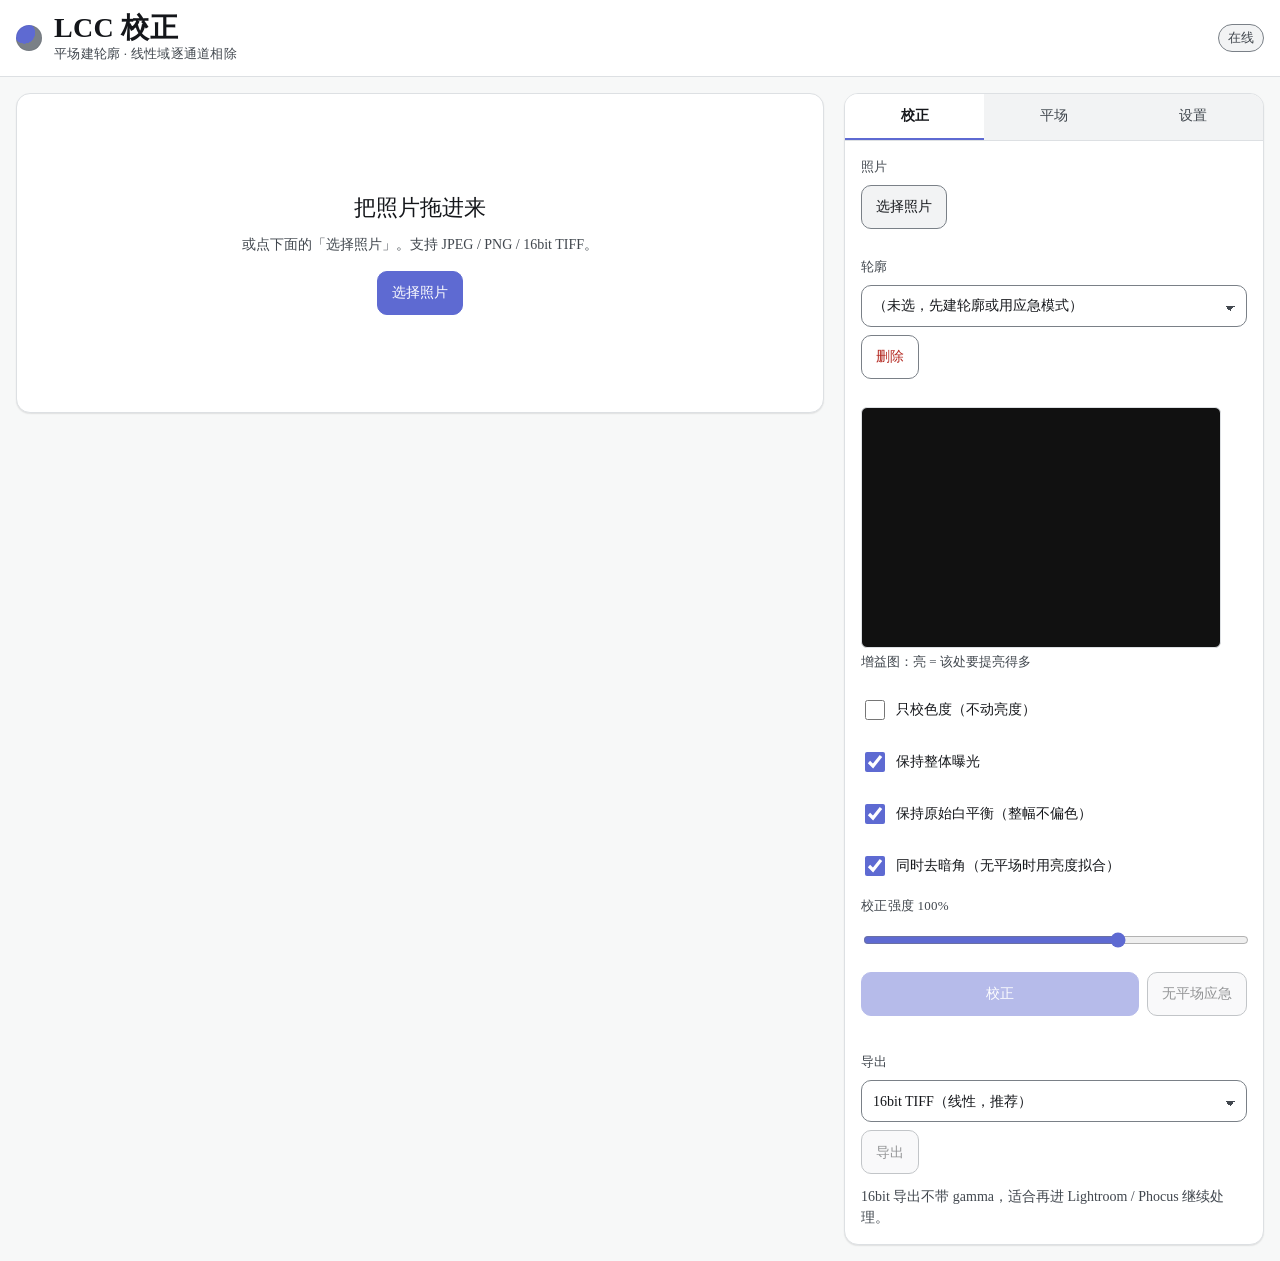
<file: index.html>
<!DOCTYPE html>
<html lang="zh-CN">
<head>
<meta charset="utf-8">
<meta name="viewport" content="width=device-width, initial-scale=1, viewport-fit=cover">
<title>LCC 校正 · 色偏与暗角</title>
<meta name="description" content="浏览器内完成镜头色偏与暗角校正：平场建轮廓，线性域逐通道相除。Mac 与手机都能用，离线可用。">
<meta name="theme-color" content="#f7f8f8">
<link rel="manifest" href="manifest.webmanifest">
<link rel="apple-touch-icon" href="icons/apple-touch-icon.png">
<meta name="apple-mobile-web-app-capable" content="yes">
<meta name="apple-mobile-web-app-status-bar-style" content="default">
<meta name="apple-mobile-web-app-title" content="LCC 校正">
<link rel="stylesheet" href="styles.css">
<link rel="stylesheet" href="tokens.css">
</head>
<body>

<header class="top">
  <div class="brand">
    <span class="mark" aria-hidden="true"></span>
    <div>
      <h1>LCC 校正</h1>
      <p class="sub">平场建轮廓 · 线性域逐通道相除</p>
    </div>
  </div>
  <div class="top-actions">
    <span id="netState" class="pill" title="离线也能用">在线</span>
    <button id="installBtn" class="btn ghost" hidden>安装到本机</button>
  </div>
</header>

<main class="layout">
  <section class="stage" aria-label="图像预览">
    <div id="emptyState" class="empty">
      <p class="empty-title">把照片拖进来</p>
      <p class="empty-hint">或点下面的「选择照片」。支持 JPEG / PNG / 16bit TIFF。</p>
      <button id="pickPhotoEmpty" class="btn primary">选择照片</button>
    </div>

    <div id="viewer" class="viewer" hidden>
      <div class="canvas-wrap">
        <canvas id="cvBefore" aria-label="校正前"></canvas>
        <canvas id="cvAfter" aria-label="校正后"></canvas>
        <div id="splitHandle" class="split-handle" title="拖动对比"></div>
        <span class="tag tag-before">校正前</span>
        <span class="tag tag-after">校正后</span>
        <span id="noResult" class="tag nores">未校正 · 左右是同一张</span>
      </div>
      <input id="split" class="split" type="range" min="0" max="100" value="50" aria-label="前后对比">
      <div class="viewer-meta">
        <span id="imgMeta" class="mono"></span>
        <span id="resultMeta" class="mono dim"></span>
      </div>
    </div>
  </section>

  <aside class="panel" aria-label="控制面板">
    <nav class="tabs" role="tablist">
      <button class="tab is-active" data-tab="correct" role="tab">校正</button>
      <button class="tab" data-tab="flat" role="tab">平场</button>
      <button class="tab" data-tab="settings" role="tab">设置</button>
    </nav>

    <!-- 校正 -->
    <section class="tab-panel is-active" data-panel="correct">
      <div class="field">
        <label class="label" for="photoInput">照片</label>
        <div class="row">
          <input id="photoInput" class="file" type="file" accept="image/*,.tif,.tiff">
          <button id="pickPhoto" class="btn">选择照片</button>
        </div>
        <p id="photoName" class="hint mono"></p>
      </div>

      <div class="field">
        <label class="label" for="profileSelect">轮廓</label>
        <div class="row">
          <select id="profileSelect" class="select"></select>
          <button id="deleteProfile" class="btn ghost danger" title="删除当前轮廓">删除</button>
        </div>
        <p id="profileMeta" class="hint mono"></p>
        <div class="gain-mini"><canvas id="cvGain2" width="360" height="240" aria-label="增益图（越亮表示增益越大）"></canvas>
          <span class="gain-cap">增益图：亮 = 该处要提亮得多</span></div>
        <div id="diag" class="diag" hidden></div>
      </div>

      <div class="field">
        <label class="switch">
          <input type="checkbox" id="chromaOnly">
          <span>只校色度（不动亮度）</span>
        </label>
        <label class="switch">
          <input type="checkbox" id="keepExposure" checked>
          <span>保持整体曝光</span>
        </label>
        <label class="switch">
          <input type="checkbox" id="keepWB" checked>
          <span>保持原始白平衡（整幅不偏色）</span>
        </label>
        <label class="switch">
          <input type="checkbox" id="fixVignette" checked>
          <span>同时去暗角（无平场时用亮度拟合）</span>
        </label>
        <label class="field">
          <span class="label">校正强度 <span id="strengthVal" class="mono">100%</span></span>
          <input id="strength" class="range" type="range" min="0" max="150" step="5" value="100">
        </label>
      </div>

      <div class="row gap">
        <button id="applyBtn" class="btn primary grow" disabled>校正</button>
        <button id="autoBtn" class="btn grow-0" title="没有平场时，用画面自身估色度渐变">无平场应急</button>
      </div>

      <p id="changeMeta" class="hint mono"></p>

      <div class="field">
        <label class="label">导出</label>
        <div class="row">
          <select id="exportFormat" class="select">
            <option value="tiff16">16bit TIFF（线性，推荐）</option>
            <option value="png">PNG（8bit）</option>
            <option value="jpeg">JPEG（8bit，质量 92）</option>
          </select>
          <button id="exportBtn" class="btn" disabled>导出</button>
        </div>
        <p class="hint">16bit 导出不带 gamma，适合再进 Lightroom / Phocus 继续处理。</p>
      </div>
    </section>

    <!-- 平场 -->
    <section class="tab-panel" data-panel="flat">
      <div class="field">
        <label class="label" for="flatInput">平场（同条件白场，建议 5 到 9 张）</label>
        <div class="row">
          <input id="flatInput" class="file" type="file" accept="image/*,.tif,.tiff" multiple>
          <button id="pickFlat" class="btn">选择平场</button>
        </div>
        <ul id="flatList" class="thumbs"></ul>
        <p id="flatMeta" class="hint mono"></p>
      </div>

      <details class="adv">
        <summary>高级参数</summary>
        <div class="grid2">
          <label class="field">
            <span class="label">模型</span>
            <select id="model" class="select">
              <option value="poly" selected>多项式（推荐）</option>
              <option value="grid">网格（更自由）</option>
            </select>
          </label>
          <label class="field">
            <span class="label">阶数</span>
            <select id="deg" class="select">
              <option value="3">3</option>
              <option value="4" selected>4</option>
              <option value="5">5</option>
              <option value="6">6</option>
            </select>
          </label>
          <label class="field">
            <span class="label">黑电平（三通道，0..1）</span>
            <input id="black" class="input mono" value="0,0,0" inputmode="decimal">
          </label>
          <label class="field">
            <span class="label">增益上限</span>
            <input id="gainMax" class="input mono" type="number" value="6" min="1" max="50" step="0.5">
          </label>
          <label class="field">
            <span class="label">平滑 sigma（0 关）</span>
            <input id="smooth" class="input mono" type="number" value="0" min="0" max="4" step="0.2">
          </label>
          <label class="field">
            <span class="label">轮廓名称</span>
            <input id="profileLabel" class="input" placeholder="35XL f/11 shift0">
          </label>
        </div>
      </details>

      <div class="row gap">
        <button id="buildBtn" class="btn primary grow" disabled>生成轮廓</button>
        <button id="saveBtn" class="btn grow-0" disabled>存入库</button>
      </div>

      <div id="gainBox" class="gain-box" hidden>
        <canvas id="cvGain" width="480" height="320"></canvas>
        <p id="gainMeta" class="mono dim"></p>
      </div>

      <div class="field">
        <label class="label">轮廓库</label>
        <ul id="library" class="library"></ul>
        <div class="row gap">
          <button id="importProfile" class="btn ghost">导入 JSON</button>
          <input id="importInput" class="file" type="file" accept="application/json,.json">
          <button id="exportProfile" class="btn ghost">导出 JSON</button>
        </div>
      </div>
    </section>

    <!-- 设置 -->
    <section class="tab-panel" data-panel="settings">
      <div class="field">
        <label class="label">处理尺寸上限</label>
        <select id="maxPixels" class="select">
          <option value="4000000">400 万像素（手机稳妥）</option>
          <option value="12000000" selected>1200 万像素</option>
          <option value="24000000">2400 万像素（桌面推荐）</option>
          <option value="48000000">4800 万像素（内存吃紧）</option>
        </select>
        <p class="hint">超过上限会等比缩小后处理。浏览器里处理 1 亿像素不现实；全尺寸请用桌面脚本版。</p>
      </div>
      <div class="field">
        <label class="label">装到 Mac / 手机</label>
        <p class="hint">Mac：Safari 或 Chrome 打开本页 → 菜单里选「安装」/「添加到程序坞」。<br>
        手机：Safari（iPhone）或 Chrome（Android）打开 → 分享 → 「添加到主屏幕」。<br>
        注意：手机要能装成可离线的 App，页面必须走 https（或本机 127.0.0.1）；局域网 http 只能加成书签。</p>
      </div>
      <div class="field">
        <label class="label">关于</label>
        <p class="hint">所有计算都在你的设备上完成，照片不会上传。轮廓是几十个系数的 JSON，可跨设备导入导出。</p>
        <p id="verLine" class="hint mono"></p>
      </div>
      <button id="clearCache" class="btn ghost danger">清空缓存并重载</button>
    </section>
  </aside>
</main>

<footer class="bottombar" aria-label="主操作">
  <button id="mobileFlat" class="btn ghost">平场</button>
  <button id="mobileBuild" class="btn" disabled>生成轮廓</button>
  <button id="mobileApply" class="btn primary" disabled>校正</button>
</footer>

<div id="toast" class="toast" role="status" aria-live="polite" hidden></div>
<div id="busy" class="busy" hidden><span class="spinner" aria-hidden="true"></span><span id="busyText">处理中</span></div>

<script src="lib/math.js"></script>
<script src="lib/codec.js"></script>
<script src="app.js"></script>
</body>
</html>
</file>
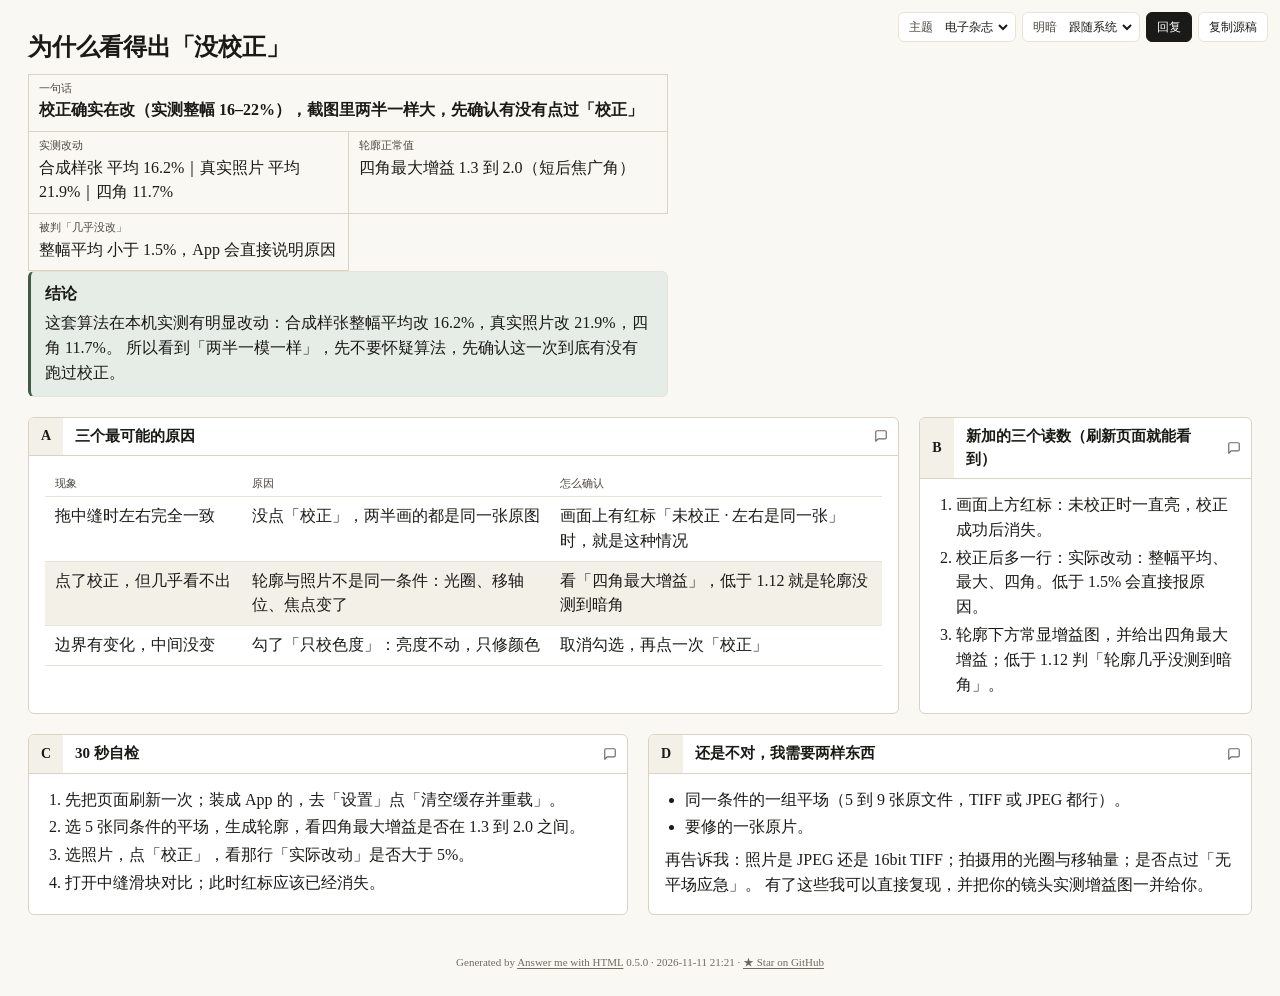
<file: diagnose.html>
<!doctype html>
<html lang="zh-CN" data-theme="editorial" data-mode="auto" data-style="80">
<head>
<meta charset="utf-8">
<meta name="viewport" content="width=device-width, initial-scale=1">
<meta name="generator" content="Answer me with HTML 0.5.0">
<title>为什么看得出「没校正」</title>
<style>
html[data-theme="blueprint"], html[data-theme="blueprint"][data-mode="light"] {
  --font-sans: -apple-system, BlinkMacSystemFont, "Segoe UI", "PingFang SC", "Hiragino Sans GB", "Microsoft YaHei", Roboto, "Helvetica Neue", Arial, sans-serif;
  --font-mono: ui-monospace, SFMono-Regular, "JetBrains Mono", Menlo, Consolas, "Liberation Mono", monospace;
  --radius: 0px;
  --shadow: none;
  --bw: 1.5px;
  --head-font: var(--font-sans);
  --bg: #f6f6f3;
  --paper: #ffffff;
  --ink: #16181d;
  --ink-2: #4b5260;
  --ink-3: #8b929e;
  --line: #1d2026;
  --line-2: #d6dae1;
  --fill: #f3f5f8;
  --accent: #1d5fbf;
  --accent-bg: #e4ecf8;
  --ok: #1d5fbf;
  --ok-bg: #e4ecf8;
  --err: #c62828;
  --err-bg: #fbeaea;
  --warn: #a8620a;
  --warn-bg: #fdf3e2;
  --head-bg: #16181d;
  --head-fg: #ffffff;
}
html[data-theme="blueprint"][data-mode="dark"] {
  --bg: #081322;
  --paper: #0d1c31;
  --ink: #e6edf7;
  --ink-2: #a9b8cc;
  --ink-3: #6b7f99;
  --line: #c9d6e8;
  --line-2: #23385a;
  --fill: #12253f;
  --accent: #6ea8ff;
  --accent-bg: #16305a;
  --ok: #6ea8ff;
  --ok-bg: #16305a;
  --err: #ff7070;
  --err-bg: #3b1620;
  --warn: #f0b14a;
  --warn-bg: #3a2a10;
  --head-bg: #e6edf7;
  --head-fg: #081322;
}
@media (prefers-color-scheme: dark) {
html[data-theme="blueprint"][data-mode="auto"] {
  --bg: #081322;
  --paper: #0d1c31;
  --ink: #e6edf7;
  --ink-2: #a9b8cc;
  --ink-3: #6b7f99;
  --line: #c9d6e8;
  --line-2: #23385a;
  --fill: #12253f;
  --accent: #6ea8ff;
  --accent-bg: #16305a;
  --ok: #6ea8ff;
  --ok-bg: #16305a;
  --err: #ff7070;
  --err-bg: #3b1620;
  --warn: #f0b14a;
  --warn-bg: #3a2a10;
  --head-bg: #e6edf7;
  --head-fg: #081322;
}
}

html[data-theme="shadcn"], html[data-theme="shadcn"][data-mode="light"] {
  --font-sans: -apple-system, BlinkMacSystemFont, "Segoe UI", "PingFang SC", "Hiragino Sans GB", "Microsoft YaHei", Roboto, "Helvetica Neue", Arial, sans-serif;
  --font-mono: ui-monospace, SFMono-Regular, "JetBrains Mono", Menlo, Consolas, "Liberation Mono", monospace;
  --radius: 8px;
  --shadow: 0 1px 2px 0 rgba(0,0,0,0.05);
  --bw: 1px;
  --head-font: var(--font-sans);
  --bg: #fafafa;
  --paper: #ffffff;
  --ink: #09090b;
  --ink-2: #71717a;
  --ink-3: #a1a1aa;
  --line: #e4e4e7;
  --line-2: #f0f0f2;
  --fill: #f4f4f5;
  --accent: #2563eb;
  --accent-bg: #eff6ff;
  --ok: #16a34a;
  --ok-bg: #f0fdf4;
  --err: #dc2626;
  --err-bg: #fef2f2;
  --warn: #d97706;
  --warn-bg: #fffbeb;
  --head-bg: #18181b;
  --head-fg: #fafafa;
}
html[data-theme="shadcn"][data-mode="dark"] {
  --bg: #09090b;
  --paper: #121215;
  --ink: #fafafa;
  --ink-2: #a1a1aa;
  --ink-3: #71717a;
  --line: #27272a;
  --line-2: #1c1c1f;
  --fill: #18181b;
  --accent: #60a5fa;
  --accent-bg: #172554;
  --ok: #4ade80;
  --ok-bg: #052e16;
  --err: #f87171;
  --err-bg: #450a0a;
  --warn: #fbbf24;
  --warn-bg: #451a03;
  --head-bg: #fafafa;
  --head-fg: #18181b;
}
@media (prefers-color-scheme: dark) {
html[data-theme="shadcn"][data-mode="auto"] {
  --bg: #09090b;
  --paper: #121215;
  --ink: #fafafa;
  --ink-2: #a1a1aa;
  --ink-3: #71717a;
  --line: #27272a;
  --line-2: #1c1c1f;
  --fill: #18181b;
  --accent: #60a5fa;
  --accent-bg: #172554;
  --ok: #4ade80;
  --ok-bg: #052e16;
  --err: #f87171;
  --err-bg: #450a0a;
  --warn: #fbbf24;
  --warn-bg: #451a03;
  --head-bg: #fafafa;
  --head-fg: #18181b;
}
}

html[data-theme="paper"], html[data-theme="paper"][data-mode="light"] {
  --font-sans: -apple-system, BlinkMacSystemFont, "Segoe UI", "PingFang SC", "Hiragino Sans GB", "Microsoft YaHei", Roboto, "Helvetica Neue", Arial, sans-serif;
  --font-mono: ui-monospace, SFMono-Regular, "JetBrains Mono", Menlo, Consolas, "Liberation Mono", monospace;
  --font-serif: "Iowan Old Style", "Palatino Linotype", Palatino, Georgia, "Songti SC", "STSong", "Noto Serif CJK SC", "Source Han Serif SC", serif;
  --radius: 2px;
  --shadow: none;
  --bw: 1px;
  --head-font: var(--font-serif);
  --bg: #f5f2ea;
  --paper: #fdfbf6;
  --ink: #1f1c17;
  --ink-2: #57514a;
  --ink-3: #8c867b;
  --line: #cbc3b4;
  --line-2: #e5dfd3;
  --fill: #f3eee4;
  --accent: #8c2f1e;
  --accent-bg: #f5e5df;
  --ok: #2e6a3b;
  --ok-bg: #e4efe5;
  --err: #a3251b;
  --err-bg: #f7e3e0;
  --warn: #7f5300;
  --warn-bg: #f6ecd6;
  --head-bg: #1f1c17;
  --head-fg: #fdfbf6;
}
html[data-theme="paper"][data-mode="dark"] {
  --bg: #15130f;
  --paper: #1c1a15;
  --ink: #ebe5d8;
  --ink-2: #b5ad9e;
  --ink-3: #7b7467;
  --line: #4a443a;
  --line-2: #2d2a24;
  --fill: #242119;
  --accent: #e59a7d;
  --accent-bg: #3a2219;
  --ok: #8cc79a;
  --ok-bg: #1c3122;
  --err: #f0928a;
  --err-bg: #3a1d1a;
  --warn: #e3b866;
  --warn-bg: #352a13;
  --head-bg: #ebe5d8;
  --head-fg: #15130f;
}
@media (prefers-color-scheme: dark) {
html[data-theme="paper"][data-mode="auto"] {
  --bg: #15130f;
  --paper: #1c1a15;
  --ink: #ebe5d8;
  --ink-2: #b5ad9e;
  --ink-3: #7b7467;
  --line: #4a443a;
  --line-2: #2d2a24;
  --fill: #242119;
  --accent: #e59a7d;
  --accent-bg: #3a2219;
  --ok: #8cc79a;
  --ok-bg: #1c3122;
  --err: #f0928a;
  --err-bg: #3a1d1a;
  --warn: #e3b866;
  --warn-bg: #352a13;
  --head-bg: #ebe5d8;
  --head-fg: #15130f;
}
}

html[data-theme="editorial"], html[data-theme="editorial"][data-mode="light"] {
  --font-sans: 'Source Han Serif SC','Source Han Serif','Noto Serif CJK SC','Songti SC','PT Serif','STIX Two Text','Arial Unicode MS',serif, -apple-system, BlinkMacSystemFont, "Segoe UI", "PingFang SC", "Hiragino Sans GB", "Microsoft YaHei", Roboto, "Helvetica Neue", Arial, sans-serif;
  --font-mono: 'SF Mono','IBM Plex Mono','Source Code Pro',ui-monospace,Menlo,'Source Han Serif SC','Noto Serif CJK SC','Songti SC','Arial Unicode MS',serif, ui-monospace, SFMono-Regular, "JetBrains Mono", Menlo, Consolas, "Liberation Mono", monospace;
  --radius: 6px;
  --shadow: none;
  --bw: 1.5px;
  --head-font: 'Source Han Serif SC','Source Han Serif','Noto Serif CJK SC','Songti SC',serif;
  --bg: #faf8f3;
  --paper: #ffffff;
  --ink: #1a1a17;
  --ink-2: #4a463f;
  --ink-3: #6f6a61;
  --line: #d9d3c6;
  --line-2: #e8e3d8;
  --fill: #f3f0e8;
  --accent: #9a3324;
  --accent-bg: #f0e2de;
  --ok: #3f5c46;
  --ok-bg: #e6ede7;
  --err: #8c2f22;
  --err-bg: #f7e6e2;
  --warn: #7d5c14;
  --warn-bg: #f5efdf;
  --head-bg: #f3f0e8;
  --head-fg: #1a1a17;
}
html[data-theme="editorial"][data-mode="dark"] {
  --bg: #14130f;
  --paper: #1c1b17;
  --ink: #eeeae0;
  --ink-2: #c9c3b6;
  --ink-3: #9a9488;
  --line: #3a3730;
  --line-2: #2a2822;
  --fill: #23211c;
  --accent: #d98b7a;
  --accent-bg: #3a2620;
  --ok: #8fb89b;
  --ok-bg: #1e2b23;
  --err: #e0907f;
  --err-bg: #3a231d;
  --warn: #d9bd76;
  --warn-bg: #332b18;
  --head-bg: #23211c;
  --head-fg: #eeeae0;
}
@media (prefers-color-scheme: dark) {
html[data-theme="editorial"][data-mode="auto"] {
  --bg: #14130f;
  --paper: #1c1b17;
  --ink: #eeeae0;
  --ink-2: #c9c3b6;
  --ink-3: #9a9488;
  --line: #3a3730;
  --line-2: #2a2822;
  --fill: #23211c;
  --accent: #d98b7a;
  --accent-bg: #3a2620;
  --ok: #8fb89b;
  --ok-bg: #1e2b23;
  --err: #e0907f;
  --err-bg: #3a231d;
  --warn: #d9bd76;
  --warn-bg: #332b18;
  --head-bg: #23211c;
  --head-fg: #eeeae0;
}
}

html:lang(zh-Hant)[data-theme][data-mode], html:lang(zh-TW)[data-theme][data-mode], html:lang(zh-HK)[data-theme][data-mode], html:lang(zh-MO)[data-theme][data-mode] {
  --font-sans: -apple-system, BlinkMacSystemFont, "Segoe UI", "PingFang TC", "Heiti TC", "Microsoft JhengHei", "Noto Sans CJK TC", "Noto Sans TC", "PingFang SC", "Microsoft YaHei", Roboto, "Helvetica Neue", Arial, sans-serif;
}

html:lang(ja)[data-theme][data-mode] {
  --font-sans: -apple-system, BlinkMacSystemFont, "Segoe UI", "Hiragino Sans", "Hiragino Kaku Gothic ProN", "Yu Gothic UI", "Yu Gothic", Meiryo, "Noto Sans CJK JP", "Noto Sans JP", "PingFang SC", "Microsoft YaHei", Roboto, "Helvetica Neue", Arial, sans-serif;
}

html:lang(he)[data-theme][data-mode] {
  --font-sans: -apple-system, BlinkMacSystemFont, "Segoe UI", "Noto Sans Hebrew", "Arial Hebrew", Arial, Roboto, "Helvetica Neue", sans-serif;
}

html:lang(zh-Hant)[data-theme="editorial"][data-mode], html:lang(zh-TW)[data-theme="editorial"][data-mode], html:lang(zh-HK)[data-theme="editorial"][data-mode], html:lang(zh-MO)[data-theme="editorial"][data-mode] {
  --font-sans: 'Source Han Serif SC','Source Han Serif','Noto Serif CJK SC','Songti SC','PT Serif','STIX Two Text','Arial Unicode MS',serif, -apple-system, BlinkMacSystemFont, "Segoe UI", "PingFang SC", "Hiragino Sans GB", "Microsoft YaHei", Roboto, "Helvetica Neue", Arial, sans-serif;
}

html:lang(ja)[data-theme="editorial"][data-mode] {
  --font-sans: 'Source Han Serif SC','Source Han Serif','Noto Serif CJK SC','Songti SC','PT Serif','STIX Two Text','Arial Unicode MS',serif, -apple-system, BlinkMacSystemFont, "Segoe UI", "PingFang SC", "Hiragino Sans GB", "Microsoft YaHei", Roboto, "Helvetica Neue", Arial, sans-serif;
}

html:lang(he)[data-theme="editorial"][data-mode] {
  --font-sans: 'Source Han Serif SC','Source Han Serif','Noto Serif CJK SC','Songti SC','PT Serif','STIX Two Text','Arial Unicode MS',serif, -apple-system, BlinkMacSystemFont, "Segoe UI", "PingFang SC", "Hiragino Sans GB", "Microsoft YaHei", Roboto, "Helvetica Neue", Arial, sans-serif;
}

/* Answer me with HTML base — uses theme variables only, never hard-coded colors (theme tokens and decorations: themes/<name>.js). Exception: the var() fallbacks of diagrams (flow / sequence) equal the blueprint light tokens, guarded by a test. */
*, *::before, *::after { box-sizing: border-box; }
html, body { margin: 0; padding: 0; }
body {
  background: var(--bg); color: var(--ink);
  font-family: var(--font-sans); font-size: 14px; line-height: 1.55;
  -webkit-font-smoothing: antialiased;
}
code, pre, kbd { font-family: var(--font-mono); }

/* ── Toolbar ─────────────────────────────── */
.am-toolbar {
  position: fixed; top: 12px; inset-inline-end: 12px; z-index: 10; display: flex; gap: 6px;
}
.am-btn {
  font: 12px/1 var(--font-sans); color: var(--ink); background: var(--paper);
  border: 1px solid var(--line-2); border-radius: var(--radius); padding: 7px 10px; cursor: pointer;
}
.am-btn:hover { border-color: var(--ink-3); }
.am-btn:focus-visible { outline: 2px solid var(--accent); outline-offset: 2px; }
/* Theme and mode lists: a label and a native select inside one button-like box */
.am-pick {
  display: flex; align-items: center; gap: 6px; font: 12px/1 var(--font-sans); color: var(--ink-2); background: var(--paper);
  border: 1px solid var(--line-2); border-radius: var(--radius); padding-block: 0; padding-inline: 10px 4px;
}
.am-pick:hover { border-color: var(--ink-3); }
.am-pick:focus-within { outline: 2px solid var(--accent); outline-offset: 2px; }
.am-pick select {
  font: inherit; color: var(--ink); background: transparent; border: 0; padding: 6px 2px; cursor: pointer; outline: none;
}
.am-pick option { color: var(--ink); background: var(--paper); }

/* ── Header ───────────────────────────────── */
.am-head { margin: 0 0 20px; padding-inline-end: 300px; }
.am-head h1 { margin: 0; font-size: 24px; line-height: 1.25; letter-spacing: -0.01em; }
.am-sub { margin: 4px 0 0; color: var(--ink-2); }
.am-head-meta { display: flex; flex-wrap: wrap; gap: 6px 18px; margin-top: 10px; font-size: 12px; color: var(--ink-2); }
.am-head-meta b { font-family: var(--font-mono); font-weight: 400; color: var(--ink-3); margin-inline-end: 6px; }
.am-intro { margin-top: 12px; max-width: 80ch; }

/* ── sheet template ────────────────────────── */
.am-sheet { max-width: 1680px; margin: 0 auto; padding: 32px 28px 40px; }
.am-frame { position: relative; }
.am-grid {
  display: grid; grid-template-columns: repeat(var(--cols, 3), minmax(0, 1fr));
  gap: 20px; align-items: start;
}
.am-ruler { display: none; }
.am-ruler span { flex: 1; display: flex; align-items: center; justify-content: center; }
.am-ruler--top, .am-ruler--bottom { left: 18px; right: 18px; height: 18px; }
.am-ruler--top { top: 0; }
.am-ruler--bottom { bottom: 0; }
.am-ruler--left, .am-ruler--right { top: 18px; bottom: 18px; width: 18px; flex-direction: column; }
.am-ruler--left { left: 0; }
.am-ruler--right { right: 0; }
.am-ruler--top span + span, .am-ruler--bottom span + span { border-inline-start: 1px solid var(--line); }
.am-ruler--left span + span, .am-ruler--right span + span { border-top: 1px solid var(--line); }

/* ── Panels ───────────────────────────────── */
.am-panel {
  background: var(--paper); border: var(--bw) solid var(--line); border-radius: var(--radius);
  box-shadow: var(--shadow); min-width: 0; overflow: hidden;
}
.am-panel-head {
  display: flex; align-items: stretch; gap: 0; border-bottom: var(--bw) solid var(--line); min-height: 34px;
}
.am-panel-id {
  display: flex; align-items: center; justify-content: center; min-width: 34px; padding: 0 8px;
  background: var(--head-bg); color: var(--head-fg); font-weight: 600; font-size: 14px;
}
.am-panel-head h2 { margin: 0; padding: 7px 12px; font-size: 15px; font-weight: 600; flex: 1; display: flex; align-items: center; }
.am-panel-meta { align-self: center; padding: 0 12px; font: 11px/1.3 var(--font-mono); color: var(--ink-2); text-align: end; }
.am-panel-body { padding: 14px 16px 16px; }
.am-panel-body > * + * { margin-top: 12px; }

/* ── Markdown body ───────────────────────── */
.am-md > :first-child { margin-top: 0; }
.am-md > :last-child { margin-bottom: 0; }
.am-md p { margin: 0 0 8px; }
.am-md ul, .am-md ol { margin: 0 0 8px; padding-inline-start: 20px; }
.am-md li + li { margin-top: 3px; }
.am-md h3, .am-md h4 { margin: 14px 0 6px; font-size: 13px; }
.am-md a { color: var(--accent); }
.am-md blockquote { margin: 0 0 8px; padding: 2px 12px; border-inline-start: 3px solid var(--line-2); color: var(--ink-2); }
.am-md :not(pre) > code { font-size: 0.9em; background: var(--fill); padding: 1px 5px; border-radius: 4px; }
.am-md hr { border: 0; border-top: 1px solid var(--line-2); margin: 12px 0; }
.am-md table { width: 100%; border-collapse: collapse; font-size: 13px; }
.am-md th {
  text-align: start; font: 11px/1.3 var(--font-mono); color: var(--ink-2); font-weight: 400;
  padding: 6px 10px; border-bottom: 1px solid var(--line-2);
}
/* th { text-align: start } outranks the align attribute from Markdown alignment, so restore right and center columns explicitly. */
.am-md th[align="right"] { text-align: right; }
.am-md th[align="center"] { text-align: center; }
.am-md td { padding: 7px 10px; border-bottom: 1px solid var(--line-2); vertical-align: top; }
.am-md tbody tr:nth-child(even) td { background: var(--fill); }
.am-table-wrap { overflow-x: auto; }
/* Images scale down to the panel and never past 70% of the window height, keeping their shape. */
.am-md img { max-width: 100%; max-height: 70vh; height: auto; }
.am-figure { margin: 0; text-align: center; }
.am-figure img { display: block; margin: 0 auto; border: 1px solid var(--line-2); border-radius: var(--radius); }
.am-figure figcaption { margin-top: 6px; font-size: 12px; line-height: 1.4; color: var(--ink-2); }
.am-code {
  margin: 0; padding: 12px 14px; background: var(--fill); border: 1px solid var(--line-2);
  border-radius: var(--radius); overflow-x: auto; font-size: 12.5px; line-height: 1.5;
}
/* Ask: a decision the reader makes; the suggested option starts selected */
.am-ask { margin: 10px 0; padding: 10px 12px 8px; border: 1px solid var(--line-2); border-radius: var(--radius); background: var(--fill); min-width: 0; }
/* The question floats inside the box, so a long question wraps like text instead of riding on the border */
.am-ask-q { float: left; width: 100%; padding: 0; margin-bottom: 4px; font-weight: 600; }
/* Two columns: the control, then the label, tag and note, which wrap under the label and never under the control */
.am-ask-opt { clear: both; display: grid; grid-template-columns: auto minmax(0, 1fr); column-gap: 8px; align-items: baseline; padding: 5px 2px; cursor: pointer; }
.am-ask-opt input { margin: 0; accent-color: var(--accent); position: relative; top: 2px; }
.am-ask-tag { display: inline-block; font-size: 11px; line-height: 1.5; color: var(--accent); border: 1px solid var(--accent); border-radius: 999px; padding: 0 6px; white-space: nowrap; }
.am-ask-note { display: block; color: var(--ink-2); }
/* Comment box under each panel, and the Reply sheet */
.am-comment-btn {
  display: flex; flex-shrink: 0; align-self: center; margin-block: 0; margin-inline: auto 6px; color: var(--ink-3); background: transparent;
  border: 1px solid transparent; border-radius: var(--radius); padding: 3px; cursor: pointer;
}
.am-panel-meta + .am-comment-btn { margin-inline-start: 0; }
.am-panel:hover .am-comment-btn, .am-comment-btn:focus-visible, .am-comment-btn[aria-expanded="true"] { border-color: var(--line-2); color: var(--ink-2); }
.am-panel .am-comment-btn.am-comment-btn--on { color: var(--accent); border-color: var(--accent); }
.am-panel--bare { position: relative; }
.am-panel--bare > .am-comment-btn { position: absolute; top: 4px; inset-inline-end: 0; }
.am-comment { padding: 0 14px 12px; }
.am-comment textarea, .am-reply textarea {
  width: 100%; font: 13px/1.5 var(--font-sans); color: var(--ink); background: var(--paper);
  border: 1px solid var(--line-2); border-radius: var(--radius); padding: 8px 10px; resize: vertical;
}
.am-comment textarea:focus-visible, .am-reply textarea:focus-visible { outline: 2px solid var(--accent); outline-offset: 1px; }
.am-btn--reply { color: var(--paper); background: var(--ink); border-color: var(--ink); }
.am-btn--reply:hover { opacity: .88; }
.am-reply {
  width: min(640px, calc(100vw - 32px)); padding: 16px; color: var(--ink); background: var(--paper);
  border: 1px solid var(--line-2); border-radius: var(--radius); box-shadow: 0 12px 40px rgba(0,0,0,.25);
}
.am-reply::backdrop { background: rgba(0,0,0,.35); }
.am-reply-head { display: flex; flex-wrap: wrap; align-items: baseline; gap: 4px 10px; margin-bottom: 10px; }
.am-reply-head span { color: var(--ink-2); font-size: 13px; }
.am-reply textarea { font-family: var(--font-mono); font-size: 12.5px; }
.am-reply-actions { display: flex; justify-content: flex-end; gap: 8px; margin-top: 10px; }
.am-reply .am-btn:disabled { opacity: .5; cursor: default; }
/* Code block: a header (title or path:lines, language, copy), then one span per line; numbered blocks show the line number in a gutter */
.am-codeblock { margin: 10px 0; min-width: 0; }
.am-codeblock .am-code { border-top-left-radius: 0; border-top-right-radius: 0; padding: 10px 0; }
.am-code-head {
  display: flex; align-items: center; gap: 8px; padding: 5px 6px 5px 12px; font: 12px/1.3 var(--font-sans); color: var(--ink-2);
  background: var(--paper); border: 1px solid var(--line-2); border-bottom: 0; border-radius: var(--radius) var(--radius) 0 0;
}
.am-code-title { font-family: var(--font-mono); overflow: hidden; text-overflow: ellipsis; white-space: nowrap; min-width: 0; }
.am-code-lang { margin-left: auto; color: var(--ink-3); text-transform: lowercase; }
.am-code-copy { font: 12px/1 var(--font-sans); color: var(--ink-2); background: transparent; border: 1px solid var(--line-2); border-radius: var(--radius); padding: 4px 8px; cursor: pointer; margin-left: auto; }
.am-code-lang + .am-code-copy { margin-left: 0; }
.am-code-copy:hover { border-color: var(--ink-3); color: var(--ink); }
.am-code-copy:focus-visible { outline: 2px solid var(--accent); outline-offset: 2px; }
.am-code code { display: block; min-width: max-content; }
.am-ln { display: block; padding: 0 14px; min-height: 1.5em; white-space: pre; }
.am-ln--hl { background: var(--accent-bg); box-shadow: inset 3px 0 0 var(--accent); }
.am-code--num .am-ln::before {
  content: attr(data-n); display: inline-block; width: 3.5ch; margin-right: 12px; text-align: right; color: var(--ink-3);
  user-select: none; -webkit-user-select: none;
}

/* ── Status badges ok / no / warn ──────────────── */
.am-status { white-space: nowrap; font-weight: 500; }
.am-status--ok { color: var(--ok); }
.am-status--no { color: var(--err); }
.am-status--warn { color: var(--warn); }
.am-status-icon { display: inline-block; width: 1.1em; font-weight: 700; }

/* ── callout ─────────────────────────────── */
.am-callout {
  border: 1px solid var(--line-2); border-inline-start: 3px solid var(--accent); background: var(--accent-bg);
  padding: 10px 14px; border-radius: var(--radius);
}
.am-callout--ok { border-inline-start-color: var(--ok); background: var(--ok-bg); }
.am-callout--warn { border-inline-start-color: var(--warn); background: var(--warn-bg); }
.am-callout--err { border-inline-start-color: var(--err); background: var(--err-bg); }
.am-callout-title { font-weight: 600; margin-bottom: 4px; }

/* ── kv title block ─────────────────────────── */
.am-kv {
  display: grid; grid-template-columns: repeat(var(--kv-cols, 2), minmax(0, 1fr)); margin: 0;
  border-top: var(--bw) solid var(--line); border-inline-start: var(--bw) solid var(--line);
}
.am-kv-cell { border-inline-end: var(--bw) solid var(--line); border-bottom: var(--bw) solid var(--line); padding: 6px 10px 8px; min-width: 0; }
.am-kv-cell--wide { grid-column: 1 / -1; }
.am-kv dt { font: 11px/1.4 var(--font-mono); color: var(--ink-2); }
.am-kv dd { margin: 2px 0 0; font-size: 14px; font-weight: 500; overflow-wrap: anywhere; }
.am-kv-cell--wide dd { font-size: 17px; font-weight: 600; }

/* ── timeline ────────────────────────────── */
.am-timeline { list-style: none; margin: 0; padding: 0; }
.am-timeline--h { display: grid; grid-template-columns: repeat(var(--n, 1), minmax(0, 1fr)); padding-top: 4px; }
.am-timeline--h li { position: relative; text-align: center; padding: 0 6px; }
.am-timeline--h li::before {
  content: ""; position: absolute; top: 31px; left: 0; right: 0; border-top: var(--bw) solid var(--line);
}
.am-timeline--h li:first-child::before { inset-inline-start: 50%; }
.am-timeline--h li:last-child::before { inset-inline-end: 50%; }
.am-tl-when { display: block; font-size: 15px; font-weight: 500; height: 24px; }
.am-tl-dot {
  position: relative; display: block; width: 11px; height: 11px; margin: 2px auto 8px;
  border: var(--bw) solid var(--line); border-radius: 50%; background: var(--paper);
}
.am-tl-item--hi .am-tl-dot { background: var(--accent); border-color: var(--accent); }
.am-tl-title { display: block; font-size: 12.5px; font-weight: 500; }
.am-tl-text { display: block; font-size: 12px; color: var(--ink-2); line-height: 1.45; }
.am-timeline--v li { position: relative; padding: 0 0 14px; padding-inline-start: 22px; }
.am-timeline--v li::before { content: ""; position: absolute; inset-inline-start: 5px; top: 6px; bottom: -6px; border-inline-start: var(--bw) solid var(--line-2); }
.am-timeline--v li:last-child::before { display: none; }
.am-timeline--v .am-tl-dot { position: absolute; inset-inline-start: 0; top: 4px; margin: 0; }
.am-timeline--v .am-tl-when { display: inline; height: auto; font: 12px var(--font-mono); color: var(--ink-2); margin-inline-end: 8px; }
.am-timeline--v .am-tl-title { display: inline; font-size: 14px; }
.am-timeline--v .am-tl-text { margin-top: 2px; }
/* .am-tl-wrap is the container (src/components/timeline.js): a horizontal timeline answers to the width it has, not to the width of the window, since a
   sheet puts panels two or three to a row. Below 560 px (about 90 px for each of the six items a timeline has by default) its dates
   wrap and the dots cover them, so it lays out like timeline v: line and dots at the start, text beside them. */
.am-tl-wrap { container-type: inline-size; }
@container (max-width: 560px) {
  .am-timeline--h { display: block; padding-top: 0; }
  .am-timeline--h li { text-align: start; padding: 0 0 14px; padding-inline-start: 22px; }
  .am-timeline--h li::before, .am-timeline--h li:first-child::before {
    top: 6px; bottom: -6px; inset-inline-start: 5px; inset-inline-end: auto; border-top: 0; border-inline-start: var(--bw) solid var(--line-2);
  }
  .am-timeline--h li:last-child::before { display: none; }
  .am-timeline--h .am-tl-dot { position: absolute; inset-inline-start: 0; top: 4px; margin: 0; }
  .am-timeline--h .am-tl-when { display: inline; height: auto; font: 12px var(--font-mono); color: var(--ink-2); margin-inline-end: 8px; }
  .am-timeline--h .am-tl-title { display: inline; font-size: 14px; }
  .am-timeline--h .am-tl-text { margin-top: 2px; }
}

/* ── annot sentence notes ──────────────────────── */
.am-annot + .am-annot { border-top: 1px solid var(--line-2); padding-top: 12px; }
.am-annot-head { display: flex; justify-content: space-between; gap: 12px; font-size: 13px; font-weight: 600; margin-bottom: 8px; }
.am-annot-meta { font: 11px var(--font-mono); font-weight: 400; color: var(--ink-2); }
.am-annot-scroll { overflow-x: auto; }
.am-annot-line {
  position: relative; display: inline-block; white-space: pre; font: 14px/1.6 var(--font-mono);
  padding-bottom: calc(var(--rows, 0) * 17px + 14px);
}
.am-annot-line--wrap { display: block; white-space: normal; padding-bottom: 10px; }
.am-annot-line--wrap .am-seg { white-space: nowrap; }
.am-seg { position: relative; }
.am-seg::after {
  content: ""; position: absolute; left: 1px; right: 1px; top: calc(100% + 1px); height: 5px;
  border: 1px solid var(--accent); border-top: 0;
}
.am-seg-n {
  position: absolute; inset-inline-start: 0; top: calc(100% + 8px + var(--row, 0) * 17px);
  font: 11px/16px var(--font-sans); color: var(--accent); white-space: nowrap;
}
.am-seg--err { color: var(--err); }
.am-seg--err::after { border-color: var(--err); }
.am-seg--err .am-seg-n { color: var(--err); }
.am-annot-caption { font-size: 12px; color: var(--ink-2); }

/* ── limits bars ───────────────────────── */
.am-lim + .am-lim { margin-top: 14px; }
.am-lim-head { display: flex; justify-content: space-between; gap: 12px; font-size: 13px; margin-bottom: 4px; }
.am-lim-val { font: 12px var(--font-mono); color: var(--accent); white-space: nowrap; }
.am-lim-track { position: relative; height: 12px; border: 1px solid var(--line-2); background: var(--fill); border-radius: calc(var(--radius) / 2); }
.am-lim-fill { position: absolute; inset-inline-start: 0; top: 0; bottom: 0; background: var(--accent-bg); border-inline-end: 1px solid var(--accent); }
.am-lim-mark { position: absolute; top: -4px; bottom: -4px; border-left: 2px solid var(--accent); }
.am-lim.is-over .am-lim-fill { background: var(--err-bg); border-inline-end-color: var(--err); }
.am-lim.is-over .am-lim-val { color: var(--err); }
.am-lim-ticks { position: relative; height: 16px; font: 10px/16px var(--font-mono); color: var(--ink-3); }
.am-lim-ticks span { position: absolute; transform: translateX(-50%); }
.am-lim-ticks span:first-child { transform: none; }
.am-lim-note { font-size: 11px; color: var(--ink-2); margin-inline-start: 6px; }

/* ── tree ─────────────────────────── */
.am-tree { font-size: 13px; }
.am-tree-root { display: flex; justify-content: center; position: relative; padding-bottom: 18px; }
.am-tree-root::after { content: ""; position: absolute; bottom: 0; left: 50%; height: 18px; border-left: var(--bw) solid var(--line); }
.am-tree-root--solo { padding-bottom: 12px; }
.am-tree-root--solo::after { display: none; }
.am-tree-box {
  border: var(--bw) solid var(--line); background: var(--paper); padding: 6px 14px; text-align: center;
  border-radius: var(--radius); font-weight: 600;
}
.am-tree-box small { display: block; font-weight: 400; color: var(--ink-2); font-size: 12px; }
.am-tree-box--root { background: var(--accent-bg); font-size: 15px; padding: 8px 28px; }
.am-tree-cols { display: grid; grid-template-columns: repeat(var(--n, 1), minmax(0, 1fr)); }
.am-tree-col { position: relative; padding: 18px 8px 0; min-width: 0; }
.am-tree-col::before { content: ""; position: absolute; top: 0; left: 0; right: 0; border-top: var(--bw) solid var(--line); }
.am-tree-col:first-child::before { inset-inline-start: 50%; }
.am-tree-col:last-child::before { inset-inline-end: 50%; }
.am-tree-col::after { content: ""; position: absolute; top: 0; left: 50%; height: 18px; border-left: var(--bw) solid var(--line); }
.am-tree-list, .am-tree-list ul { list-style: none; margin: 0; padding: 0; }
.am-tree-col > .am-tree-list { margin: 8px 0 0; margin-inline-start: 14px; }
.am-tree-list ul { margin-inline-start: 16px; }
.am-tree-list li { position: relative; padding: 3px 0; padding-inline-start: 18px; }
.am-tree-list li::before { content: ""; position: absolute; inset-inline-start: 0; top: 0.95em; width: 12px; border-top: 1px solid var(--ink-3); }
.am-tree-list li::after { content: ""; position: absolute; inset-inline-start: 0; top: 0; bottom: 0; border-inline-start: 1px solid var(--ink-3); }
.am-tree-list li:last-child::after { bottom: auto; height: 0.95em; }
.am-tree-tag { font: 11px var(--font-mono); color: var(--ink-3); margin-inline-end: 4px; }
.am-tree code { font: 12px var(--font-mono); }
.am-tree-sub { display: block; font-size: 11.5px; color: var(--ink-2); }
.am-tree-hi > .am-tree-label { color: var(--accent); font-weight: 600; }

/* ── Diagrams (flow / sequence) ───────────────── */
.am-diagram { margin: 0; overflow-x: auto; text-align: center; }
/* Embedded previews can lose html[data-theme]; the fallbacks keep diagrams readable, and defined theme variables still win. */
.am-diagram svg { max-width: 100%; height: auto; font-family: var(--font-sans, sans-serif); }
.am-diagram text { fill: var(--ink, #16181d); font-size: 13px; }
.am-node-shape { fill: var(--paper, #ffffff); stroke: var(--line, #1d2026); stroke-width: var(--bw, 1.5px); }
.am-node--hi .am-node-shape { fill: var(--accent-bg, #e4ecf8); stroke: var(--accent, #1d5fbf); }
.am-node--hi text { fill: var(--accent, #1d5fbf); font-weight: 600; }
.am-edge { fill: none; stroke: var(--ink-2, #4b5260); stroke-width: 1.3; }
.am-edge--dashed { stroke-dasharray: 5 4; }
.am-arrow { fill: var(--ink-2, #4b5260); }
.am-edge-label rect { fill: var(--paper, #ffffff); }
.am-diagram .am-edge-label text { fill: var(--accent, #1d5fbf); font-size: 11.5px; }
.am-cluster { fill: var(--fill, #f3f5f8); stroke: var(--line-2, #d6dae1); stroke-width: 1; stroke-dasharray: 4 3; }
.am-diagram .am-cluster-label { fill: var(--ink-2, #4b5260); font: 11px var(--font-mono, monospace); }
.am-lifeline { stroke: var(--ink-3, #8b929e); stroke-width: 1; stroke-dasharray: 4 4; }
.am-actor { fill: var(--paper, #ffffff); stroke: var(--line, #1d2026); stroke-width: var(--bw, 1.5px); }
.am-note { fill: var(--warn-bg, #fdf3e2); stroke: var(--warn, #a8620a); stroke-width: 1; }
.am-diagram .am-step { fill: var(--ink-3, #8b929e); font: 10px var(--font-mono, monospace); }

.am-diagram-expand {
  /* In flow and sticky: it sits at the end edge (right on a left-to-right page) and stays in view when the diagram scrolls sideways.
     It takes its own row above the drawing, so it never covers a node at the top-right corner of the drawing. */
  position: sticky; inset-inline-start: calc(100% - 36px); z-index: 2;
  display: flex; align-items: center; justify-content: center;
  width: 28px; height: 28px; padding: 0; margin: 0 0 4px; margin-inline: auto 8px;
  color: var(--ink-2); background: var(--paper);
  border: var(--bw, 1px) solid var(--line-2); border-radius: var(--radius);
  cursor: pointer; opacity: 0.72;
  transition: opacity 0.15s, color 0.15s, border-color 0.15s, background 0.15s;
}
.am-diagram:hover .am-diagram-expand,
.am-diagram-expand:focus-visible { opacity: 1; }
.am-diagram-expand:hover {
  opacity: 1; color: var(--ink); border-color: var(--accent); background: var(--fill);
}
.am-diagram-expand:focus-visible { outline: 2px solid var(--accent); outline-offset: 1px; }

/* ── Diagram Lightbox and Pan-Zoom Viewer ─────────── */
.am-lightbox {
  position: fixed; inset: 0; z-index: 1000;
  display: flex; flex-direction: column;
  touch-action: none;
}
.am-lightbox[hidden] { display: none !important; }

.am-lightbox-backdrop {
  position: absolute; inset: 0;
  background: rgba(0, 0, 0, 0.72);
  backdrop-filter: blur(6px);
  -webkit-backdrop-filter: blur(6px);
}

.am-lightbox-header {
  position: absolute; top: 12px; left: 24px; right: 24px; height: 36px;
  display: flex; align-items: center; justify-content: space-between;
  z-index: 10; pointer-events: none;
}
.am-lightbox-title {
  display: inline-flex; align-items: center; gap: 8px;
  color: rgba(255, 255, 255, 0.92);
  font: 13px/1 var(--font-sans, sans-serif); font-weight: 500;
  text-shadow: 0 1px 3px rgba(0, 0, 0, 0.6);
  pointer-events: auto;
  overflow: hidden; text-overflow: ellipsis; white-space: nowrap; max-width: 60vw;
}
.am-lightbox-title svg { stroke: rgba(255, 255, 255, 0.85); flex-shrink: 0; }
.am-lightbox-actions {
  display: flex; align-items: center; gap: 8px; pointer-events: auto;
}
.am-lightbox-close {
  width: 32px; height: 32px;
  background: var(--paper);
  border: var(--bw, 1px) solid var(--line-2);
  border-radius: 50%;
  color: var(--ink);
  font-size: 15px; line-height: 1;
  cursor: pointer;
  display: flex; align-items: center; justify-content: center;
  box-shadow: 0 4px 12px rgba(0, 0, 0, 0.25);
  transition: background 0.15s, color 0.15s, transform 0.15s, border-color 0.15s;
}
.am-lightbox-close:hover {
  color: var(--accent); border-color: var(--accent); background: var(--fill); transform: scale(1.05);
}
.am-lightbox-close:focus-visible { outline: 2px solid var(--accent); outline-offset: 1px; }

.am-lightbox-stage {
  position: absolute;
  top: 54px; bottom: 20px; left: 24px; right: 24px;
  background: var(--paper);
  border: var(--bw, 1px) solid var(--line-2);
  border-radius: max(var(--radius), 14px);
  box-shadow: 0 24px 64px rgba(0, 0, 0, 0.45);
  overflow: hidden;
  cursor: grab;
  user-select: none;
  -webkit-user-select: none;
}
.am-lightbox-stage.am-panning { cursor: grabbing; }

.am-lightbox-canvas {
  position: absolute; left: 0; top: 0;
  transform-origin: 0 0;
  will-change: transform;
  pointer-events: none;
}
.am-lightbox-canvas svg {
  max-width: none !important;
  max-height: none !important;
  display: block;
  font-family: var(--font-sans, sans-serif);
}

/* ── doc template ────────────────────────── */
.am-doc { max-width: 1120px; margin: 0 auto; padding: 40px 28px 64px; }
.am-doc-layout { display: grid; grid-template-columns: 200px minmax(0, 1fr); gap: 32px; align-items: start; }
.am-doc-layout--notoc { grid-template-columns: minmax(0, 1fr); max-width: 860px; }
.am-toc { position: sticky; top: 24px; font-size: 13px; }
.am-toc a { display: block; color: var(--ink-2); text-decoration: none; padding: 4px 0; padding-inline-start: 10px; border-inline-start: 2px solid var(--line-2); }
.am-toc a:hover { color: var(--ink); border-inline-start-color: var(--accent); }
.am-doc-body > .am-panel + .am-panel { margin-top: 20px; }

/* ── Responsive and print ─────────────────────────── */
@media (max-width: 1100px) {
  .am-grid { grid-template-columns: repeat(2, minmax(0, 1fr)); }
  .am-grid > .am-panel { grid-column: auto !important; }
  .am-grid > .am-panel.am-span-wide { grid-column: 1 / -1 !important; }
}
@media (max-width: 760px) {
  .am-sheet, .am-doc { padding: 56px 12px 24px; }
  .am-head { padding-inline-end: 0; }
  .am-grid { grid-template-columns: minmax(0, 1fr); }
  .am-grid > .am-panel.am-span-wide { grid-column: auto !important; }
  .am-doc-layout { grid-template-columns: minmax(0, 1fr); }
  .am-toc { position: static; }
  .am-tree-cols { grid-template-columns: minmax(0, 1fr); }
  /* Tables and diagrams keep their size: the wrapper scrolls horizontally when they overflow. A cell is never narrower than about
     two short words, so a phone does not stack them one per line. On wider screens the sheet layout (src/runtime/layout-dom.js)
     gives a table panel the width its columns read well at. */
  .am-md th, .am-md td { min-width: 8em; }
  .am-diagram svg { max-width: none; }
  .am-lightbox-header { top: 8px; left: 12px; right: 12px; }
  .am-lightbox-stage { top: 46px; bottom: 12px; left: 12px; right: 12px; border-radius: max(var(--radius), 10px); }
}
.am-colophon { text-align: center; padding: 0 0 28px; font: 11px var(--font-mono); color: var(--ink-3); }
.am-colophon a { color: inherit; text-decoration: underline; text-underline-offset: 2px; }

@media print {
  .am-toolbar, .am-diagram-expand, .am-lightbox, .am-code-copy, .am-comment-btn, .am-comment, .am-reply { display: none !important; }
  body { background: var(--paper); }
  .am-panel { break-inside: avoid; box-shadow: none; }
}
/* Printed on paper narrower than three columns, the two-column grid left a hole beside every panel next to a full-width one
   (a wide table, a wide diagram): one panel per row instead. */
@media print and (max-width: 1100px) {
  .am-grid { grid-template-columns: minmax(0, 1fr); }
  .am-grid > .am-panel { grid-column: auto !important; }
}
.am-panel--bare { border: 0; background: transparent; box-shadow: none; }
.am-panel--bare > .am-panel-body { padding: 0; }
.am-panel--bare .am-kv { background: var(--paper); }


html[data-theme="blueprint"] .am-frame { border: 1px solid var(--line); padding: 30px; }
html[data-theme="blueprint"] .am-frame::before {
  content: ""; position: absolute; inset: 18px; border: 1px solid var(--line); pointer-events: none;
}
html[data-theme="blueprint"] .am-ruler {
  display: flex; position: absolute; font: 10px/1 var(--font-mono); color: var(--ink-3);
}
@media (max-width: 760px) {
  html[data-theme="blueprint"] .am-frame { padding: 0; border: 0; }
  html[data-theme="blueprint"] .am-frame::before, html[data-theme="blueprint"] .am-ruler { display: none; }
}

html[data-theme="shadcn"] .am-panel-id { border-radius: 6px; min-width: 24px; height: 24px; margin: 9px 0 9px 14px; font-size: 12px; }
html[data-theme="shadcn"] .am-panel-head { border-bottom-width: 1px; }
html[data-theme="shadcn"] .am-kv { border-color: var(--line); border-radius: var(--radius); overflow: hidden; }

html[data-theme="paper"]:lang(zh-Hant)[data-mode], html[data-theme="paper"]:lang(zh-TW)[data-mode], html[data-theme="paper"]:lang(zh-HK)[data-mode], html[data-theme="paper"]:lang(zh-MO)[data-mode] { --font-serif: "Iowan Old Style", Palatino, Georgia, "Songti TC", "PMingLiU", "MingLiU", "Noto Serif CJK TC", "Noto Serif TC", "Source Han Serif TC", "Songti SC", serif; }
html[data-theme="paper"]:lang(ja)[data-mode] { --font-serif: "Iowan Old Style", Palatino, Georgia, "Hiragino Mincho ProN", "Yu Mincho", "Noto Serif CJK JP", "Noto Serif JP", "Songti SC", serif; }
html[data-theme="paper"]:lang(he)[data-mode] { --font-serif: "Iowan Old Style", Palatino, Georgia, "Noto Serif Hebrew", "Frank Ruehl CLM", David, "Times New Roman", serif; }
html[data-theme="paper"] .am-head h1, html[data-theme="paper"] .am-panel-head h2, html[data-theme="paper"] .am-md, html[data-theme="paper"] .am-intro, html[data-theme="paper"] .am-callout { font-family: var(--font-serif); }
html[data-theme="paper"] .am-head h1 { font-weight: 600; letter-spacing: 0; }
html[data-theme="paper"] .am-md p, html[data-theme="paper"] .am-md li, html[data-theme="paper"] .am-md blockquote, html[data-theme="paper"] .am-intro { font-size: 15.5px; line-height: 1.75; }
html[data-theme="paper"] .am-md p { margin-bottom: 12px; }
html[data-theme="paper"] .am-md table { font-family: var(--font-sans); }

html[data-theme="editorial"] body { font-size: 16px; }
html[data-theme="editorial"] .am-md p, html[data-theme="editorial"] .am-md li, html[data-theme="editorial"] .am-md blockquote { font-size: 16px; }
html[data-theme="editorial"] .am-md table { font-size: 16px; }
html[data-theme="editorial"] .am-kv dd { font-size: 16px; }
html[data-theme="editorial"] .am-md :not(pre) code { overflow-wrap: anywhere; word-break: break-word; }

</style>
</head>
<body>
<div class="am-toolbar" data-am-root-lang="zh-CN" data-am-root-theme="editorial" data-am-root-mode="auto" data-am-root-style="80">
<label class="am-pick">主题<select data-am="theme"><option value="blueprint">图纸</option><option value="shadcn">卡片</option><option value="paper">纸张</option><option value="editorial" selected>电子杂志</option></select></label>
<label class="am-pick">明暗<select data-am="mode"><option value="auto" selected>跟随系统</option><option value="light">亮</option><option value="dark">暗</option></select></label>
<button class="am-btn am-btn--reply" type="button" data-am="reply" data-ui="{&quot;button&quot;:&quot;回复&quot;,&quot;comment&quot;:&quot;评论&quot;,&quot;commentHint&quot;:&quot;对这个面板的意见&quot;,&quot;title&quot;:&quot;你的回复&quot;,&quot;hint&quot;:&quot;复制后粘贴到对话里。&quot;,&quot;copy&quot;:&quot;复制回复&quot;,&quot;close&quot;:&quot;关闭&quot;,&quot;suggested&quot;:&quot;建议&quot;,&quot;empty&quot;:&quot;先选择选项，或在面板上写评论。&quot;,&quot;decisions&quot;:&quot;决定&quot;,&quot;comments&quot;:&quot;评论&quot;,&quot;confirmed&quot;:&quot;确认了建议&quot;,&quot;untouched&quot;:&quot;未作答，保留建议&quot;,&quot;was&quot;:&quot;原为&quot;,&quot;typed&quot;:&quot;以 \&quot;&gt;\&quot; 开头的行是读者输入的文字。&quot;,&quot;done&quot;:&quot;已复制 ✓&quot;}">回复</button>
<button class="am-btn" type="button" data-am="copy" data-done="已复制 ✓">复制源稿</button>
</div>
<main class="am-sheet">
<header class="am-head"><h1>为什么看得出「没校正」</h1><div class="am-intro am-md"><dl class="am-kv" style="--kv-cols: 2"><div class="am-kv-cell am-kv-cell--wide"><dt>一句话</dt><dd>校正确实在改（实测整幅 16–22%），截图里两半一样大，先确认有没有点过「校正」</dd></div><div class="am-kv-cell"><dt>实测改动</dt><dd>合成样张 平均 16.2%｜真实照片 平均 21.9%｜四角 11.7%</dd></div><div class="am-kv-cell"><dt>轮廓正常值</dt><dd>四角最大增益 1.3 到 2.0（短后焦广角）</dd></div><div class="am-kv-cell"><dt>被判「几乎没改」</dt><dd>整幅平均 小于 1.5%，App 会直接说明原因</dd></div></dl>
<div class="am-callout am-callout--ok" role="note"><div class="am-callout-title">结论</div><div class="am-callout-body am-md"><p>这套算法在本机实测有明显改动：合成样张整幅平均改 16.2%，真实照片改 21.9%，四角 11.7%。
所以看到「两半一模一样」，先不要怀疑算法，先确认这一次到底有没有跑过校正。</p>
</div></div></div></header>
<div class="am-frame">
<div class="am-ruler am-ruler--top" aria-hidden="true"><span>1</span><span>2</span><span>3</span><span>4</span><span>5</span><span>6</span><span>7</span><span>8</span></div><div class="am-ruler am-ruler--bottom" aria-hidden="true"><span>1</span><span>2</span><span>3</span><span>4</span><span>5</span><span>6</span><span>7</span><span>8</span></div><div class="am-ruler am-ruler--left" aria-hidden="true"><span>A</span><span>B</span><span>C</span><span>D</span></div><div class="am-ruler am-ruler--right" aria-hidden="true"><span>A</span><span>B</span><span>C</span><span>D</span></div>
<div class="am-grid" style="--cols: 3">
<section class="am-panel" id="panel-A">
<header class="am-panel-head"><span class="am-panel-id">A</span><h2>三个最可能的原因</h2></header>
<div class="am-panel-body"><div class="am-md"><div class="am-table-wrap"><table>
<thead>
<tr>
<th>现象</th>
<th>原因</th>
<th>怎么确认</th>
</tr>
</thead>
<tbody><tr>
<td>拖中缝时左右完全一致</td>
<td>没点「校正」，两半画的都是同一张原图</td>
<td>画面上有红标「未校正 · 左右是同一张」时，就是这种情况</td>
</tr>
<tr>
<td>点了校正，但几乎看不出</td>
<td>轮廓与照片不是同一条件：光圈、移轴位、焦点变了</td>
<td>看「四角最大增益」，低于 1.12 就是轮廓没测到暗角</td>
</tr>
<tr>
<td>边界有变化，中间没变</td>
<td>勾了「只校色度」：亮度不动，只修颜色</td>
<td>取消勾选，再点一次「校正」</td>
</tr>
</tbody></table></div>
</div></div>
</section>
<section class="am-panel" id="panel-B">
<header class="am-panel-head"><span class="am-panel-id">B</span><h2>新加的三个读数（刷新页面就能看到）</h2></header>
<div class="am-panel-body"><div class="am-md"><ol>
<li>画面上方红标：未校正时一直亮，校正成功后消失。</li>
<li>校正后多一行：实际改动：整幅平均、最大、四角。低于 1.5% 会直接报原因。</li>
<li>轮廓下方常显增益图，并给出四角最大增益；低于 1.12 判「轮廓几乎没测到暗角」。</li>
</ol>
</div></div>
</section>
<section class="am-panel" id="panel-C">
<header class="am-panel-head"><span class="am-panel-id">C</span><h2>30 秒自检</h2></header>
<div class="am-panel-body"><div class="am-md"><ol>
<li>先把页面刷新一次；装成 App 的，去「设置」点「清空缓存并重载」。</li>
<li>选 5 张同条件的平场，生成轮廓，看四角最大增益是否在 1.3 到 2.0 之间。</li>
<li>选照片，点「校正」，看那行「实际改动」是否大于 5%。</li>
<li>打开中缝滑块对比；此时红标应该已经消失。</li>
</ol>
</div></div>
</section>
<section class="am-panel am-span-wide" id="panel-D" style="grid-column: span 3">
<header class="am-panel-head"><span class="am-panel-id">D</span><h2>还是不对，我需要两样东西</h2></header>
<div class="am-panel-body"><div class="am-md"><ul>
<li>同一条件的一组平场（5 到 9 张原文件，TIFF 或 JPEG 都行）。</li>
<li>要修的一张原片。</li>
</ul>
<p>再告诉我：照片是 JPEG 还是 16bit TIFF；拍摄用的光圈与移轴量；是否点过「无平场应急」。
有了这些我可以直接复现，并把你的镜头实测增益图一并给你。</p>
</div></div>
</section>
</div>
</div>
</main>
<footer class="am-colophon">Generated by <a href="https://github.com/QingYunA/answer-me-with-html" target="_blank" rel="noopener">Answer me with HTML</a> 0.5.0 · 2026-11-11 21:21 · <a href="https://github.com/QingYunA/answer-me-with-html" target="_blank" rel="noopener">★ Star on GitHub</a></footer>
<textarea id="am-source" hidden readonly aria-hidden="true"># 为什么看得出「没校正」

```kv cols=2
* 一句话: 校正确实在改（实测整幅 16–22%），截图里两半一样大，先确认有没有点过「校正」
实测改动: 合成样张 平均 16.2%｜真实照片 平均 21.9%｜四角 11.7%
轮廓正常值: 四角最大增益 1.3 到 2.0（短后焦广角）
被判「几乎没改」: 整幅平均 小于 1.5%，App 会直接说明原因
```

```callout ok 结论
这套算法在本机实测有明显改动：合成样张整幅平均改 16.2%，真实照片改 21.9%，四角 11.7%。
所以看到「两半一模一样」，先不要怀疑算法，先确认这一次到底有没有跑过校正。
```

## 三个最可能的原因

| 现象 | 原因 | 怎么确认 |
|---|---|---|
| 拖中缝时左右完全一致 | 没点「校正」，两半画的都是同一张原图 | 画面上有红标「未校正 · 左右是同一张」时，就是这种情况 |
| 点了校正，但几乎看不出 | 轮廓与照片不是同一条件：光圈、移轴位、焦点变了 | 看「四角最大增益」，低于 1.12 就是轮廓没测到暗角 |
| 边界有变化，中间没变 | 勾了「只校色度」：亮度不动，只修颜色 | 取消勾选，再点一次「校正」 |

## 新加的三个读数（刷新页面就能看到）

1. 画面上方红标：未校正时一直亮，校正成功后消失。
2. 校正后多一行：实际改动：整幅平均、最大、四角。低于 1.5% 会直接报原因。
3. 轮廓下方常显增益图，并给出四角最大增益；低于 1.12 判「轮廓几乎没测到暗角」。

## 30 秒自检

1. 先把页面刷新一次；装成 App 的，去「设置」点「清空缓存并重载」。
2. 选 5 张同条件的平场，生成轮廓，看四角最大增益是否在 1.3 到 2.0 之间。
3. 选照片，点「校正」，看那行「实际改动」是否大于 5%。
4. 打开中缝滑块对比；此时红标应该已经消失。

## 还是不对，我需要两样东西

- 同一条件的一组平场（5 到 9 张原文件，TIFF 或 JPEG 都行）。
- 要修的一张原片。

再告诉我：照片是 JPEG 还是 16bit TIFF；拍摄用的光圈与移轴量；是否点过「无平场应急」。
有了这些我可以直接复现，并把你的镜头实测增益图一并给你。
</textarea>
<script>
(() => {
  const root = document.documentElement;
  // A host that serves this page inside its own document leaves the real root without the page's settings. The toolbar keeps a copy;
  // set back what the root lacks, before anything below reads the root. A root's own value, even an empty one, is never replaced.
  const carrier = document.querySelector('.am-toolbar');
  for (const [attr, key] of [['lang', 'data-am-root-lang'], ['dir', 'data-am-root-dir'], ['data-theme', 'data-am-root-theme'], ['data-mode', 'data-am-root-mode'], ['data-style', 'data-am-root-style']]) {
    if (root.getAttribute(attr) === null && carrier?.getAttribute(key) != null) root.setAttribute(attr, carrier.getAttribute(key));
  }
  // Each toolbar list sets one root attribute; its options name the values, so the runtime names no theme or mode.
  for (const [name, attr] of [['theme', 'data-theme'], ['mode', 'data-mode']]) {
    const select = document.querySelector(`select[data-am="${name}"]`);
    if (!select) continue;
    select.value = root.getAttribute(attr);
    select.addEventListener('change', () => root.setAttribute(attr, select.value));
  }

  const copyText = async (text) => {
    try {
      await navigator.clipboard.writeText(text);
    } catch {
      const ta = Object.assign(document.createElement('textarea'), { value: text });
      document.body.append(ta);
      ta.select();
      document.execCommand('copy');
      ta.remove();
    }
  };
  // The button reads its label from data-done for a moment after a copy.
  const flash = (btn) => {
    const original = btn.textContent;
    btn.textContent = btn.dataset.done;
    setTimeout(() => { btn.textContent = original; }, 1400);
  };

  const copyBtn = document.querySelector('[data-am="copy"]');
  copyBtn?.addEventListener('click', async () => {
    const nodes = document.querySelectorAll('#am-source');
    await copyText(nodes[nodes.length - 1]?.value ?? '');
    flash(copyBtn);
  });

  // Each code block copies its own lines, without the line numbers.
  for (const btn of document.querySelectorAll('[data-am="copy-code"]')) {
    btn.addEventListener('click', async () => {
      const lines = btn.closest('.am-codeblock')?.querySelectorAll('.am-ln') ?? [];
      await copyText([...lines].map((l) => l.textContent).join('\n'));
      flash(btn);
    });
  }

  // ── Diagram Lightbox & Pan-Zoom Viewer ─────────────
  const diagrams = document.querySelectorAll('.am-diagram:not(.am-lightbox-canvas)');
  const lb = document.querySelector('.am-lightbox');
  if (diagrams.length && lb) {
    const backdrop = lb.querySelector('.am-lightbox-backdrop');
    const titleText = lb.querySelector('.am-lightbox-title-text');
    const stage = lb.querySelector('.am-lightbox-stage');
    const canvas = lb.querySelector('.am-lightbox-canvas');
    const closeBtn = lb.querySelector('.am-lightbox-close');
    const expandLabel = lb.getAttribute('data-expand') || 'Expand diagram';

    let scale = 1, x = 0, y = 0, fitScale = 1, curVw = 800, curVh = 600;
    let isDragging = false, activePointerId = null, startX = 0, startY = 0, origX = 0, origY = 0;
    let lastTrigger = null;

    const apply = () => {
      canvas.style.transform = `translate3d(${x.toFixed(2)}px, ${y.toFixed(2)}px, 0) scale(${scale.toFixed(4)})`;
    };

    const zoomTo = (newScale, pivotX, pivotY) => {
      newScale = Math.max(0.2, Math.min(6.0, newScale));
      if (Math.abs(newScale - scale) < 0.0001) return;
      const r = newScale / scale;
      x = pivotX - (pivotX - x) * r;
      y = pivotY - (pivotY - y) * r;
      scale = newScale;
      apply();
    };

    const open = (diag, trigger) => {
      const svg = [...diag.children].find((el) => el.tagName.toLowerCase() === 'svg');
      if (!svg) return;
      lastTrigger = trigger;

      const panel = diag.closest('.am-panel');
      const panelTitle = panel?.querySelector('.am-panel-head h2')?.textContent?.trim() || panel?.querySelector('h2')?.textContent?.trim() || lb.getAttribute('aria-label') || 'Diagram viewer';
      if (titleText) titleText.textContent = panelTitle;

      const clone = svg.cloneNode(true);
      const defElements = clone.querySelectorAll('[id]');
      if (defElements.length) {
        const idMap = new Map();
        defElements.forEach((el, i) => {
          const oldId = el.id;
          const newId = `${oldId}-lb-${i}`;
          idMap.set(oldId, newId);
          el.id = newId;
        });
        const urlAttrs = ['marker-start', 'marker-mid', 'marker-end', 'fill', 'stroke', 'filter', 'clip-path', 'mask'];
        clone.querySelectorAll('*').forEach((el) => {
          for (const attr of urlAttrs) {
            const val = el.getAttribute(attr);
            if (val && val.startsWith('url(#')) {
              const id = val.slice(5, -1);
              if (idMap.has(id)) el.setAttribute(attr, `url(#${idMap.get(id)})`);
            }
          }
          const href = el.getAttribute('href') || el.getAttribute('xlink:href');
          if (href && href.startsWith('#')) {
            const id = href.slice(1);
            if (idMap.has(id)) {
              if (el.hasAttribute('href')) el.setAttribute('href', `#${idMap.get(id)}`);
              if (el.hasAttribute('xlink:href')) el.setAttribute('xlink:href', `#${idMap.get(id)}`);
            }
          }
        });
      }

      const vb = svg.viewBox?.baseVal;
      curVw = (vb && vb.width > 0) ? vb.width : (parseFloat(svg.getAttribute('width')) || svg.clientWidth || 800);
      curVh = (vb && vb.height > 0) ? vb.height : (parseFloat(svg.getAttribute('height')) || svg.clientHeight || 600);
      clone.style.width = `${curVw}px`;
      clone.style.height = `${curVh}px`;
      canvas.innerHTML = '';
      canvas.append(clone);
      lb.removeAttribute('hidden');
      document.body.style.overflow = 'hidden';

      const rect = stage.getBoundingClientRect();
      const pad = 48;
      const availW = Math.max(100, rect.width - pad * 2);
      const availH = Math.max(100, rect.height - pad * 2);
      fitScale = Math.min(availW / curVw, availH / curVh, 1.0);
      scale = fitScale;
      x = (rect.width - curVw * scale) / 2;
      y = (rect.height - curVh * scale) / 2;
      apply();
      closeBtn.focus();
    };

    const close = () => {
      if (lb.hasAttribute('hidden')) return;
      lb.setAttribute('hidden', '');
      canvas.innerHTML = '';
      document.body.style.overflow = '';
      lastTrigger?.focus();
    };

    stage.addEventListener('wheel', (e) => {
      e.preventDefault();
      const rect = stage.getBoundingClientRect();
      const dy = e.deltaMode === 1 ? e.deltaY * 16 : (e.deltaMode === 2 ? e.deltaY * 400 : e.deltaY);
      const factor = Math.exp(-Math.max(-200, Math.min(200, dy)) * 0.0015);
      zoomTo(scale * factor, e.clientX - rect.left, e.clientY - rect.top);
    }, { passive: false });

    stage.addEventListener('pointerdown', (e) => {
      if (e.button !== 0 || isDragging) return;
      isDragging = true;
      activePointerId = e.pointerId;
      startX = e.clientX;
      startY = e.clientY;
      origX = x;
      origY = y;
      stage.setPointerCapture(e.pointerId);
      stage.classList.add('am-panning');
    });

    stage.addEventListener('pointermove', (e) => {
      if (!isDragging || e.pointerId !== activePointerId) return;
      x = origX + (e.clientX - startX);
      y = origY + (e.clientY - startY);
      apply();
    });

    const endDrag = (e) => {
      if (!isDragging || e.pointerId !== activePointerId) return;
      isDragging = false;
      activePointerId = null;
      stage.classList.remove('am-panning');
      try { stage.releasePointerCapture(e.pointerId); } catch {}
    };
    stage.addEventListener('pointerup', endDrag);
    stage.addEventListener('pointercancel', endDrag);

    stage.addEventListener('dblclick', () => {
      const rect = stage.getBoundingClientRect();
      scale = fitScale;
      x = (rect.width - curVw * scale) / 2;
      y = (rect.height - curVh * scale) / 2;
      apply();
    });

    closeBtn.addEventListener('click', close);
    backdrop.addEventListener('click', close);
    window.addEventListener('keydown', (e) => {
      if (e.key === 'Escape' && !lb.hasAttribute('hidden')) close();
    });

    lb.addEventListener('keydown', (e) => {
      if (e.key !== 'Tab') return;
      const focusables = lb.querySelectorAll('button:not([disabled]), [tabindex]:not([tabindex="-1"])');
      if (!focusables.length) return;
      const first = focusables[0];
      const last = focusables[focusables.length - 1];
      if (e.shiftKey && document.activeElement === first) {
        e.preventDefault();
        last.focus();
      } else if (!e.shiftKey && document.activeElement === last) {
        e.preventDefault();
        first.focus();
      }
    });

    const expandSvg = '<svg width="14" height="14" viewBox="0 0 24 24" fill="none" stroke="currentColor" stroke-width="2" stroke-linecap="round" stroke-linejoin="round" aria-hidden="true"><polyline points="15 3 21 3 21 9"></polyline><polyline points="9 21 3 21 3 15"></polyline><line x1="21" y1="3" x2="14" y2="10"></line><line x1="3" y1="21" x2="10" y2="14"></line></svg>';
    diagrams.forEach((diag) => {
      const btn = document.createElement('button');
      btn.type = 'button';
      btn.className = 'am-diagram-expand';
      btn.title = expandLabel;
      btn.setAttribute('aria-label', expandLabel);
      btn.innerHTML = expandSvg;
      btn.addEventListener('click', () => open(diag, btn));
      diag.prepend(btn);
    });
  }
})();
(() => {
// The reply a reader copies from the page: one Markdown text with the decisions and the panel comments.
// A plain ES module for tests; the page gets it with its `export` keyword dropped (src/runtime/compose.js).
// decisions: [{ panel, question, picked: [label], suggested: [label], touched }]; comments: [{ panel, title, text }].
// Comment text is quoted line by line, so text the reader typed cannot pass as part of the structure.
// rtl: the page reads right to left, so the arrow before each answer points left, the way the text runs.
function replyText({ title, decisions, comments, ui, rtl = false }) {
  const arrow = rtl ? '←' : '→';
  const out = [`# Re: ${title}`];
  if (decisions.length) {
    out.push('', `## ${ui.decisions}`);
    decisions.forEach((d, i) => {
      const answer = d.picked.length ? d.picked.map((l) => `**${l}**`).join(', ') : '**—**';
      const same = d.picked.length === d.suggested.length && d.picked.every((l) => d.suggested.includes(l));
      const why = same ? (d.touched ? ui.confirmed : ui.untouched) : `${ui.was}: ${d.suggested.join(', ') || '—'}`;
      out.push(`${i + 1}. [${d.panel}] ${d.question}`, `   ${arrow} ${answer} _(${why})_`);
    });
  }
  const written = comments.filter((c) => c.text.trim());
  if (written.length) {
    out.push('', `## ${ui.comments}`);
    for (const c of written) {
      out.push(`- **${c.panel} · ${c.title}**`, ...c.text.trim().split('\n').map((l) => `  > ${l}`));
    }
    out.push('', `_${ui.typed}_`);
  }
  return `${out.join('\n')}\n`;
}

// Answer on the page: every panel gets a Comment box, and the Reply button collects the ask answers and the comments
// into one Markdown reply (replyText) to copy back to the agent. Answers and comments stay in localStorage across reloads.
const replyBtn = document.querySelector('[data-am="reply"]');
const COMMENT_ICON = '<svg width="14" height="14" viewBox="0 0 24 24" fill="none" stroke="currentColor" stroke-width="2" stroke-linecap="round" stroke-linejoin="round" aria-hidden="true"><path d="M21 15a2 2 0 0 1-2 2H7l-4 4V5a2 2 0 0 1 2-2h14a2 2 0 0 1 2 2z"></path></svg>';
if (replyBtn) {
  const ui = JSON.parse(replyBtn.dataset.ui);
  const storeKey = `am-reply:${location.pathname}`;
  const panels = [...document.querySelectorAll('.am-panel')];
  const asks = [...document.querySelectorAll('.am-ask')];
  // Answers are saved by question text, so they still match after am patch has renumbered the asks.
  // Page text without the word joiners a right-to-left page puts after a Hebrew prefix hyphen (src/bidi.js): the reply and the saved
  // answers hold the text as the draft wrote it.
  const WJ = new RegExp(String.fromCharCode(0x2060), 'g');
  const textOf = (el) => el?.textContent.replace(WJ, '').trim();
  const keyOf = (ask) => textOf(ask.querySelector('legend')) ?? ask.dataset.ask;
  const touched = new Set();
  const boxes = new Map();

  const load = () => {
    try {
      return JSON.parse(localStorage.getItem(storeKey)) || {};
    } catch {
      return {};
    }
  };
  const save = () => {
    const state = {
      asks: Object.fromEntries(asks.map((a) => [keyOf(a), { picked: picked(a), touched: touched.has(a) }])),
      comments: Object.fromEntries([...boxes].map(([id, box]) => [id, box.value]).filter(([, text]) => text.trim())),
    };
    try {
      localStorage.setItem(storeKey, JSON.stringify(state));
    } catch {
      // Storage may be off (private window, file:// policy); answers then last until the page closes.
    }
  };
  const picked = (ask) => [...ask.querySelectorAll('input')].filter((i) => i.checked).map((i) => i.value);
  const panelOf = (el) => {
    const panel = el.closest('.am-panel');
    return { id: panel?.id.replace(/^panel-/, '') ?? '', title: textOf(panel?.querySelector('.am-panel-head h2')) ?? '' };
  };

  const saved = load();
  for (const ask of asks) {
    const inputs = [...ask.querySelectorAll('input')];
    const state = saved.asks?.[keyOf(ask)];
    // A saved answer applies only while every picked option still exists on the page.
    if (state && state.picked.every((v) => inputs.some((i) => i.value === v))) {
      for (const input of inputs) input.checked = state.picked.includes(input.value);
      if (state.touched) touched.add(ask);
    }
    // A click counts even on the option that is already picked: the reader confirms the suggestion.
    const answer = () => {
      touched.add(ask);
      save();
    };
    ask.addEventListener('change', answer);
    ask.addEventListener('click', (e) => { if (e.target.matches('input')) answer(); });
  }

  for (const panel of panels) {
    const id = panel.id.replace(/^panel-/, '');
    // An icon only: narrow panels have no room for a word next to the title.
    const btn = Object.assign(document.createElement('button'), { type: 'button', className: 'am-comment-btn', title: ui.comment, innerHTML: COMMENT_ICON });
    btn.setAttribute('aria-label', `${ui.comment} ${id}`);
    btn.setAttribute('aria-expanded', 'false');
    const wrap = Object.assign(document.createElement('div'), { className: 'am-comment', hidden: true });
    const box = Object.assign(document.createElement('textarea'), { rows: 3, placeholder: ui.commentHint, value: saved.comments?.[id] ?? '' });
    box.setAttribute('aria-label', `${ui.comment} ${id}`);
    wrap.append(box);
    const show = (open) => {
      wrap.hidden = !open;
      btn.setAttribute('aria-expanded', String(open));
    };
    btn.addEventListener('click', () => {
      show(wrap.hidden);
      if (!wrap.hidden) box.focus();
    });
    box.addEventListener('input', () => {
      btn.classList.toggle('am-comment-btn--on', Boolean(box.value.trim()));
      save();
    });
    btn.classList.toggle('am-comment-btn--on', Boolean(box.value.trim()));
    if (box.value.trim()) show(true);
    (panel.querySelector('.am-panel-head') ?? panel).append(btn);
    panel.append(wrap);
    boxes.set(id, box);
  }

  const sheet = document.createElement('dialog');
  sheet.className = 'am-reply';
  sheet.setAttribute('aria-label', ui.title);
  sheet.innerHTML = '<div class="am-reply-head"><strong></strong><span></span></div><textarea readonly rows="14"></textarea><div class="am-reply-actions"><button type="button" class="am-btn" data-act="copy"></button><button type="button" class="am-btn" data-act="close"></button></div>';
  sheet.querySelector('strong').textContent = ui.title;
  sheet.querySelector('span').textContent = ui.hint;
  const text = sheet.querySelector('textarea');
  const copy = sheet.querySelector('[data-act="copy"]');
  const close = sheet.querySelector('[data-act="close"]');
  copy.textContent = ui.copy;
  close.textContent = ui.close;
  document.body.append(sheet);

  const compose = () => {
    const decisions = asks.map((ask) => ({
      panel: panelOf(ask).id,
      question: textOf(ask.querySelector('legend')) ?? '',
      picked: picked(ask),
      suggested: [...ask.querySelectorAll('input[data-suggested]')].map((i) => i.value),
      touched: touched.has(ask),
    }));
    const comments = [...boxes].map(([id, box]) => ({ panel: id, title: panelOf(box).title, text: box.value }));
    const empty = !decisions.length && !comments.some((c) => c.text.trim());
    const title = textOf(document.querySelector('.am-head h1')) ?? document.title;
    return empty ? '' : replyText({ title, decisions, comments, ui, rtl: document.documentElement.dir === 'rtl' });
  };

  replyBtn.addEventListener('click', () => {
    const reply = compose();
    text.value = reply || ui.empty;
    copy.disabled = !reply;
    if (sheet.showModal) sheet.showModal();
    else sheet.setAttribute('open', '');
    (reply ? copy : close).focus();
  });
  close.addEventListener('click', () => (sheet.close ? sheet.close() : sheet.removeAttribute('open')));
  copy.addEventListener('click', async () => {
    try {
      await navigator.clipboard.writeText(text.value);
    } catch {
      text.select();
      document.execCommand('copy');
    }
    copy.textContent = ui.done;
    setTimeout(() => { copy.textContent = ui.copy; }, 1400);
  });
}
})();
(() => {
// Pure planner for justified ("photo wall") rows on sheet pages. No DOM access.
//
// This file must stay inlinable into the page script: top-level declarations only, no imports, and the exports are
// `planLayout` and the constants the DOM adapter shares (STEP, MAX_SCALE, MIN_SCALE). The page build strips the `export ` keyword,
// and test/layout-plan.test.js checks that this still works.
//
// planLayout({ width, gap, cols, panels }) -> { rows: [{ columns: [{ panels: [index, ...], width }], height }] }
//
// Input (all lengths in px):
//   width   container width
//   gap     space between columns, and between two panels stacked in one column
//   cols    most columns in one row (the planner never uses more than MAX_COLUMNS, but spans stay shares of `cols`)
//   panels  one entry per panel, in reading order:
//     samples   [{ w, h }] panel height at sampled widths, ascending by w (heights between samples are interpolated)
//     minWidth  narrowest feasible width (clamped to `width`)
//     maxWidth  widest useful width; beyond it the panel only gains empty space (default: no limit)
//     natural   natural diagram width for a diagram-only panel (default: none)
//     pad       panel width not used by the diagram (padding and border; default 0)
//     span      the author's width hint in grid columns (default 1); span >= cols keeps the panel alone in its row
//
// Output: { rows, maxScale }. Rows are in reading order; a row is a list of columns (at most `cols`); a column holds one panel or two
// consecutive panels, stacked. For integer inputs the column widths plus the gaps between them equal `width`.
// Rows are chosen by dynamic programming over break points; widths by a search in STEP px steps. Cost per row:
//   H = tallest column; waste = sum((H - columnHeight) * columnWidth) + sum over diagrams wider than maxWidth of (w - maxWidth) * h
//   dev = sum(((w - preferred) / oneColumn)^2) + SCALE_WEIGHT * sum over diagrams of (ln(scale) / ln(MAX_SCALE))^2
//   cost = waste / 1000 + PREF_WEIGHT * dev * H
// Scale band: diagrams on one page stay at similar sizes. With the result's `maxScale` as the diagram size limit, a diagram is
// shown at scale min(maxScale, (width - pad) / natural). The planner tries a few bands [lo, lo * BAND_RATIO] (lo in BAND_LOS) and
// keeps the cheapest plan in which no diagram is narrower than scale lo and none is shown above the band's top, so the largest and
// smallest diagram scale on the page differ by at most BAND_RATIO. A panel wider than its diagram's top size keeps the diagram at
// that size, and the page script must set the diagram's max-width to natural * maxScale. The band starts no higher than the
// largest scale the page allows the least roomy diagram, so one wide diagram lowers the band for the others.
// If no band is feasible the plan is made without a band (maxScale = MAX_SCALE); if no plan fits (or the input is unusable) the
// result is a single column: one panel per row at the full width.

const STEP = 10;
const MAX_SCALE = 1.25;
const MIN_SCALE = 0.75; // the narrowest a diagram is shown, as a share of its natural width
const MAX_COLUMNS = 6; // rows with more columns are unreadable, and the search grows steeply with the column count
const BAND_RATIO = 1.25; // the largest and smallest diagram scale on a page differ by at most this
const BAND_LOS = [MIN_SCALE, 0.85, 0.95, 1]; // lower ends tried for the band; lo * BAND_RATIO is the upper end (1.25 means no upper limit)
const SCALE_WEIGHT = 3;
const PREF_WEIGHT = 0.15;

function heightAt(samples, w) {
  const i = samples.findIndex((s) => s.w >= w);
  if (i === -1) return samples[samples.length - 1].h;
  if (i === 0) return samples[0].h;
  const a = samples[i - 1];
  const b = samples[i];
  return a.h + ((b.h - a.h) * (w - a.w)) / (b.w - a.w);
}

// Every way to split `len` consecutive panels into columns of 1 or 2 panels, as lists of column sizes.
function splits(len) {
  if (len === 0) return [[]];
  return [1, 2].filter((k) => k <= len).flatMap((k) => splits(len - k).map((rest) => [k, ...rest]));
}

function singleColumn(width, panels) {
  return { rows: panels.map((_, i) => ({ columns: [{ panels: [i], width }], height: 0 })) };
}

function planLayout({ width, gap = 0, cols = 3, panels }) {
  const usable = Number.isFinite(width) && width > 0 && panels.every((p) => Array.isArray(p.samples) && p.samples.length > 0);
  if (!usable) return singleColumn(width, panels);

  // `cols` stays the unit of the author's spans; no row gets more than MAX_COLUMNS columns however large `cols` is.
  const maxColumns = Math.min(cols, MAX_COLUMNS);
  const oneColumn = Math.max(1, (width - gap * (cols - 1)) / cols);
  // Per-panel limits. With a band [lo, lo * BAND_RATIO], a diagram is no narrower than scale lo and shown at most at the top of the
  // band: a wider panel keeps it at that size and gains empty space, which the cost counts as waste.
  const prepare = (lo) => panels.map((p) => {
    const pad = p.pad ?? 0;
    const diagram = lo > 0 && p.natural > 0;
    const scaleCap = diagram ? Math.min(MAX_SCALE, lo * BAND_RATIO) : MAX_SCALE;
    return {
      ...p,
      minWidth: Math.min(width, Math.max(Math.ceil(p.minWidth || 0), diagram ? Math.ceil(p.natural * lo + pad) : 0)),
      maxWidth: Math.min(p.maxWidth ?? Infinity, diagram ? p.natural * scaleCap + pad : Infinity),
      scaleCap,
      pad,
      preferred: Math.min(width, (p.span ?? 1) * oneColumn + ((p.span ?? 1) - 1) * gap),
      alone: (p.span ?? 1) >= cols,
    };
  });
  let info = prepare(0);
  // Beyond its maxWidth a panel only gains empty space, so its height stops changing there (matters when a band lowers maxWidth).
  const heightOf = (p, w) => heightAt(p.samples, Math.min(w, p.maxWidth));
  const columnHeight = (col, w) => col.reduce((h, k) => h + heightOf(info[k], w), 0) + gap * (col.length - 1);

  function bestColumns(columns) {
    const avail = width - gap * (columns.length - 1);
    const mins = columns.map((c) => Math.max(...c.map((k) => info[k].minWidth)));
    const minsFrom = mins.map((_, n) => mins.slice(n).reduce((s, w) => s + w, 0));
    if (minsFrom[0] > avail) return null;
    let best = null;
    const evaluate = (ws) => {
      const hs = ws.map((w, n) => columnHeight(columns[n], w));
      const H = Math.max(...hs);
      let waste = 0;
      let dev = 0;
      ws.forEach((w, n) => {
        waste += (H - hs[n]) * w;
        for (const k of columns[n]) {
          const p = info[k];
          if (w > p.maxWidth) waste += (w - p.maxWidth) * heightOf(p, w);
          dev += ((w - p.preferred) / oneColumn) ** 2;
          if (p.natural > 0) {
            const scale = Math.min(p.scaleCap, Math.max(w - p.pad, 1) / p.natural);
            dev += SCALE_WEIGHT * (Math.log(scale) / Math.log(MAX_SCALE)) ** 2;
          }
        }
      });
      const cost = waste / 1000 + PREF_WEIGHT * dev * H;
      if (!best || cost < best.cost) best = { cost, ws, height: H, columns };
    };
    const choose = (n, used, ws) => {
      if (n === columns.length - 1) {
        const w = avail - used;
        if (w >= mins[n]) evaluate([...ws, w]);
        return;
      }
      for (let w = mins[n]; used + w + minsFrom[n + 1] <= avail; w += STEP) choose(n + 1, used + w, [...ws, w]);
    };
    choose(0, 0, []);
    return best;
  }

  // Best columns for one row of panels i..j.
  function bestRow(i, j) {
    if (j > i && info.slice(i, j + 1).some((p) => p.alone)) return null;
    let best = null;
    for (const split of splits(j - i + 1)) {
      if (split.length > maxColumns) continue;
      let next = i;
      const columns = split.map((size) => Array.from({ length: size }, () => next++));
      const r = bestColumns(columns);
      if (r && (!best || r.cost < best.cost)) best = r;
    }
    return best;
  }

  // Row breaks in reading order, for the band set up in `info`. A row holds at most 2 * maxColumns panels. Null if nothing fits.
  function solve() {
    const n = panels.length;
    const total = Array(n + 1).fill(Infinity);
    const from = Array(n + 1).fill(-1);
    const chosen = Array(n + 1).fill(null);
    total[0] = 0;
    for (let j = 1; j <= n; j++) {
      for (let i = Math.max(0, j - 2 * maxColumns); i < j; i++) {
        if (total[i] === Infinity) continue;
        const r = bestRow(i, j - 1);
        if (r && total[i] + r.cost < total[j]) {
          total[j] = total[i] + r.cost;
          from[j] = i;
          chosen[j] = r;
        }
      }
    }
    if (total[n] === Infinity) return null;
    const rows = [];
    for (let j = n; j > 0; j = from[j]) {
      const r = chosen[j];
      rows.unshift({ columns: r.columns.map((panelsInColumn, c) => ({ panels: panelsInColumn, width: r.ws[c] })), height: r.height });
    }
    return { rows, cost: total[n] };
  }

  let best = null;
  const diagrams = panels.filter((p) => p.natural > 0);
  if (diagrams.length > 1) {
    // No diagram can be shown larger than the page allows, so the band cannot start above the smallest of those limits.
    const reach = Math.min(...diagrams.map((p) => Math.min(MAX_SCALE, Math.max(width - (p.pad ?? 0), 1) / p.natural)));
    for (const lo of new Set([...BAND_LOS.filter((x) => x < reach), reach])) {
      info = prepare(lo);
      const r = solve();
      if (r && (!best || r.cost < best.cost)) best = { ...r, maxScale: Math.min(MAX_SCALE, lo * BAND_RATIO) };
    }
    info = prepare(0);
  }
  best ??= solve();
  return best ? { rows: best.rows, maxScale: best.maxScale ?? MAX_SCALE } : singleColumn(width, panels);
}

// DOM adapter for the sheet's justified ("photo wall") layout. Not a module: compose.js puts it after src/runtime/layout-plan.js
// (which defines planLayout and the shared STEP, MAX_SCALE, MIN_SCALE) inside one function scope of the page script.
//
// It measures every panel at sampled widths, asks planLayout for rows and column widths, and applies them with flexbox.
// The rendered HTML keeps the plain CSS grid: with JavaScript off, at the single-column breakpoint, or while printing, the grid is what
// shows (the planned widths belong to the screen width, so print never gets a mix of the two); after printing the layout comes back.

const grid = document.querySelector('.am-grid');
const panels = grid ? [...grid.children].filter((el) => el.classList.contains('am-panel')) : [];

if (panels.length > 1) {
  const SINGLE_COLUMN = '(max-width: 760px)'; // the single-column breakpoint in src/themes/base.css
  const TWO_COLUMNS = '(max-width: 1100px)'; // below this the CSS grid has two columns
  const SAMPLE_STEP = 20; // width sampling step, px; the planner interpolates between samples
  const TEXT_MIN = 260; // text keeps at least about 16 CJK characters per line
  const TABLE_COL_MIN = 96; // per table column, px
  const TABLE_COL_COMFORT = 220; // a table column this wide reads three or four words per line
  const KV_COL_MIN = 120; // per key-value column, px: a value of two short words stays on one line
  const DIAGRAM_MIN = 160;
  const RESIZE_DELAY = 150;
  const OVERFLOWING = '.am-table-wrap, .am-diagram, .am-annot-scroll, pre';

  // The first-row cells of each table carry the column widths fitTables() sets, so restore() resets them too.
  const tables = [...grid.querySelectorAll('.am-table-wrap > table')];
  const headCells = (table) => [...(table.rows[0]?.cells ?? [])];
  const original = new Map([grid, ...panels, ...grid.querySelectorAll('.am-diagram > svg'), ...tables.flatMap(headCells)].map((el) => [el, el.getAttribute('style')]));
  const restoreStyle = (el) => (original.get(el) === null ? el.removeAttribute('style') : el.setAttribute('style', original.get(el)));

  // Back to the plain grid markup and styles.
  const restore = () => {
    for (const box of grid.querySelectorAll(':scope > .am-col')) box.replaceWith(...box.children);
    for (const el of original.keys()) restoreStyle(el);
  };

  // The author's width hint, rendered as data-span only when the author wrote one. The inline grid-column is the no-JavaScript fallback
  // and may hold spans the server added, so it is never read here.
  const spanHint = (el) => Number(el.dataset.span) || 1;
  const diagramOnly = (el) => {
    const body = el.querySelector(':scope > .am-panel-body');
    return body && body.children.length === 1 ? body.querySelector(':scope > .am-diagram > svg') : null;
  };
  const naturalWidth = (svg) => Number(svg.getAttribute('width')) || 0;

  // The width each column of a table reads well at: its natural width, but no wider than TABLE_COL_COMFORT unless its longest word
  // needs more. Below it the cells wrap one word per line, so a panel with a table is not planned narrower than the sum, and
  // fitTables() keeps each column at its share (the browser would otherwise give the room to the longest column).
  const columnWidths = new Map();
  function comfortableWidth(table) {
    const saved = table.getAttribute('style');
    const columns = (width) => {
      table.style.width = width;
      return headCells(table).map((cell) => cell.getBoundingClientRect().width);
    };
    const most = columns('max-content');
    const least = columns('min-content');
    if (saved === null) table.removeAttribute('style');
    else table.setAttribute('style', saved);
    // A max-content column comes out a fraction under its text in Chrome, enough to wrap the last word, so it gets one pixel more.
    const want = most.map((w, i) => Math.min(Math.ceil(w) + 1, Math.max(least[i], TABLE_COL_COMFORT)));
    columnWidths.set(table, { least, want });
    return want.reduce((sum, w) => sum + w, 0);
  }

  // After the layout: each column gets at least its comfortable width, scaled down toward its longest word when the panel came out
  // narrower than planned (a page narrower than the table), so a table scrolls sideways only when even its longest words do not fit.
  function fitTables() {
    for (const [table, { least, want }] of columnWidths) {
      // Each width is rounded up to a whole pixel (a column a fraction too narrow wraps its last word), so keep a pixel per column spare.
      const room = table.parentElement.clientWidth - want.length;
      const low = least.reduce((s, w) => s + w, 0);
      const high = want.reduce((s, w) => s + w, 0);
      const k = high > room ? Math.max(0, (room - low) / (high - low || 1)) : 1;
      headCells(table).forEach((cell, i) => { cell.style.minWidth = `${Math.ceil(least[i] + (want[i] - least[i]) * k)}px`; });
    }
  }

  // Height (and, for panels with tables or code, the narrowest width without sideways scrolling) at sampled widths.
  // Only one panel is displayed while it is measured, so each width change lays out that panel alone.
  function measure(width) {
    grid.style.display = 'block';
    for (const el of panels) {
      el.style.display = 'none';
      el.style.boxSizing = 'border-box';
      for (const svg of el.querySelectorAll('.am-diagram > svg')) {
        svg.style.width = '100%';
        svg.style.maxWidth = `${naturalWidth(svg) * MAX_SCALE}px`;
      }
    }
    const info = panels.map((el) => {
      const svg = diagramOnly(el);
      const svgs = [...el.querySelectorAll('.am-diagram > svg')];
      const scrollers = el.querySelectorAll(OVERFLOWING);
      const tableCols = Math.max(0, ...[...el.querySelectorAll('table tr:first-child')].map((tr) => tr.children.length));
      el.style.display = '';
      el.style.width = `${width}px`;
      const pad = svg ? el.offsetWidth - svg.parentElement.clientWidth : 0;
      const natural = svg ? naturalWidth(svg) : 0;
      const shrunk = Math.max(0, ...svgs.map((s) => naturalWidth(s) * MIN_SCALE)) + (svg ? pad : 34);
      const tableFloors = [...el.querySelectorAll('.am-table-wrap > table')].map((t) => comfortableWidth(t) + el.offsetWidth - t.parentElement.clientWidth);
      // A key-value grid gets the same care: the room a table gains must not squeeze a neighbouring grid to one word per line.
      const kvs = [...el.querySelectorAll('.am-kv')].map((kv) => (Number(kv.style.getPropertyValue('--kv-cols')) || 1) * KV_COL_MIN + el.offsetWidth - kv.clientWidth);
      const floor = svg ? Math.max(DIAGRAM_MIN, natural * MIN_SCALE + pad) : Math.max(TEXT_MIN, shrunk, tableCols * TABLE_COL_MIN + 34, ...tableFloors, ...kvs);
      const from = Math.min(width, Math.floor(floor / STEP) * STEP);
      const samples = [];
      let fits = null;
      for (let w = from; ; w += SAMPLE_STEP) {
        w = Math.min(w, width);
        el.style.width = `${w}px`;
        if (fits === null && !svg && scrollers.length && ![...scrollers].some((s) => s.scrollWidth > s.clientWidth + 1)) fits = w;
        samples.push({ w, h: el.offsetHeight });
        if (w === width) break;
      }
      el.style.display = 'none';
      return {
        samples,
        minWidth: svg ? floor : Math.max(floor, fits ?? (scrollers.length ? width : 0)),
        maxWidth: svg ? natural * MAX_SCALE + pad : Infinity,
        natural,
        pad,
        span: spanHint(el),
      };
    });
    for (const el of panels) {
      el.style.display = '';
      el.style.width = '';
    }
    return info;
  }

  // Each column gets a fixed width. A row adds up to the full width, so flex-wrap breaks rows by itself.
  // Stacked panels go into a column wrapper whose last panel absorbs the extra height.
  function apply(plan, gap) {
    grid.style.display = 'flex';
    grid.style.flexWrap = 'wrap';
    grid.style.alignItems = 'stretch';
    grid.style.gap = `${gap}px`;
    for (const el of panels) {
      el.style.gridColumn = '';
      el.style.gridRow = '';
      el.style.flex = '0 0 auto';
    }
    for (const row of plan.rows) {
      for (const col of row.columns) {
        const width = `${col.width}px`;
        if (col.panels.length === 1) {
          panels[col.panels[0]].style.width = width;
          continue;
        }
        const box = document.createElement('div');
        box.className = 'am-col';
        box.style.cssText = `width:${width};flex:0 0 auto;display:flex;flex-direction:column;gap:${gap}px`;
        panels[col.panels[0]].before(box);
        for (const k of col.panels) {
          panels[k].style.width = '';
          box.append(panels[k]);
        }
        panels[col.panels[col.panels.length - 1]].style.flex = '1 1 auto';
      }
    }
  }

  // Diagram-only panels show their diagram at most at the top of the page's scale band; a wider panel gains empty space instead.
  function capDiagrams(maxScale) {
    for (const el of panels) {
      const svg = diagramOnly(el);
      if (svg) svg.style.maxWidth = `${naturalWidth(svg) * maxScale}px`;
    }
  }

  const containerWidth = () => Math.floor(grid.getBoundingClientRect().width);

  function justify() {
    if (printing || printQuery.matches) return;
    try {
      // A vertical scrollbar can appear or vanish once the rows change height; plan again if the width moved.
      let planned = -1;
      for (let pass = 0; pass < 3 && planned !== containerWidth(); pass++) {
        restore();
        if (matchMedia(SINGLE_COLUMN).matches) return;
        planned = containerWidth();
        const gap = parseFloat(getComputedStyle(grid).columnGap) || 0;
        const cols = Math.max(1, Number(getComputedStyle(grid).getPropertyValue('--cols')) || 3);
        const plan = planLayout({ width: planned, gap, cols: matchMedia(TWO_COLUMNS).matches ? Math.min(cols, 2) : cols, panels: measure(planned) });
        apply(plan, gap);
        capDiagrams(plan.maxScale);
        fitTables();
      }
      // The width never settled: columns planned for another width would overflow or leave gaps, so show the plain grid.
      if (planned !== containerWidth()) restore();
    } catch {
      restore();
    }
  }

  // Printing: back to the plain grid (spans and all), and the layout again afterwards. Browsers disagree on which of the
  // `beforeprint` event and the print media query change fires first, or at all, so listen to both; both are idempotent.
  // While `printing` is set (beforeprint to afterprint) justify() does nothing, so a late resize cannot bring flex widths into the print layout.
  let printing = false;
  const printQuery = matchMedia('print');
  let timer = 0;
  const later = () => {
    clearTimeout(timer);
    timer = setTimeout(justify, RESIZE_DELAY);
  };
  const toPrint = () => {
    clearTimeout(timer);
    restore();
  };
  justify();
  addEventListener('resize', later);
  addEventListener('beforeprint', () => {
    printing = true;
    toPrint();
  });
  addEventListener('afterprint', () => {
    printing = false;
    later();
  });
  printQuery.addEventListener('change', (e) => (e.matches ? toPrint() : later()));
  // Late changes to panel heights: web fonts arriving, and images inside the grid finishing their load (load does not bubble, so capture it).
  document.fonts?.ready.then(later);
  grid.addEventListener('load', later, true);
  // Switching theme changes paddings and fonts, hence panel heights.
  document.querySelector('[data-am="theme"]')?.addEventListener('click', later);
}
})();
</script>
</body>
</html>
</file>
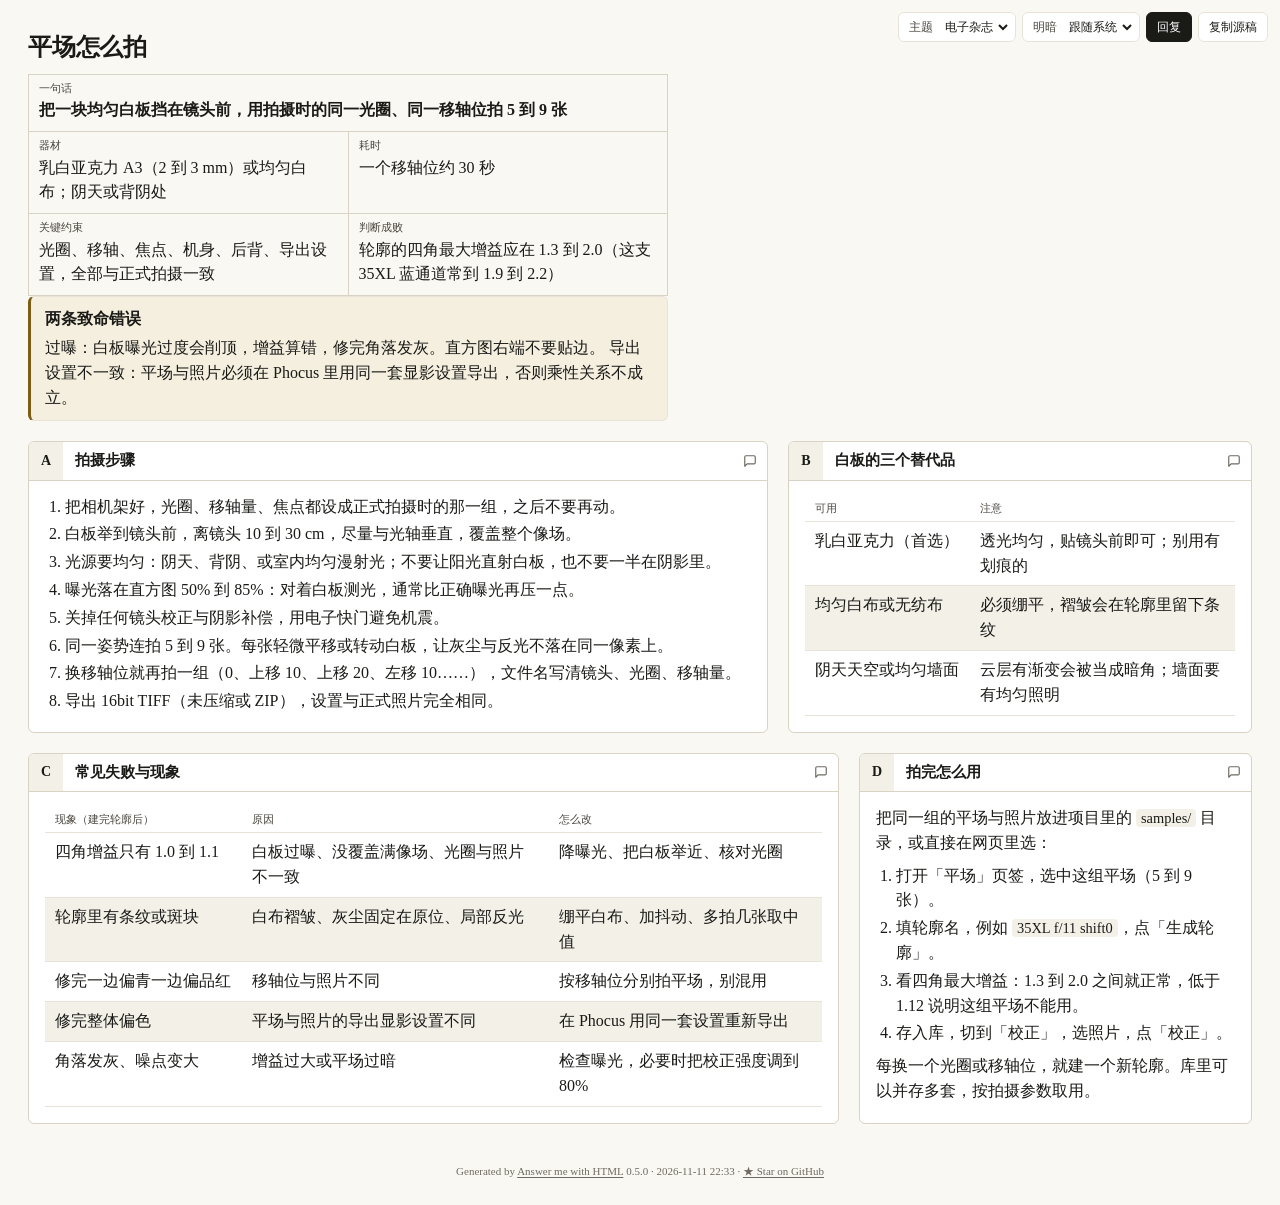
<file: flat-guide.html>
<!doctype html>
<html lang="zh-CN" data-theme="editorial" data-mode="auto" data-style="80">
<head>
<meta charset="utf-8">
<meta name="viewport" content="width=device-width, initial-scale=1">
<meta name="generator" content="Answer me with HTML 0.5.0">
<title>平场怎么拍</title>
<style>
html[data-theme="blueprint"], html[data-theme="blueprint"][data-mode="light"] {
  --font-sans: -apple-system, BlinkMacSystemFont, "Segoe UI", "PingFang SC", "Hiragino Sans GB", "Microsoft YaHei", Roboto, "Helvetica Neue", Arial, sans-serif;
  --font-mono: ui-monospace, SFMono-Regular, "JetBrains Mono", Menlo, Consolas, "Liberation Mono", monospace;
  --radius: 0px;
  --shadow: none;
  --bw: 1.5px;
  --head-font: var(--font-sans);
  --bg: #f6f6f3;
  --paper: #ffffff;
  --ink: #16181d;
  --ink-2: #4b5260;
  --ink-3: #8b929e;
  --line: #1d2026;
  --line-2: #d6dae1;
  --fill: #f3f5f8;
  --accent: #1d5fbf;
  --accent-bg: #e4ecf8;
  --ok: #1d5fbf;
  --ok-bg: #e4ecf8;
  --err: #c62828;
  --err-bg: #fbeaea;
  --warn: #a8620a;
  --warn-bg: #fdf3e2;
  --head-bg: #16181d;
  --head-fg: #ffffff;
}
html[data-theme="blueprint"][data-mode="dark"] {
  --bg: #081322;
  --paper: #0d1c31;
  --ink: #e6edf7;
  --ink-2: #a9b8cc;
  --ink-3: #6b7f99;
  --line: #c9d6e8;
  --line-2: #23385a;
  --fill: #12253f;
  --accent: #6ea8ff;
  --accent-bg: #16305a;
  --ok: #6ea8ff;
  --ok-bg: #16305a;
  --err: #ff7070;
  --err-bg: #3b1620;
  --warn: #f0b14a;
  --warn-bg: #3a2a10;
  --head-bg: #e6edf7;
  --head-fg: #081322;
}
@media (prefers-color-scheme: dark) {
html[data-theme="blueprint"][data-mode="auto"] {
  --bg: #081322;
  --paper: #0d1c31;
  --ink: #e6edf7;
  --ink-2: #a9b8cc;
  --ink-3: #6b7f99;
  --line: #c9d6e8;
  --line-2: #23385a;
  --fill: #12253f;
  --accent: #6ea8ff;
  --accent-bg: #16305a;
  --ok: #6ea8ff;
  --ok-bg: #16305a;
  --err: #ff7070;
  --err-bg: #3b1620;
  --warn: #f0b14a;
  --warn-bg: #3a2a10;
  --head-bg: #e6edf7;
  --head-fg: #081322;
}
}

html[data-theme="shadcn"], html[data-theme="shadcn"][data-mode="light"] {
  --font-sans: -apple-system, BlinkMacSystemFont, "Segoe UI", "PingFang SC", "Hiragino Sans GB", "Microsoft YaHei", Roboto, "Helvetica Neue", Arial, sans-serif;
  --font-mono: ui-monospace, SFMono-Regular, "JetBrains Mono", Menlo, Consolas, "Liberation Mono", monospace;
  --radius: 8px;
  --shadow: 0 1px 2px 0 rgba(0,0,0,0.05);
  --bw: 1px;
  --head-font: var(--font-sans);
  --bg: #fafafa;
  --paper: #ffffff;
  --ink: #09090b;
  --ink-2: #71717a;
  --ink-3: #a1a1aa;
  --line: #e4e4e7;
  --line-2: #f0f0f2;
  --fill: #f4f4f5;
  --accent: #2563eb;
  --accent-bg: #eff6ff;
  --ok: #16a34a;
  --ok-bg: #f0fdf4;
  --err: #dc2626;
  --err-bg: #fef2f2;
  --warn: #d97706;
  --warn-bg: #fffbeb;
  --head-bg: #18181b;
  --head-fg: #fafafa;
}
html[data-theme="shadcn"][data-mode="dark"] {
  --bg: #09090b;
  --paper: #121215;
  --ink: #fafafa;
  --ink-2: #a1a1aa;
  --ink-3: #71717a;
  --line: #27272a;
  --line-2: #1c1c1f;
  --fill: #18181b;
  --accent: #60a5fa;
  --accent-bg: #172554;
  --ok: #4ade80;
  --ok-bg: #052e16;
  --err: #f87171;
  --err-bg: #450a0a;
  --warn: #fbbf24;
  --warn-bg: #451a03;
  --head-bg: #fafafa;
  --head-fg: #18181b;
}
@media (prefers-color-scheme: dark) {
html[data-theme="shadcn"][data-mode="auto"] {
  --bg: #09090b;
  --paper: #121215;
  --ink: #fafafa;
  --ink-2: #a1a1aa;
  --ink-3: #71717a;
  --line: #27272a;
  --line-2: #1c1c1f;
  --fill: #18181b;
  --accent: #60a5fa;
  --accent-bg: #172554;
  --ok: #4ade80;
  --ok-bg: #052e16;
  --err: #f87171;
  --err-bg: #450a0a;
  --warn: #fbbf24;
  --warn-bg: #451a03;
  --head-bg: #fafafa;
  --head-fg: #18181b;
}
}

html[data-theme="paper"], html[data-theme="paper"][data-mode="light"] {
  --font-sans: -apple-system, BlinkMacSystemFont, "Segoe UI", "PingFang SC", "Hiragino Sans GB", "Microsoft YaHei", Roboto, "Helvetica Neue", Arial, sans-serif;
  --font-mono: ui-monospace, SFMono-Regular, "JetBrains Mono", Menlo, Consolas, "Liberation Mono", monospace;
  --font-serif: "Iowan Old Style", "Palatino Linotype", Palatino, Georgia, "Songti SC", "STSong", "Noto Serif CJK SC", "Source Han Serif SC", serif;
  --radius: 2px;
  --shadow: none;
  --bw: 1px;
  --head-font: var(--font-serif);
  --bg: #f5f2ea;
  --paper: #fdfbf6;
  --ink: #1f1c17;
  --ink-2: #57514a;
  --ink-3: #8c867b;
  --line: #cbc3b4;
  --line-2: #e5dfd3;
  --fill: #f3eee4;
  --accent: #8c2f1e;
  --accent-bg: #f5e5df;
  --ok: #2e6a3b;
  --ok-bg: #e4efe5;
  --err: #a3251b;
  --err-bg: #f7e3e0;
  --warn: #7f5300;
  --warn-bg: #f6ecd6;
  --head-bg: #1f1c17;
  --head-fg: #fdfbf6;
}
html[data-theme="paper"][data-mode="dark"] {
  --bg: #15130f;
  --paper: #1c1a15;
  --ink: #ebe5d8;
  --ink-2: #b5ad9e;
  --ink-3: #7b7467;
  --line: #4a443a;
  --line-2: #2d2a24;
  --fill: #242119;
  --accent: #e59a7d;
  --accent-bg: #3a2219;
  --ok: #8cc79a;
  --ok-bg: #1c3122;
  --err: #f0928a;
  --err-bg: #3a1d1a;
  --warn: #e3b866;
  --warn-bg: #352a13;
  --head-bg: #ebe5d8;
  --head-fg: #15130f;
}
@media (prefers-color-scheme: dark) {
html[data-theme="paper"][data-mode="auto"] {
  --bg: #15130f;
  --paper: #1c1a15;
  --ink: #ebe5d8;
  --ink-2: #b5ad9e;
  --ink-3: #7b7467;
  --line: #4a443a;
  --line-2: #2d2a24;
  --fill: #242119;
  --accent: #e59a7d;
  --accent-bg: #3a2219;
  --ok: #8cc79a;
  --ok-bg: #1c3122;
  --err: #f0928a;
  --err-bg: #3a1d1a;
  --warn: #e3b866;
  --warn-bg: #352a13;
  --head-bg: #ebe5d8;
  --head-fg: #15130f;
}
}

html[data-theme="editorial"], html[data-theme="editorial"][data-mode="light"] {
  --font-sans: 'Source Han Serif SC','Source Han Serif','Noto Serif CJK SC','Songti SC','PT Serif','STIX Two Text','Arial Unicode MS',serif, -apple-system, BlinkMacSystemFont, "Segoe UI", "PingFang SC", "Hiragino Sans GB", "Microsoft YaHei", Roboto, "Helvetica Neue", Arial, sans-serif;
  --font-mono: 'SF Mono','IBM Plex Mono','Source Code Pro',ui-monospace,Menlo,'Source Han Serif SC','Noto Serif CJK SC','Songti SC','Arial Unicode MS',serif, ui-monospace, SFMono-Regular, "JetBrains Mono", Menlo, Consolas, "Liberation Mono", monospace;
  --radius: 6px;
  --shadow: none;
  --bw: 1.5px;
  --head-font: 'Source Han Serif SC','Source Han Serif','Noto Serif CJK SC','Songti SC',serif;
  --bg: #faf8f3;
  --paper: #ffffff;
  --ink: #1a1a17;
  --ink-2: #4a463f;
  --ink-3: #6f6a61;
  --line: #d9d3c6;
  --line-2: #e8e3d8;
  --fill: #f3f0e8;
  --accent: #9a3324;
  --accent-bg: #f0e2de;
  --ok: #3f5c46;
  --ok-bg: #e6ede7;
  --err: #8c2f22;
  --err-bg: #f7e6e2;
  --warn: #7d5c14;
  --warn-bg: #f5efdf;
  --head-bg: #f3f0e8;
  --head-fg: #1a1a17;
}
html[data-theme="editorial"][data-mode="dark"] {
  --bg: #14130f;
  --paper: #1c1b17;
  --ink: #eeeae0;
  --ink-2: #c9c3b6;
  --ink-3: #9a9488;
  --line: #3a3730;
  --line-2: #2a2822;
  --fill: #23211c;
  --accent: #d98b7a;
  --accent-bg: #3a2620;
  --ok: #8fb89b;
  --ok-bg: #1e2b23;
  --err: #e0907f;
  --err-bg: #3a231d;
  --warn: #d9bd76;
  --warn-bg: #332b18;
  --head-bg: #23211c;
  --head-fg: #eeeae0;
}
@media (prefers-color-scheme: dark) {
html[data-theme="editorial"][data-mode="auto"] {
  --bg: #14130f;
  --paper: #1c1b17;
  --ink: #eeeae0;
  --ink-2: #c9c3b6;
  --ink-3: #9a9488;
  --line: #3a3730;
  --line-2: #2a2822;
  --fill: #23211c;
  --accent: #d98b7a;
  --accent-bg: #3a2620;
  --ok: #8fb89b;
  --ok-bg: #1e2b23;
  --err: #e0907f;
  --err-bg: #3a231d;
  --warn: #d9bd76;
  --warn-bg: #332b18;
  --head-bg: #23211c;
  --head-fg: #eeeae0;
}
}

html:lang(zh-Hant)[data-theme][data-mode], html:lang(zh-TW)[data-theme][data-mode], html:lang(zh-HK)[data-theme][data-mode], html:lang(zh-MO)[data-theme][data-mode] {
  --font-sans: -apple-system, BlinkMacSystemFont, "Segoe UI", "PingFang TC", "Heiti TC", "Microsoft JhengHei", "Noto Sans CJK TC", "Noto Sans TC", "PingFang SC", "Microsoft YaHei", Roboto, "Helvetica Neue", Arial, sans-serif;
}

html:lang(ja)[data-theme][data-mode] {
  --font-sans: -apple-system, BlinkMacSystemFont, "Segoe UI", "Hiragino Sans", "Hiragino Kaku Gothic ProN", "Yu Gothic UI", "Yu Gothic", Meiryo, "Noto Sans CJK JP", "Noto Sans JP", "PingFang SC", "Microsoft YaHei", Roboto, "Helvetica Neue", Arial, sans-serif;
}

html:lang(he)[data-theme][data-mode] {
  --font-sans: -apple-system, BlinkMacSystemFont, "Segoe UI", "Noto Sans Hebrew", "Arial Hebrew", Arial, Roboto, "Helvetica Neue", sans-serif;
}

html:lang(zh-Hant)[data-theme="editorial"][data-mode], html:lang(zh-TW)[data-theme="editorial"][data-mode], html:lang(zh-HK)[data-theme="editorial"][data-mode], html:lang(zh-MO)[data-theme="editorial"][data-mode] {
  --font-sans: 'Source Han Serif SC','Source Han Serif','Noto Serif CJK SC','Songti SC','PT Serif','STIX Two Text','Arial Unicode MS',serif, -apple-system, BlinkMacSystemFont, "Segoe UI", "PingFang SC", "Hiragino Sans GB", "Microsoft YaHei", Roboto, "Helvetica Neue", Arial, sans-serif;
}

html:lang(ja)[data-theme="editorial"][data-mode] {
  --font-sans: 'Source Han Serif SC','Source Han Serif','Noto Serif CJK SC','Songti SC','PT Serif','STIX Two Text','Arial Unicode MS',serif, -apple-system, BlinkMacSystemFont, "Segoe UI", "PingFang SC", "Hiragino Sans GB", "Microsoft YaHei", Roboto, "Helvetica Neue", Arial, sans-serif;
}

html:lang(he)[data-theme="editorial"][data-mode] {
  --font-sans: 'Source Han Serif SC','Source Han Serif','Noto Serif CJK SC','Songti SC','PT Serif','STIX Two Text','Arial Unicode MS',serif, -apple-system, BlinkMacSystemFont, "Segoe UI", "PingFang SC", "Hiragino Sans GB", "Microsoft YaHei", Roboto, "Helvetica Neue", Arial, sans-serif;
}

/* Answer me with HTML base — uses theme variables only, never hard-coded colors (theme tokens and decorations: themes/<name>.js). Exception: the var() fallbacks of diagrams (flow / sequence) equal the blueprint light tokens, guarded by a test. */
*, *::before, *::after { box-sizing: border-box; }
html, body { margin: 0; padding: 0; }
body {
  background: var(--bg); color: var(--ink);
  font-family: var(--font-sans); font-size: 14px; line-height: 1.55;
  -webkit-font-smoothing: antialiased;
}
code, pre, kbd { font-family: var(--font-mono); }

/* ── Toolbar ─────────────────────────────── */
.am-toolbar {
  position: fixed; top: 12px; inset-inline-end: 12px; z-index: 10; display: flex; gap: 6px;
}
.am-btn {
  font: 12px/1 var(--font-sans); color: var(--ink); background: var(--paper);
  border: 1px solid var(--line-2); border-radius: var(--radius); padding: 7px 10px; cursor: pointer;
}
.am-btn:hover { border-color: var(--ink-3); }
.am-btn:focus-visible { outline: 2px solid var(--accent); outline-offset: 2px; }
/* Theme and mode lists: a label and a native select inside one button-like box */
.am-pick {
  display: flex; align-items: center; gap: 6px; font: 12px/1 var(--font-sans); color: var(--ink-2); background: var(--paper);
  border: 1px solid var(--line-2); border-radius: var(--radius); padding-block: 0; padding-inline: 10px 4px;
}
.am-pick:hover { border-color: var(--ink-3); }
.am-pick:focus-within { outline: 2px solid var(--accent); outline-offset: 2px; }
.am-pick select {
  font: inherit; color: var(--ink); background: transparent; border: 0; padding: 6px 2px; cursor: pointer; outline: none;
}
.am-pick option { color: var(--ink); background: var(--paper); }

/* ── Header ───────────────────────────────── */
.am-head { margin: 0 0 20px; padding-inline-end: 300px; }
.am-head h1 { margin: 0; font-size: 24px; line-height: 1.25; letter-spacing: -0.01em; }
.am-sub { margin: 4px 0 0; color: var(--ink-2); }
.am-head-meta { display: flex; flex-wrap: wrap; gap: 6px 18px; margin-top: 10px; font-size: 12px; color: var(--ink-2); }
.am-head-meta b { font-family: var(--font-mono); font-weight: 400; color: var(--ink-3); margin-inline-end: 6px; }
.am-intro { margin-top: 12px; max-width: 80ch; }

/* ── sheet template ────────────────────────── */
.am-sheet { max-width: 1680px; margin: 0 auto; padding: 32px 28px 40px; }
.am-frame { position: relative; }
.am-grid {
  display: grid; grid-template-columns: repeat(var(--cols, 3), minmax(0, 1fr));
  gap: 20px; align-items: start;
}
.am-ruler { display: none; }
.am-ruler span { flex: 1; display: flex; align-items: center; justify-content: center; }
.am-ruler--top, .am-ruler--bottom { left: 18px; right: 18px; height: 18px; }
.am-ruler--top { top: 0; }
.am-ruler--bottom { bottom: 0; }
.am-ruler--left, .am-ruler--right { top: 18px; bottom: 18px; width: 18px; flex-direction: column; }
.am-ruler--left { left: 0; }
.am-ruler--right { right: 0; }
.am-ruler--top span + span, .am-ruler--bottom span + span { border-inline-start: 1px solid var(--line); }
.am-ruler--left span + span, .am-ruler--right span + span { border-top: 1px solid var(--line); }

/* ── Panels ───────────────────────────────── */
.am-panel {
  background: var(--paper); border: var(--bw) solid var(--line); border-radius: var(--radius);
  box-shadow: var(--shadow); min-width: 0; overflow: hidden;
}
.am-panel-head {
  display: flex; align-items: stretch; gap: 0; border-bottom: var(--bw) solid var(--line); min-height: 34px;
}
.am-panel-id {
  display: flex; align-items: center; justify-content: center; min-width: 34px; padding: 0 8px;
  background: var(--head-bg); color: var(--head-fg); font-weight: 600; font-size: 14px;
}
.am-panel-head h2 { margin: 0; padding: 7px 12px; font-size: 15px; font-weight: 600; flex: 1; display: flex; align-items: center; }
.am-panel-meta { align-self: center; padding: 0 12px; font: 11px/1.3 var(--font-mono); color: var(--ink-2); text-align: end; }
.am-panel-body { padding: 14px 16px 16px; }
.am-panel-body > * + * { margin-top: 12px; }

/* ── Markdown body ───────────────────────── */
.am-md > :first-child { margin-top: 0; }
.am-md > :last-child { margin-bottom: 0; }
.am-md p { margin: 0 0 8px; }
.am-md ul, .am-md ol { margin: 0 0 8px; padding-inline-start: 20px; }
.am-md li + li { margin-top: 3px; }
.am-md h3, .am-md h4 { margin: 14px 0 6px; font-size: 13px; }
.am-md a { color: var(--accent); }
.am-md blockquote { margin: 0 0 8px; padding: 2px 12px; border-inline-start: 3px solid var(--line-2); color: var(--ink-2); }
.am-md :not(pre) > code { font-size: 0.9em; background: var(--fill); padding: 1px 5px; border-radius: 4px; }
.am-md hr { border: 0; border-top: 1px solid var(--line-2); margin: 12px 0; }
.am-md table { width: 100%; border-collapse: collapse; font-size: 13px; }
.am-md th {
  text-align: start; font: 11px/1.3 var(--font-mono); color: var(--ink-2); font-weight: 400;
  padding: 6px 10px; border-bottom: 1px solid var(--line-2);
}
/* th { text-align: start } outranks the align attribute from Markdown alignment, so restore right and center columns explicitly. */
.am-md th[align="right"] { text-align: right; }
.am-md th[align="center"] { text-align: center; }
.am-md td { padding: 7px 10px; border-bottom: 1px solid var(--line-2); vertical-align: top; }
.am-md tbody tr:nth-child(even) td { background: var(--fill); }
.am-table-wrap { overflow-x: auto; }
/* Images scale down to the panel and never past 70% of the window height, keeping their shape. */
.am-md img { max-width: 100%; max-height: 70vh; height: auto; }
.am-figure { margin: 0; text-align: center; }
.am-figure img { display: block; margin: 0 auto; border: 1px solid var(--line-2); border-radius: var(--radius); }
.am-figure figcaption { margin-top: 6px; font-size: 12px; line-height: 1.4; color: var(--ink-2); }
.am-code {
  margin: 0; padding: 12px 14px; background: var(--fill); border: 1px solid var(--line-2);
  border-radius: var(--radius); overflow-x: auto; font-size: 12.5px; line-height: 1.5;
}
/* Ask: a decision the reader makes; the suggested option starts selected */
.am-ask { margin: 10px 0; padding: 10px 12px 8px; border: 1px solid var(--line-2); border-radius: var(--radius); background: var(--fill); min-width: 0; }
/* The question floats inside the box, so a long question wraps like text instead of riding on the border */
.am-ask-q { float: left; width: 100%; padding: 0; margin-bottom: 4px; font-weight: 600; }
/* Two columns: the control, then the label, tag and note, which wrap under the label and never under the control */
.am-ask-opt { clear: both; display: grid; grid-template-columns: auto minmax(0, 1fr); column-gap: 8px; align-items: baseline; padding: 5px 2px; cursor: pointer; }
.am-ask-opt input { margin: 0; accent-color: var(--accent); position: relative; top: 2px; }
.am-ask-tag { display: inline-block; font-size: 11px; line-height: 1.5; color: var(--accent); border: 1px solid var(--accent); border-radius: 999px; padding: 0 6px; white-space: nowrap; }
.am-ask-note { display: block; color: var(--ink-2); }
/* Comment box under each panel, and the Reply sheet */
.am-comment-btn {
  display: flex; flex-shrink: 0; align-self: center; margin-block: 0; margin-inline: auto 6px; color: var(--ink-3); background: transparent;
  border: 1px solid transparent; border-radius: var(--radius); padding: 3px; cursor: pointer;
}
.am-panel-meta + .am-comment-btn { margin-inline-start: 0; }
.am-panel:hover .am-comment-btn, .am-comment-btn:focus-visible, .am-comment-btn[aria-expanded="true"] { border-color: var(--line-2); color: var(--ink-2); }
.am-panel .am-comment-btn.am-comment-btn--on { color: var(--accent); border-color: var(--accent); }
.am-panel--bare { position: relative; }
.am-panel--bare > .am-comment-btn { position: absolute; top: 4px; inset-inline-end: 0; }
.am-comment { padding: 0 14px 12px; }
.am-comment textarea, .am-reply textarea {
  width: 100%; font: 13px/1.5 var(--font-sans); color: var(--ink); background: var(--paper);
  border: 1px solid var(--line-2); border-radius: var(--radius); padding: 8px 10px; resize: vertical;
}
.am-comment textarea:focus-visible, .am-reply textarea:focus-visible { outline: 2px solid var(--accent); outline-offset: 1px; }
.am-btn--reply { color: var(--paper); background: var(--ink); border-color: var(--ink); }
.am-btn--reply:hover { opacity: .88; }
.am-reply {
  width: min(640px, calc(100vw - 32px)); padding: 16px; color: var(--ink); background: var(--paper);
  border: 1px solid var(--line-2); border-radius: var(--radius); box-shadow: 0 12px 40px rgba(0,0,0,.25);
}
.am-reply::backdrop { background: rgba(0,0,0,.35); }
.am-reply-head { display: flex; flex-wrap: wrap; align-items: baseline; gap: 4px 10px; margin-bottom: 10px; }
.am-reply-head span { color: var(--ink-2); font-size: 13px; }
.am-reply textarea { font-family: var(--font-mono); font-size: 12.5px; }
.am-reply-actions { display: flex; justify-content: flex-end; gap: 8px; margin-top: 10px; }
.am-reply .am-btn:disabled { opacity: .5; cursor: default; }
/* Code block: a header (title or path:lines, language, copy), then one span per line; numbered blocks show the line number in a gutter */
.am-codeblock { margin: 10px 0; min-width: 0; }
.am-codeblock .am-code { border-top-left-radius: 0; border-top-right-radius: 0; padding: 10px 0; }
.am-code-head {
  display: flex; align-items: center; gap: 8px; padding: 5px 6px 5px 12px; font: 12px/1.3 var(--font-sans); color: var(--ink-2);
  background: var(--paper); border: 1px solid var(--line-2); border-bottom: 0; border-radius: var(--radius) var(--radius) 0 0;
}
.am-code-title { font-family: var(--font-mono); overflow: hidden; text-overflow: ellipsis; white-space: nowrap; min-width: 0; }
.am-code-lang { margin-left: auto; color: var(--ink-3); text-transform: lowercase; }
.am-code-copy { font: 12px/1 var(--font-sans); color: var(--ink-2); background: transparent; border: 1px solid var(--line-2); border-radius: var(--radius); padding: 4px 8px; cursor: pointer; margin-left: auto; }
.am-code-lang + .am-code-copy { margin-left: 0; }
.am-code-copy:hover { border-color: var(--ink-3); color: var(--ink); }
.am-code-copy:focus-visible { outline: 2px solid var(--accent); outline-offset: 2px; }
.am-code code { display: block; min-width: max-content; }
.am-ln { display: block; padding: 0 14px; min-height: 1.5em; white-space: pre; }
.am-ln--hl { background: var(--accent-bg); box-shadow: inset 3px 0 0 var(--accent); }
.am-code--num .am-ln::before {
  content: attr(data-n); display: inline-block; width: 3.5ch; margin-right: 12px; text-align: right; color: var(--ink-3);
  user-select: none; -webkit-user-select: none;
}

/* ── Status badges ok / no / warn ──────────────── */
.am-status { white-space: nowrap; font-weight: 500; }
.am-status--ok { color: var(--ok); }
.am-status--no { color: var(--err); }
.am-status--warn { color: var(--warn); }
.am-status-icon { display: inline-block; width: 1.1em; font-weight: 700; }

/* ── callout ─────────────────────────────── */
.am-callout {
  border: 1px solid var(--line-2); border-inline-start: 3px solid var(--accent); background: var(--accent-bg);
  padding: 10px 14px; border-radius: var(--radius);
}
.am-callout--ok { border-inline-start-color: var(--ok); background: var(--ok-bg); }
.am-callout--warn { border-inline-start-color: var(--warn); background: var(--warn-bg); }
.am-callout--err { border-inline-start-color: var(--err); background: var(--err-bg); }
.am-callout-title { font-weight: 600; margin-bottom: 4px; }

/* ── kv title block ─────────────────────────── */
.am-kv {
  display: grid; grid-template-columns: repeat(var(--kv-cols, 2), minmax(0, 1fr)); margin: 0;
  border-top: var(--bw) solid var(--line); border-inline-start: var(--bw) solid var(--line);
}
.am-kv-cell { border-inline-end: var(--bw) solid var(--line); border-bottom: var(--bw) solid var(--line); padding: 6px 10px 8px; min-width: 0; }
.am-kv-cell--wide { grid-column: 1 / -1; }
.am-kv dt { font: 11px/1.4 var(--font-mono); color: var(--ink-2); }
.am-kv dd { margin: 2px 0 0; font-size: 14px; font-weight: 500; overflow-wrap: anywhere; }
.am-kv-cell--wide dd { font-size: 17px; font-weight: 600; }

/* ── timeline ────────────────────────────── */
.am-timeline { list-style: none; margin: 0; padding: 0; }
.am-timeline--h { display: grid; grid-template-columns: repeat(var(--n, 1), minmax(0, 1fr)); padding-top: 4px; }
.am-timeline--h li { position: relative; text-align: center; padding: 0 6px; }
.am-timeline--h li::before {
  content: ""; position: absolute; top: 31px; left: 0; right: 0; border-top: var(--bw) solid var(--line);
}
.am-timeline--h li:first-child::before { inset-inline-start: 50%; }
.am-timeline--h li:last-child::before { inset-inline-end: 50%; }
.am-tl-when { display: block; font-size: 15px; font-weight: 500; height: 24px; }
.am-tl-dot {
  position: relative; display: block; width: 11px; height: 11px; margin: 2px auto 8px;
  border: var(--bw) solid var(--line); border-radius: 50%; background: var(--paper);
}
.am-tl-item--hi .am-tl-dot { background: var(--accent); border-color: var(--accent); }
.am-tl-title { display: block; font-size: 12.5px; font-weight: 500; }
.am-tl-text { display: block; font-size: 12px; color: var(--ink-2); line-height: 1.45; }
.am-timeline--v li { position: relative; padding: 0 0 14px; padding-inline-start: 22px; }
.am-timeline--v li::before { content: ""; position: absolute; inset-inline-start: 5px; top: 6px; bottom: -6px; border-inline-start: var(--bw) solid var(--line-2); }
.am-timeline--v li:last-child::before { display: none; }
.am-timeline--v .am-tl-dot { position: absolute; inset-inline-start: 0; top: 4px; margin: 0; }
.am-timeline--v .am-tl-when { display: inline; height: auto; font: 12px var(--font-mono); color: var(--ink-2); margin-inline-end: 8px; }
.am-timeline--v .am-tl-title { display: inline; font-size: 14px; }
.am-timeline--v .am-tl-text { margin-top: 2px; }
/* .am-tl-wrap is the container (src/components/timeline.js): a horizontal timeline answers to the width it has, not to the width of the window, since a
   sheet puts panels two or three to a row. Below 560 px (about 90 px for each of the six items a timeline has by default) its dates
   wrap and the dots cover them, so it lays out like timeline v: line and dots at the start, text beside them. */
.am-tl-wrap { container-type: inline-size; }
@container (max-width: 560px) {
  .am-timeline--h { display: block; padding-top: 0; }
  .am-timeline--h li { text-align: start; padding: 0 0 14px; padding-inline-start: 22px; }
  .am-timeline--h li::before, .am-timeline--h li:first-child::before {
    top: 6px; bottom: -6px; inset-inline-start: 5px; inset-inline-end: auto; border-top: 0; border-inline-start: var(--bw) solid var(--line-2);
  }
  .am-timeline--h li:last-child::before { display: none; }
  .am-timeline--h .am-tl-dot { position: absolute; inset-inline-start: 0; top: 4px; margin: 0; }
  .am-timeline--h .am-tl-when { display: inline; height: auto; font: 12px var(--font-mono); color: var(--ink-2); margin-inline-end: 8px; }
  .am-timeline--h .am-tl-title { display: inline; font-size: 14px; }
  .am-timeline--h .am-tl-text { margin-top: 2px; }
}

/* ── annot sentence notes ──────────────────────── */
.am-annot + .am-annot { border-top: 1px solid var(--line-2); padding-top: 12px; }
.am-annot-head { display: flex; justify-content: space-between; gap: 12px; font-size: 13px; font-weight: 600; margin-bottom: 8px; }
.am-annot-meta { font: 11px var(--font-mono); font-weight: 400; color: var(--ink-2); }
.am-annot-scroll { overflow-x: auto; }
.am-annot-line {
  position: relative; display: inline-block; white-space: pre; font: 14px/1.6 var(--font-mono);
  padding-bottom: calc(var(--rows, 0) * 17px + 14px);
}
.am-annot-line--wrap { display: block; white-space: normal; padding-bottom: 10px; }
.am-annot-line--wrap .am-seg { white-space: nowrap; }
.am-seg { position: relative; }
.am-seg::after {
  content: ""; position: absolute; left: 1px; right: 1px; top: calc(100% + 1px); height: 5px;
  border: 1px solid var(--accent); border-top: 0;
}
.am-seg-n {
  position: absolute; inset-inline-start: 0; top: calc(100% + 8px + var(--row, 0) * 17px);
  font: 11px/16px var(--font-sans); color: var(--accent); white-space: nowrap;
}
.am-seg--err { color: var(--err); }
.am-seg--err::after { border-color: var(--err); }
.am-seg--err .am-seg-n { color: var(--err); }
.am-annot-caption { font-size: 12px; color: var(--ink-2); }

/* ── limits bars ───────────────────────── */
.am-lim + .am-lim { margin-top: 14px; }
.am-lim-head { display: flex; justify-content: space-between; gap: 12px; font-size: 13px; margin-bottom: 4px; }
.am-lim-val { font: 12px var(--font-mono); color: var(--accent); white-space: nowrap; }
.am-lim-track { position: relative; height: 12px; border: 1px solid var(--line-2); background: var(--fill); border-radius: calc(var(--radius) / 2); }
.am-lim-fill { position: absolute; inset-inline-start: 0; top: 0; bottom: 0; background: var(--accent-bg); border-inline-end: 1px solid var(--accent); }
.am-lim-mark { position: absolute; top: -4px; bottom: -4px; border-left: 2px solid var(--accent); }
.am-lim.is-over .am-lim-fill { background: var(--err-bg); border-inline-end-color: var(--err); }
.am-lim.is-over .am-lim-val { color: var(--err); }
.am-lim-ticks { position: relative; height: 16px; font: 10px/16px var(--font-mono); color: var(--ink-3); }
.am-lim-ticks span { position: absolute; transform: translateX(-50%); }
.am-lim-ticks span:first-child { transform: none; }
.am-lim-note { font-size: 11px; color: var(--ink-2); margin-inline-start: 6px; }

/* ── tree ─────────────────────────── */
.am-tree { font-size: 13px; }
.am-tree-root { display: flex; justify-content: center; position: relative; padding-bottom: 18px; }
.am-tree-root::after { content: ""; position: absolute; bottom: 0; left: 50%; height: 18px; border-left: var(--bw) solid var(--line); }
.am-tree-root--solo { padding-bottom: 12px; }
.am-tree-root--solo::after { display: none; }
.am-tree-box {
  border: var(--bw) solid var(--line); background: var(--paper); padding: 6px 14px; text-align: center;
  border-radius: var(--radius); font-weight: 600;
}
.am-tree-box small { display: block; font-weight: 400; color: var(--ink-2); font-size: 12px; }
.am-tree-box--root { background: var(--accent-bg); font-size: 15px; padding: 8px 28px; }
.am-tree-cols { display: grid; grid-template-columns: repeat(var(--n, 1), minmax(0, 1fr)); }
.am-tree-col { position: relative; padding: 18px 8px 0; min-width: 0; }
.am-tree-col::before { content: ""; position: absolute; top: 0; left: 0; right: 0; border-top: var(--bw) solid var(--line); }
.am-tree-col:first-child::before { inset-inline-start: 50%; }
.am-tree-col:last-child::before { inset-inline-end: 50%; }
.am-tree-col::after { content: ""; position: absolute; top: 0; left: 50%; height: 18px; border-left: var(--bw) solid var(--line); }
.am-tree-list, .am-tree-list ul { list-style: none; margin: 0; padding: 0; }
.am-tree-col > .am-tree-list { margin: 8px 0 0; margin-inline-start: 14px; }
.am-tree-list ul { margin-inline-start: 16px; }
.am-tree-list li { position: relative; padding: 3px 0; padding-inline-start: 18px; }
.am-tree-list li::before { content: ""; position: absolute; inset-inline-start: 0; top: 0.95em; width: 12px; border-top: 1px solid var(--ink-3); }
.am-tree-list li::after { content: ""; position: absolute; inset-inline-start: 0; top: 0; bottom: 0; border-inline-start: 1px solid var(--ink-3); }
.am-tree-list li:last-child::after { bottom: auto; height: 0.95em; }
.am-tree-tag { font: 11px var(--font-mono); color: var(--ink-3); margin-inline-end: 4px; }
.am-tree code { font: 12px var(--font-mono); }
.am-tree-sub { display: block; font-size: 11.5px; color: var(--ink-2); }
.am-tree-hi > .am-tree-label { color: var(--accent); font-weight: 600; }

/* ── Diagrams (flow / sequence) ───────────────── */
.am-diagram { margin: 0; overflow-x: auto; text-align: center; }
/* Embedded previews can lose html[data-theme]; the fallbacks keep diagrams readable, and defined theme variables still win. */
.am-diagram svg { max-width: 100%; height: auto; font-family: var(--font-sans, sans-serif); }
.am-diagram text { fill: var(--ink, #16181d); font-size: 13px; }
.am-node-shape { fill: var(--paper, #ffffff); stroke: var(--line, #1d2026); stroke-width: var(--bw, 1.5px); }
.am-node--hi .am-node-shape { fill: var(--accent-bg, #e4ecf8); stroke: var(--accent, #1d5fbf); }
.am-node--hi text { fill: var(--accent, #1d5fbf); font-weight: 600; }
.am-edge { fill: none; stroke: var(--ink-2, #4b5260); stroke-width: 1.3; }
.am-edge--dashed { stroke-dasharray: 5 4; }
.am-arrow { fill: var(--ink-2, #4b5260); }
.am-edge-label rect { fill: var(--paper, #ffffff); }
.am-diagram .am-edge-label text { fill: var(--accent, #1d5fbf); font-size: 11.5px; }
.am-cluster { fill: var(--fill, #f3f5f8); stroke: var(--line-2, #d6dae1); stroke-width: 1; stroke-dasharray: 4 3; }
.am-diagram .am-cluster-label { fill: var(--ink-2, #4b5260); font: 11px var(--font-mono, monospace); }
.am-lifeline { stroke: var(--ink-3, #8b929e); stroke-width: 1; stroke-dasharray: 4 4; }
.am-actor { fill: var(--paper, #ffffff); stroke: var(--line, #1d2026); stroke-width: var(--bw, 1.5px); }
.am-note { fill: var(--warn-bg, #fdf3e2); stroke: var(--warn, #a8620a); stroke-width: 1; }
.am-diagram .am-step { fill: var(--ink-3, #8b929e); font: 10px var(--font-mono, monospace); }

.am-diagram-expand {
  /* In flow and sticky: it sits at the end edge (right on a left-to-right page) and stays in view when the diagram scrolls sideways.
     It takes its own row above the drawing, so it never covers a node at the top-right corner of the drawing. */
  position: sticky; inset-inline-start: calc(100% - 36px); z-index: 2;
  display: flex; align-items: center; justify-content: center;
  width: 28px; height: 28px; padding: 0; margin: 0 0 4px; margin-inline: auto 8px;
  color: var(--ink-2); background: var(--paper);
  border: var(--bw, 1px) solid var(--line-2); border-radius: var(--radius);
  cursor: pointer; opacity: 0.72;
  transition: opacity 0.15s, color 0.15s, border-color 0.15s, background 0.15s;
}
.am-diagram:hover .am-diagram-expand,
.am-diagram-expand:focus-visible { opacity: 1; }
.am-diagram-expand:hover {
  opacity: 1; color: var(--ink); border-color: var(--accent); background: var(--fill);
}
.am-diagram-expand:focus-visible { outline: 2px solid var(--accent); outline-offset: 1px; }

/* ── Diagram Lightbox and Pan-Zoom Viewer ─────────── */
.am-lightbox {
  position: fixed; inset: 0; z-index: 1000;
  display: flex; flex-direction: column;
  touch-action: none;
}
.am-lightbox[hidden] { display: none !important; }

.am-lightbox-backdrop {
  position: absolute; inset: 0;
  background: rgba(0, 0, 0, 0.72);
  backdrop-filter: blur(6px);
  -webkit-backdrop-filter: blur(6px);
}

.am-lightbox-header {
  position: absolute; top: 12px; left: 24px; right: 24px; height: 36px;
  display: flex; align-items: center; justify-content: space-between;
  z-index: 10; pointer-events: none;
}
.am-lightbox-title {
  display: inline-flex; align-items: center; gap: 8px;
  color: rgba(255, 255, 255, 0.92);
  font: 13px/1 var(--font-sans, sans-serif); font-weight: 500;
  text-shadow: 0 1px 3px rgba(0, 0, 0, 0.6);
  pointer-events: auto;
  overflow: hidden; text-overflow: ellipsis; white-space: nowrap; max-width: 60vw;
}
.am-lightbox-title svg { stroke: rgba(255, 255, 255, 0.85); flex-shrink: 0; }
.am-lightbox-actions {
  display: flex; align-items: center; gap: 8px; pointer-events: auto;
}
.am-lightbox-close {
  width: 32px; height: 32px;
  background: var(--paper);
  border: var(--bw, 1px) solid var(--line-2);
  border-radius: 50%;
  color: var(--ink);
  font-size: 15px; line-height: 1;
  cursor: pointer;
  display: flex; align-items: center; justify-content: center;
  box-shadow: 0 4px 12px rgba(0, 0, 0, 0.25);
  transition: background 0.15s, color 0.15s, transform 0.15s, border-color 0.15s;
}
.am-lightbox-close:hover {
  color: var(--accent); border-color: var(--accent); background: var(--fill); transform: scale(1.05);
}
.am-lightbox-close:focus-visible { outline: 2px solid var(--accent); outline-offset: 1px; }

.am-lightbox-stage {
  position: absolute;
  top: 54px; bottom: 20px; left: 24px; right: 24px;
  background: var(--paper);
  border: var(--bw, 1px) solid var(--line-2);
  border-radius: max(var(--radius), 14px);
  box-shadow: 0 24px 64px rgba(0, 0, 0, 0.45);
  overflow: hidden;
  cursor: grab;
  user-select: none;
  -webkit-user-select: none;
}
.am-lightbox-stage.am-panning { cursor: grabbing; }

.am-lightbox-canvas {
  position: absolute; left: 0; top: 0;
  transform-origin: 0 0;
  will-change: transform;
  pointer-events: none;
}
.am-lightbox-canvas svg {
  max-width: none !important;
  max-height: none !important;
  display: block;
  font-family: var(--font-sans, sans-serif);
}

/* ── doc template ────────────────────────── */
.am-doc { max-width: 1120px; margin: 0 auto; padding: 40px 28px 64px; }
.am-doc-layout { display: grid; grid-template-columns: 200px minmax(0, 1fr); gap: 32px; align-items: start; }
.am-doc-layout--notoc { grid-template-columns: minmax(0, 1fr); max-width: 860px; }
.am-toc { position: sticky; top: 24px; font-size: 13px; }
.am-toc a { display: block; color: var(--ink-2); text-decoration: none; padding: 4px 0; padding-inline-start: 10px; border-inline-start: 2px solid var(--line-2); }
.am-toc a:hover { color: var(--ink); border-inline-start-color: var(--accent); }
.am-doc-body > .am-panel + .am-panel { margin-top: 20px; }

/* ── Responsive and print ─────────────────────────── */
@media (max-width: 1100px) {
  .am-grid { grid-template-columns: repeat(2, minmax(0, 1fr)); }
  .am-grid > .am-panel { grid-column: auto !important; }
  .am-grid > .am-panel.am-span-wide { grid-column: 1 / -1 !important; }
}
@media (max-width: 760px) {
  .am-sheet, .am-doc { padding: 56px 12px 24px; }
  .am-head { padding-inline-end: 0; }
  .am-grid { grid-template-columns: minmax(0, 1fr); }
  .am-grid > .am-panel.am-span-wide { grid-column: auto !important; }
  .am-doc-layout { grid-template-columns: minmax(0, 1fr); }
  .am-toc { position: static; }
  .am-tree-cols { grid-template-columns: minmax(0, 1fr); }
  /* Tables and diagrams keep their size: the wrapper scrolls horizontally when they overflow. A cell is never narrower than about
     two short words, so a phone does not stack them one per line. On wider screens the sheet layout (src/runtime/layout-dom.js)
     gives a table panel the width its columns read well at. */
  .am-md th, .am-md td { min-width: 8em; }
  .am-diagram svg { max-width: none; }
  .am-lightbox-header { top: 8px; left: 12px; right: 12px; }
  .am-lightbox-stage { top: 46px; bottom: 12px; left: 12px; right: 12px; border-radius: max(var(--radius), 10px); }
}
.am-colophon { text-align: center; padding: 0 0 28px; font: 11px var(--font-mono); color: var(--ink-3); }
.am-colophon a { color: inherit; text-decoration: underline; text-underline-offset: 2px; }

@media print {
  .am-toolbar, .am-diagram-expand, .am-lightbox, .am-code-copy, .am-comment-btn, .am-comment, .am-reply { display: none !important; }
  body { background: var(--paper); }
  .am-panel { break-inside: avoid; box-shadow: none; }
}
/* Printed on paper narrower than three columns, the two-column grid left a hole beside every panel next to a full-width one
   (a wide table, a wide diagram): one panel per row instead. */
@media print and (max-width: 1100px) {
  .am-grid { grid-template-columns: minmax(0, 1fr); }
  .am-grid > .am-panel { grid-column: auto !important; }
}
.am-panel--bare { border: 0; background: transparent; box-shadow: none; }
.am-panel--bare > .am-panel-body { padding: 0; }
.am-panel--bare .am-kv { background: var(--paper); }


html[data-theme="blueprint"] .am-frame { border: 1px solid var(--line); padding: 30px; }
html[data-theme="blueprint"] .am-frame::before {
  content: ""; position: absolute; inset: 18px; border: 1px solid var(--line); pointer-events: none;
}
html[data-theme="blueprint"] .am-ruler {
  display: flex; position: absolute; font: 10px/1 var(--font-mono); color: var(--ink-3);
}
@media (max-width: 760px) {
  html[data-theme="blueprint"] .am-frame { padding: 0; border: 0; }
  html[data-theme="blueprint"] .am-frame::before, html[data-theme="blueprint"] .am-ruler { display: none; }
}

html[data-theme="shadcn"] .am-panel-id { border-radius: 6px; min-width: 24px; height: 24px; margin: 9px 0 9px 14px; font-size: 12px; }
html[data-theme="shadcn"] .am-panel-head { border-bottom-width: 1px; }
html[data-theme="shadcn"] .am-kv { border-color: var(--line); border-radius: var(--radius); overflow: hidden; }

html[data-theme="paper"]:lang(zh-Hant)[data-mode], html[data-theme="paper"]:lang(zh-TW)[data-mode], html[data-theme="paper"]:lang(zh-HK)[data-mode], html[data-theme="paper"]:lang(zh-MO)[data-mode] { --font-serif: "Iowan Old Style", Palatino, Georgia, "Songti TC", "PMingLiU", "MingLiU", "Noto Serif CJK TC", "Noto Serif TC", "Source Han Serif TC", "Songti SC", serif; }
html[data-theme="paper"]:lang(ja)[data-mode] { --font-serif: "Iowan Old Style", Palatino, Georgia, "Hiragino Mincho ProN", "Yu Mincho", "Noto Serif CJK JP", "Noto Serif JP", "Songti SC", serif; }
html[data-theme="paper"]:lang(he)[data-mode] { --font-serif: "Iowan Old Style", Palatino, Georgia, "Noto Serif Hebrew", "Frank Ruehl CLM", David, "Times New Roman", serif; }
html[data-theme="paper"] .am-head h1, html[data-theme="paper"] .am-panel-head h2, html[data-theme="paper"] .am-md, html[data-theme="paper"] .am-intro, html[data-theme="paper"] .am-callout { font-family: var(--font-serif); }
html[data-theme="paper"] .am-head h1 { font-weight: 600; letter-spacing: 0; }
html[data-theme="paper"] .am-md p, html[data-theme="paper"] .am-md li, html[data-theme="paper"] .am-md blockquote, html[data-theme="paper"] .am-intro { font-size: 15.5px; line-height: 1.75; }
html[data-theme="paper"] .am-md p { margin-bottom: 12px; }
html[data-theme="paper"] .am-md table { font-family: var(--font-sans); }

html[data-theme="editorial"] body { font-size: 16px; }
html[data-theme="editorial"] .am-md p, html[data-theme="editorial"] .am-md li, html[data-theme="editorial"] .am-md blockquote { font-size: 16px; }
html[data-theme="editorial"] .am-md table { font-size: 16px; }
html[data-theme="editorial"] .am-kv dd { font-size: 16px; }
html[data-theme="editorial"] .am-md :not(pre) code { overflow-wrap: anywhere; word-break: break-word; }

</style>
</head>
<body>
<div class="am-toolbar" data-am-root-lang="zh-CN" data-am-root-theme="editorial" data-am-root-mode="auto" data-am-root-style="80">
<label class="am-pick">主题<select data-am="theme"><option value="blueprint">图纸</option><option value="shadcn">卡片</option><option value="paper">纸张</option><option value="editorial" selected>电子杂志</option></select></label>
<label class="am-pick">明暗<select data-am="mode"><option value="auto" selected>跟随系统</option><option value="light">亮</option><option value="dark">暗</option></select></label>
<button class="am-btn am-btn--reply" type="button" data-am="reply" data-ui="{&quot;button&quot;:&quot;回复&quot;,&quot;comment&quot;:&quot;评论&quot;,&quot;commentHint&quot;:&quot;对这个面板的意见&quot;,&quot;title&quot;:&quot;你的回复&quot;,&quot;hint&quot;:&quot;复制后粘贴到对话里。&quot;,&quot;copy&quot;:&quot;复制回复&quot;,&quot;close&quot;:&quot;关闭&quot;,&quot;suggested&quot;:&quot;建议&quot;,&quot;empty&quot;:&quot;先选择选项，或在面板上写评论。&quot;,&quot;decisions&quot;:&quot;决定&quot;,&quot;comments&quot;:&quot;评论&quot;,&quot;confirmed&quot;:&quot;确认了建议&quot;,&quot;untouched&quot;:&quot;未作答，保留建议&quot;,&quot;was&quot;:&quot;原为&quot;,&quot;typed&quot;:&quot;以 \&quot;&gt;\&quot; 开头的行是读者输入的文字。&quot;,&quot;done&quot;:&quot;已复制 ✓&quot;}">回复</button>
<button class="am-btn" type="button" data-am="copy" data-done="已复制 ✓">复制源稿</button>
</div>
<main class="am-sheet">
<header class="am-head"><h1>平场怎么拍</h1><div class="am-intro am-md"><dl class="am-kv" style="--kv-cols: 2"><div class="am-kv-cell am-kv-cell--wide"><dt>一句话</dt><dd>把一块均匀白板挡在镜头前，用拍摄时的<strong>同一光圈、同一移轴位</strong>拍 5 到 9 张</dd></div><div class="am-kv-cell"><dt>器材</dt><dd>乳白亚克力 A3（2 到 3 mm）或均匀白布；阴天或背阴处</dd></div><div class="am-kv-cell"><dt>耗时</dt><dd>一个移轴位约 30 秒</dd></div><div class="am-kv-cell"><dt>关键约束</dt><dd>光圈、移轴、焦点、机身、后背、导出设置，全部与正式拍摄一致</dd></div><div class="am-kv-cell"><dt>判断成败</dt><dd>轮廓的四角最大增益应在 1.3 到 2.0（这支 35XL 蓝通道常到 1.9 到 2.2）</dd></div></dl>
<div class="am-callout am-callout--warn" role="note"><div class="am-callout-title">两条致命错误</div><div class="am-callout-body am-md"><p>过曝：白板曝光过度会削顶，增益算错，修完角落发灰。直方图右端不要贴边。
导出设置不一致：平场与照片必须在 Phocus 里用同一套显影设置导出，否则乘性关系不成立。</p>
</div></div></div></header>
<div class="am-frame">
<div class="am-ruler am-ruler--top" aria-hidden="true"><span>1</span><span>2</span><span>3</span><span>4</span><span>5</span><span>6</span><span>7</span><span>8</span></div><div class="am-ruler am-ruler--bottom" aria-hidden="true"><span>1</span><span>2</span><span>3</span><span>4</span><span>5</span><span>6</span><span>7</span><span>8</span></div><div class="am-ruler am-ruler--left" aria-hidden="true"><span>A</span><span>B</span><span>C</span><span>D</span></div><div class="am-ruler am-ruler--right" aria-hidden="true"><span>A</span><span>B</span><span>C</span><span>D</span></div>
<div class="am-grid" style="--cols: 3">
<section class="am-panel" id="panel-A">
<header class="am-panel-head"><span class="am-panel-id">A</span><h2>拍摄步骤</h2></header>
<div class="am-panel-body"><div class="am-md"><ol>
<li>把相机架好，光圈、移轴量、焦点都设成正式拍摄时的那一组，之后不要再动。</li>
<li>白板举到镜头前，离镜头 10 到 30 cm，尽量与光轴垂直，覆盖整个像场。</li>
<li>光源要均匀：阴天、背阴、或室内均匀漫射光；不要让阳光直射白板，也不要一半在阴影里。</li>
<li>曝光落在直方图 50% 到 85%：对着白板测光，通常比正确曝光再压一点。</li>
<li>关掉任何镜头校正与阴影补偿，用电子快门避免机震。</li>
<li>同一姿势连拍 5 到 9 张。每张轻微平移或转动白板，让灰尘与反光不落在同一像素上。</li>
<li>换移轴位就再拍一组（0、上移 10、上移 20、左移 10……），文件名写清镜头、光圈、移轴量。</li>
<li>导出 16bit TIFF（未压缩或 ZIP），设置与正式照片完全相同。</li>
</ol>
</div></div>
</section>
<section class="am-panel" id="panel-B">
<header class="am-panel-head"><span class="am-panel-id">B</span><h2>白板的三个替代品</h2></header>
<div class="am-panel-body"><div class="am-md"><div class="am-table-wrap"><table>
<thead>
<tr>
<th>可用</th>
<th>注意</th>
</tr>
</thead>
<tbody><tr>
<td>乳白亚克力（首选）</td>
<td>透光均匀，贴镜头前即可；别用有划痕的</td>
</tr>
<tr>
<td>均匀白布或无纺布</td>
<td>必须绷平，褶皱会在轮廓里留下条纹</td>
</tr>
<tr>
<td>阴天天空或均匀墙面</td>
<td>云层有渐变会被当成暗角；墙面要有均匀照明</td>
</tr>
</tbody></table></div>
</div></div>
</section>
<section class="am-panel" id="panel-C">
<header class="am-panel-head"><span class="am-panel-id">C</span><h2>常见失败与现象</h2></header>
<div class="am-panel-body"><div class="am-md"><div class="am-table-wrap"><table>
<thead>
<tr>
<th>现象（建完轮廓后）</th>
<th>原因</th>
<th>怎么改</th>
</tr>
</thead>
<tbody><tr>
<td>四角增益只有 1.0 到 1.1</td>
<td>白板过曝、没覆盖满像场、光圈与照片不一致</td>
<td>降曝光、把白板举近、核对光圈</td>
</tr>
<tr>
<td>轮廓里有条纹或斑块</td>
<td>白布褶皱、灰尘固定在原位、局部反光</td>
<td>绷平白布、加抖动、多拍几张取中值</td>
</tr>
<tr>
<td>修完一边偏青一边偏品红</td>
<td>移轴位与照片不同</td>
<td>按移轴位分别拍平场，别混用</td>
</tr>
<tr>
<td>修完整体偏色</td>
<td>平场与照片的导出显影设置不同</td>
<td>在 Phocus 用同一套设置重新导出</td>
</tr>
<tr>
<td>角落发灰、噪点变大</td>
<td>增益过大或平场过暗</td>
<td>检查曝光，必要时把校正强度调到 80%</td>
</tr>
</tbody></table></div>
</div></div>
</section>
<section class="am-panel am-span-wide" id="panel-D" style="grid-column: span 3">
<header class="am-panel-head"><span class="am-panel-id">D</span><h2>拍完怎么用</h2></header>
<div class="am-panel-body"><div class="am-md"><p>把同一组的平场与照片放进项目里的 <code>samples/</code> 目录，或直接在网页里选：</p>
<ol>
<li>打开「平场」页签，选中这组平场（5 到 9 张）。</li>
<li>填轮廓名，例如 <code>35XL f/11 shift0</code>，点「生成轮廓」。</li>
<li>看四角最大增益：1.3 到 2.0 之间就正常，低于 1.12 说明这组平场不能用。</li>
<li>存入库，切到「校正」，选照片，点「校正」。</li>
</ol>
<p>每换一个光圈或移轴位，就建一个新轮廓。库里可以并存多套，按拍摄参数取用。</p>
</div></div>
</section>
</div>
</div>
</main>
<footer class="am-colophon">Generated by <a href="https://github.com/QingYunA/answer-me-with-html" target="_blank" rel="noopener">Answer me with HTML</a> 0.5.0 · 2026-11-11 22:33 · <a href="https://github.com/QingYunA/answer-me-with-html" target="_blank" rel="noopener">★ Star on GitHub</a></footer>
<textarea id="am-source" hidden readonly aria-hidden="true"># 平场怎么拍

```kv cols=2
* 一句话: 把一块均匀白板挡在镜头前，用拍摄时的**同一光圈、同一移轴位**拍 5 到 9 张
器材: 乳白亚克力 A3（2 到 3 mm）或均匀白布；阴天或背阴处
耗时: 一个移轴位约 30 秒
关键约束: 光圈、移轴、焦点、机身、后背、导出设置，全部与正式拍摄一致
判断成败: 轮廓的四角最大增益应在 1.3 到 2.0（这支 35XL 蓝通道常到 1.9 到 2.2）
```

```callout warn 两条致命错误
过曝：白板曝光过度会削顶，增益算错，修完角落发灰。直方图右端不要贴边。
导出设置不一致：平场与照片必须在 Phocus 里用同一套显影设置导出，否则乘性关系不成立。
```

## 拍摄步骤

1. 把相机架好，光圈、移轴量、焦点都设成正式拍摄时的那一组，之后不要再动。
2. 白板举到镜头前，离镜头 10 到 30 cm，尽量与光轴垂直，覆盖整个像场。
3. 光源要均匀：阴天、背阴、或室内均匀漫射光；不要让阳光直射白板，也不要一半在阴影里。
4. 曝光落在直方图 50% 到 85%：对着白板测光，通常比正确曝光再压一点。
5. 关掉任何镜头校正与阴影补偿，用电子快门避免机震。
6. 同一姿势连拍 5 到 9 张。每张轻微平移或转动白板，让灰尘与反光不落在同一像素上。
7. 换移轴位就再拍一组（0、上移 10、上移 20、左移 10……），文件名写清镜头、光圈、移轴量。
8. 导出 16bit TIFF（未压缩或 ZIP），设置与正式照片完全相同。

## 白板的三个替代品

| 可用 | 注意 |
|---|---|
| 乳白亚克力（首选） | 透光均匀，贴镜头前即可；别用有划痕的 |
| 均匀白布或无纺布 | 必须绷平，褶皱会在轮廓里留下条纹 |
| 阴天天空或均匀墙面 | 云层有渐变会被当成暗角；墙面要有均匀照明 |

## 常见失败与现象

| 现象（建完轮廓后） | 原因 | 怎么改 |
|---|---|---|
| 四角增益只有 1.0 到 1.1 | 白板过曝、没覆盖满像场、光圈与照片不一致 | 降曝光、把白板举近、核对光圈 |
| 轮廓里有条纹或斑块 | 白布褶皱、灰尘固定在原位、局部反光 | 绷平白布、加抖动、多拍几张取中值 |
| 修完一边偏青一边偏品红 | 移轴位与照片不同 | 按移轴位分别拍平场，别混用 |
| 修完整体偏色 | 平场与照片的导出显影设置不同 | 在 Phocus 用同一套设置重新导出 |
| 角落发灰、噪点变大 | 增益过大或平场过暗 | 检查曝光，必要时把校正强度调到 80% |

## 拍完怎么用

把同一组的平场与照片放进项目里的 `samples/` 目录，或直接在网页里选：

1. 打开「平场」页签，选中这组平场（5 到 9 张）。
2. 填轮廓名，例如 `35XL f/11 shift0`，点「生成轮廓」。
3. 看四角最大增益：1.3 到 2.0 之间就正常，低于 1.12 说明这组平场不能用。
4. 存入库，切到「校正」，选照片，点「校正」。

每换一个光圈或移轴位，就建一个新轮廓。库里可以并存多套，按拍摄参数取用。
</textarea>
<script>
(() => {
  const root = document.documentElement;
  // A host that serves this page inside its own document leaves the real root without the page's settings. The toolbar keeps a copy;
  // set back what the root lacks, before anything below reads the root. A root's own value, even an empty one, is never replaced.
  const carrier = document.querySelector('.am-toolbar');
  for (const [attr, key] of [['lang', 'data-am-root-lang'], ['dir', 'data-am-root-dir'], ['data-theme', 'data-am-root-theme'], ['data-mode', 'data-am-root-mode'], ['data-style', 'data-am-root-style']]) {
    if (root.getAttribute(attr) === null && carrier?.getAttribute(key) != null) root.setAttribute(attr, carrier.getAttribute(key));
  }
  // Each toolbar list sets one root attribute; its options name the values, so the runtime names no theme or mode.
  for (const [name, attr] of [['theme', 'data-theme'], ['mode', 'data-mode']]) {
    const select = document.querySelector(`select[data-am="${name}"]`);
    if (!select) continue;
    select.value = root.getAttribute(attr);
    select.addEventListener('change', () => root.setAttribute(attr, select.value));
  }

  const copyText = async (text) => {
    try {
      await navigator.clipboard.writeText(text);
    } catch {
      const ta = Object.assign(document.createElement('textarea'), { value: text });
      document.body.append(ta);
      ta.select();
      document.execCommand('copy');
      ta.remove();
    }
  };
  // The button reads its label from data-done for a moment after a copy.
  const flash = (btn) => {
    const original = btn.textContent;
    btn.textContent = btn.dataset.done;
    setTimeout(() => { btn.textContent = original; }, 1400);
  };

  const copyBtn = document.querySelector('[data-am="copy"]');
  copyBtn?.addEventListener('click', async () => {
    const nodes = document.querySelectorAll('#am-source');
    await copyText(nodes[nodes.length - 1]?.value ?? '');
    flash(copyBtn);
  });

  // Each code block copies its own lines, without the line numbers.
  for (const btn of document.querySelectorAll('[data-am="copy-code"]')) {
    btn.addEventListener('click', async () => {
      const lines = btn.closest('.am-codeblock')?.querySelectorAll('.am-ln') ?? [];
      await copyText([...lines].map((l) => l.textContent).join('\n'));
      flash(btn);
    });
  }

  // ── Diagram Lightbox & Pan-Zoom Viewer ─────────────
  const diagrams = document.querySelectorAll('.am-diagram:not(.am-lightbox-canvas)');
  const lb = document.querySelector('.am-lightbox');
  if (diagrams.length && lb) {
    const backdrop = lb.querySelector('.am-lightbox-backdrop');
    const titleText = lb.querySelector('.am-lightbox-title-text');
    const stage = lb.querySelector('.am-lightbox-stage');
    const canvas = lb.querySelector('.am-lightbox-canvas');
    const closeBtn = lb.querySelector('.am-lightbox-close');
    const expandLabel = lb.getAttribute('data-expand') || 'Expand diagram';

    let scale = 1, x = 0, y = 0, fitScale = 1, curVw = 800, curVh = 600;
    let isDragging = false, activePointerId = null, startX = 0, startY = 0, origX = 0, origY = 0;
    let lastTrigger = null;

    const apply = () => {
      canvas.style.transform = `translate3d(${x.toFixed(2)}px, ${y.toFixed(2)}px, 0) scale(${scale.toFixed(4)})`;
    };

    const zoomTo = (newScale, pivotX, pivotY) => {
      newScale = Math.max(0.2, Math.min(6.0, newScale));
      if (Math.abs(newScale - scale) < 0.0001) return;
      const r = newScale / scale;
      x = pivotX - (pivotX - x) * r;
      y = pivotY - (pivotY - y) * r;
      scale = newScale;
      apply();
    };

    const open = (diag, trigger) => {
      const svg = [...diag.children].find((el) => el.tagName.toLowerCase() === 'svg');
      if (!svg) return;
      lastTrigger = trigger;

      const panel = diag.closest('.am-panel');
      const panelTitle = panel?.querySelector('.am-panel-head h2')?.textContent?.trim() || panel?.querySelector('h2')?.textContent?.trim() || lb.getAttribute('aria-label') || 'Diagram viewer';
      if (titleText) titleText.textContent = panelTitle;

      const clone = svg.cloneNode(true);
      const defElements = clone.querySelectorAll('[id]');
      if (defElements.length) {
        const idMap = new Map();
        defElements.forEach((el, i) => {
          const oldId = el.id;
          const newId = `${oldId}-lb-${i}`;
          idMap.set(oldId, newId);
          el.id = newId;
        });
        const urlAttrs = ['marker-start', 'marker-mid', 'marker-end', 'fill', 'stroke', 'filter', 'clip-path', 'mask'];
        clone.querySelectorAll('*').forEach((el) => {
          for (const attr of urlAttrs) {
            const val = el.getAttribute(attr);
            if (val && val.startsWith('url(#')) {
              const id = val.slice(5, -1);
              if (idMap.has(id)) el.setAttribute(attr, `url(#${idMap.get(id)})`);
            }
          }
          const href = el.getAttribute('href') || el.getAttribute('xlink:href');
          if (href && href.startsWith('#')) {
            const id = href.slice(1);
            if (idMap.has(id)) {
              if (el.hasAttribute('href')) el.setAttribute('href', `#${idMap.get(id)}`);
              if (el.hasAttribute('xlink:href')) el.setAttribute('xlink:href', `#${idMap.get(id)}`);
            }
          }
        });
      }

      const vb = svg.viewBox?.baseVal;
      curVw = (vb && vb.width > 0) ? vb.width : (parseFloat(svg.getAttribute('width')) || svg.clientWidth || 800);
      curVh = (vb && vb.height > 0) ? vb.height : (parseFloat(svg.getAttribute('height')) || svg.clientHeight || 600);
      clone.style.width = `${curVw}px`;
      clone.style.height = `${curVh}px`;
      canvas.innerHTML = '';
      canvas.append(clone);
      lb.removeAttribute('hidden');
      document.body.style.overflow = 'hidden';

      const rect = stage.getBoundingClientRect();
      const pad = 48;
      const availW = Math.max(100, rect.width - pad * 2);
      const availH = Math.max(100, rect.height - pad * 2);
      fitScale = Math.min(availW / curVw, availH / curVh, 1.0);
      scale = fitScale;
      x = (rect.width - curVw * scale) / 2;
      y = (rect.height - curVh * scale) / 2;
      apply();
      closeBtn.focus();
    };

    const close = () => {
      if (lb.hasAttribute('hidden')) return;
      lb.setAttribute('hidden', '');
      canvas.innerHTML = '';
      document.body.style.overflow = '';
      lastTrigger?.focus();
    };

    stage.addEventListener('wheel', (e) => {
      e.preventDefault();
      const rect = stage.getBoundingClientRect();
      const dy = e.deltaMode === 1 ? e.deltaY * 16 : (e.deltaMode === 2 ? e.deltaY * 400 : e.deltaY);
      const factor = Math.exp(-Math.max(-200, Math.min(200, dy)) * 0.0015);
      zoomTo(scale * factor, e.clientX - rect.left, e.clientY - rect.top);
    }, { passive: false });

    stage.addEventListener('pointerdown', (e) => {
      if (e.button !== 0 || isDragging) return;
      isDragging = true;
      activePointerId = e.pointerId;
      startX = e.clientX;
      startY = e.clientY;
      origX = x;
      origY = y;
      stage.setPointerCapture(e.pointerId);
      stage.classList.add('am-panning');
    });

    stage.addEventListener('pointermove', (e) => {
      if (!isDragging || e.pointerId !== activePointerId) return;
      x = origX + (e.clientX - startX);
      y = origY + (e.clientY - startY);
      apply();
    });

    const endDrag = (e) => {
      if (!isDragging || e.pointerId !== activePointerId) return;
      isDragging = false;
      activePointerId = null;
      stage.classList.remove('am-panning');
      try { stage.releasePointerCapture(e.pointerId); } catch {}
    };
    stage.addEventListener('pointerup', endDrag);
    stage.addEventListener('pointercancel', endDrag);

    stage.addEventListener('dblclick', () => {
      const rect = stage.getBoundingClientRect();
      scale = fitScale;
      x = (rect.width - curVw * scale) / 2;
      y = (rect.height - curVh * scale) / 2;
      apply();
    });

    closeBtn.addEventListener('click', close);
    backdrop.addEventListener('click', close);
    window.addEventListener('keydown', (e) => {
      if (e.key === 'Escape' && !lb.hasAttribute('hidden')) close();
    });

    lb.addEventListener('keydown', (e) => {
      if (e.key !== 'Tab') return;
      const focusables = lb.querySelectorAll('button:not([disabled]), [tabindex]:not([tabindex="-1"])');
      if (!focusables.length) return;
      const first = focusables[0];
      const last = focusables[focusables.length - 1];
      if (e.shiftKey && document.activeElement === first) {
        e.preventDefault();
        last.focus();
      } else if (!e.shiftKey && document.activeElement === last) {
        e.preventDefault();
        first.focus();
      }
    });

    const expandSvg = '<svg width="14" height="14" viewBox="0 0 24 24" fill="none" stroke="currentColor" stroke-width="2" stroke-linecap="round" stroke-linejoin="round" aria-hidden="true"><polyline points="15 3 21 3 21 9"></polyline><polyline points="9 21 3 21 3 15"></polyline><line x1="21" y1="3" x2="14" y2="10"></line><line x1="3" y1="21" x2="10" y2="14"></line></svg>';
    diagrams.forEach((diag) => {
      const btn = document.createElement('button');
      btn.type = 'button';
      btn.className = 'am-diagram-expand';
      btn.title = expandLabel;
      btn.setAttribute('aria-label', expandLabel);
      btn.innerHTML = expandSvg;
      btn.addEventListener('click', () => open(diag, btn));
      diag.prepend(btn);
    });
  }
})();
(() => {
// The reply a reader copies from the page: one Markdown text with the decisions and the panel comments.
// A plain ES module for tests; the page gets it with its `export` keyword dropped (src/runtime/compose.js).
// decisions: [{ panel, question, picked: [label], suggested: [label], touched }]; comments: [{ panel, title, text }].
// Comment text is quoted line by line, so text the reader typed cannot pass as part of the structure.
// rtl: the page reads right to left, so the arrow before each answer points left, the way the text runs.
function replyText({ title, decisions, comments, ui, rtl = false }) {
  const arrow = rtl ? '←' : '→';
  const out = [`# Re: ${title}`];
  if (decisions.length) {
    out.push('', `## ${ui.decisions}`);
    decisions.forEach((d, i) => {
      const answer = d.picked.length ? d.picked.map((l) => `**${l}**`).join(', ') : '**—**';
      const same = d.picked.length === d.suggested.length && d.picked.every((l) => d.suggested.includes(l));
      const why = same ? (d.touched ? ui.confirmed : ui.untouched) : `${ui.was}: ${d.suggested.join(', ') || '—'}`;
      out.push(`${i + 1}. [${d.panel}] ${d.question}`, `   ${arrow} ${answer} _(${why})_`);
    });
  }
  const written = comments.filter((c) => c.text.trim());
  if (written.length) {
    out.push('', `## ${ui.comments}`);
    for (const c of written) {
      out.push(`- **${c.panel} · ${c.title}**`, ...c.text.trim().split('\n').map((l) => `  > ${l}`));
    }
    out.push('', `_${ui.typed}_`);
  }
  return `${out.join('\n')}\n`;
}

// Answer on the page: every panel gets a Comment box, and the Reply button collects the ask answers and the comments
// into one Markdown reply (replyText) to copy back to the agent. Answers and comments stay in localStorage across reloads.
const replyBtn = document.querySelector('[data-am="reply"]');
const COMMENT_ICON = '<svg width="14" height="14" viewBox="0 0 24 24" fill="none" stroke="currentColor" stroke-width="2" stroke-linecap="round" stroke-linejoin="round" aria-hidden="true"><path d="M21 15a2 2 0 0 1-2 2H7l-4 4V5a2 2 0 0 1 2-2h14a2 2 0 0 1 2 2z"></path></svg>';
if (replyBtn) {
  const ui = JSON.parse(replyBtn.dataset.ui);
  const storeKey = `am-reply:${location.pathname}`;
  const panels = [...document.querySelectorAll('.am-panel')];
  const asks = [...document.querySelectorAll('.am-ask')];
  // Answers are saved by question text, so they still match after am patch has renumbered the asks.
  // Page text without the word joiners a right-to-left page puts after a Hebrew prefix hyphen (src/bidi.js): the reply and the saved
  // answers hold the text as the draft wrote it.
  const WJ = new RegExp(String.fromCharCode(0x2060), 'g');
  const textOf = (el) => el?.textContent.replace(WJ, '').trim();
  const keyOf = (ask) => textOf(ask.querySelector('legend')) ?? ask.dataset.ask;
  const touched = new Set();
  const boxes = new Map();

  const load = () => {
    try {
      return JSON.parse(localStorage.getItem(storeKey)) || {};
    } catch {
      return {};
    }
  };
  const save = () => {
    const state = {
      asks: Object.fromEntries(asks.map((a) => [keyOf(a), { picked: picked(a), touched: touched.has(a) }])),
      comments: Object.fromEntries([...boxes].map(([id, box]) => [id, box.value]).filter(([, text]) => text.trim())),
    };
    try {
      localStorage.setItem(storeKey, JSON.stringify(state));
    } catch {
      // Storage may be off (private window, file:// policy); answers then last until the page closes.
    }
  };
  const picked = (ask) => [...ask.querySelectorAll('input')].filter((i) => i.checked).map((i) => i.value);
  const panelOf = (el) => {
    const panel = el.closest('.am-panel');
    return { id: panel?.id.replace(/^panel-/, '') ?? '', title: textOf(panel?.querySelector('.am-panel-head h2')) ?? '' };
  };

  const saved = load();
  for (const ask of asks) {
    const inputs = [...ask.querySelectorAll('input')];
    const state = saved.asks?.[keyOf(ask)];
    // A saved answer applies only while every picked option still exists on the page.
    if (state && state.picked.every((v) => inputs.some((i) => i.value === v))) {
      for (const input of inputs) input.checked = state.picked.includes(input.value);
      if (state.touched) touched.add(ask);
    }
    // A click counts even on the option that is already picked: the reader confirms the suggestion.
    const answer = () => {
      touched.add(ask);
      save();
    };
    ask.addEventListener('change', answer);
    ask.addEventListener('click', (e) => { if (e.target.matches('input')) answer(); });
  }

  for (const panel of panels) {
    const id = panel.id.replace(/^panel-/, '');
    // An icon only: narrow panels have no room for a word next to the title.
    const btn = Object.assign(document.createElement('button'), { type: 'button', className: 'am-comment-btn', title: ui.comment, innerHTML: COMMENT_ICON });
    btn.setAttribute('aria-label', `${ui.comment} ${id}`);
    btn.setAttribute('aria-expanded', 'false');
    const wrap = Object.assign(document.createElement('div'), { className: 'am-comment', hidden: true });
    const box = Object.assign(document.createElement('textarea'), { rows: 3, placeholder: ui.commentHint, value: saved.comments?.[id] ?? '' });
    box.setAttribute('aria-label', `${ui.comment} ${id}`);
    wrap.append(box);
    const show = (open) => {
      wrap.hidden = !open;
      btn.setAttribute('aria-expanded', String(open));
    };
    btn.addEventListener('click', () => {
      show(wrap.hidden);
      if (!wrap.hidden) box.focus();
    });
    box.addEventListener('input', () => {
      btn.classList.toggle('am-comment-btn--on', Boolean(box.value.trim()));
      save();
    });
    btn.classList.toggle('am-comment-btn--on', Boolean(box.value.trim()));
    if (box.value.trim()) show(true);
    (panel.querySelector('.am-panel-head') ?? panel).append(btn);
    panel.append(wrap);
    boxes.set(id, box);
  }

  const sheet = document.createElement('dialog');
  sheet.className = 'am-reply';
  sheet.setAttribute('aria-label', ui.title);
  sheet.innerHTML = '<div class="am-reply-head"><strong></strong><span></span></div><textarea readonly rows="14"></textarea><div class="am-reply-actions"><button type="button" class="am-btn" data-act="copy"></button><button type="button" class="am-btn" data-act="close"></button></div>';
  sheet.querySelector('strong').textContent = ui.title;
  sheet.querySelector('span').textContent = ui.hint;
  const text = sheet.querySelector('textarea');
  const copy = sheet.querySelector('[data-act="copy"]');
  const close = sheet.querySelector('[data-act="close"]');
  copy.textContent = ui.copy;
  close.textContent = ui.close;
  document.body.append(sheet);

  const compose = () => {
    const decisions = asks.map((ask) => ({
      panel: panelOf(ask).id,
      question: textOf(ask.querySelector('legend')) ?? '',
      picked: picked(ask),
      suggested: [...ask.querySelectorAll('input[data-suggested]')].map((i) => i.value),
      touched: touched.has(ask),
    }));
    const comments = [...boxes].map(([id, box]) => ({ panel: id, title: panelOf(box).title, text: box.value }));
    const empty = !decisions.length && !comments.some((c) => c.text.trim());
    const title = textOf(document.querySelector('.am-head h1')) ?? document.title;
    return empty ? '' : replyText({ title, decisions, comments, ui, rtl: document.documentElement.dir === 'rtl' });
  };

  replyBtn.addEventListener('click', () => {
    const reply = compose();
    text.value = reply || ui.empty;
    copy.disabled = !reply;
    if (sheet.showModal) sheet.showModal();
    else sheet.setAttribute('open', '');
    (reply ? copy : close).focus();
  });
  close.addEventListener('click', () => (sheet.close ? sheet.close() : sheet.removeAttribute('open')));
  copy.addEventListener('click', async () => {
    try {
      await navigator.clipboard.writeText(text.value);
    } catch {
      text.select();
      document.execCommand('copy');
    }
    copy.textContent = ui.done;
    setTimeout(() => { copy.textContent = ui.copy; }, 1400);
  });
}
})();
(() => {
// Pure planner for justified ("photo wall") rows on sheet pages. No DOM access.
//
// This file must stay inlinable into the page script: top-level declarations only, no imports, and the exports are
// `planLayout` and the constants the DOM adapter shares (STEP, MAX_SCALE, MIN_SCALE). The page build strips the `export ` keyword,
// and test/layout-plan.test.js checks that this still works.
//
// planLayout({ width, gap, cols, panels }) -> { rows: [{ columns: [{ panels: [index, ...], width }], height }] }
//
// Input (all lengths in px):
//   width   container width
//   gap     space between columns, and between two panels stacked in one column
//   cols    most columns in one row (the planner never uses more than MAX_COLUMNS, but spans stay shares of `cols`)
//   panels  one entry per panel, in reading order:
//     samples   [{ w, h }] panel height at sampled widths, ascending by w (heights between samples are interpolated)
//     minWidth  narrowest feasible width (clamped to `width`)
//     maxWidth  widest useful width; beyond it the panel only gains empty space (default: no limit)
//     natural   natural diagram width for a diagram-only panel (default: none)
//     pad       panel width not used by the diagram (padding and border; default 0)
//     span      the author's width hint in grid columns (default 1); span >= cols keeps the panel alone in its row
//
// Output: { rows, maxScale }. Rows are in reading order; a row is a list of columns (at most `cols`); a column holds one panel or two
// consecutive panels, stacked. For integer inputs the column widths plus the gaps between them equal `width`.
// Rows are chosen by dynamic programming over break points; widths by a search in STEP px steps. Cost per row:
//   H = tallest column; waste = sum((H - columnHeight) * columnWidth) + sum over diagrams wider than maxWidth of (w - maxWidth) * h
//   dev = sum(((w - preferred) / oneColumn)^2) + SCALE_WEIGHT * sum over diagrams of (ln(scale) / ln(MAX_SCALE))^2
//   cost = waste / 1000 + PREF_WEIGHT * dev * H
// Scale band: diagrams on one page stay at similar sizes. With the result's `maxScale` as the diagram size limit, a diagram is
// shown at scale min(maxScale, (width - pad) / natural). The planner tries a few bands [lo, lo * BAND_RATIO] (lo in BAND_LOS) and
// keeps the cheapest plan in which no diagram is narrower than scale lo and none is shown above the band's top, so the largest and
// smallest diagram scale on the page differ by at most BAND_RATIO. A panel wider than its diagram's top size keeps the diagram at
// that size, and the page script must set the diagram's max-width to natural * maxScale. The band starts no higher than the
// largest scale the page allows the least roomy diagram, so one wide diagram lowers the band for the others.
// If no band is feasible the plan is made without a band (maxScale = MAX_SCALE); if no plan fits (or the input is unusable) the
// result is a single column: one panel per row at the full width.

const STEP = 10;
const MAX_SCALE = 1.25;
const MIN_SCALE = 0.75; // the narrowest a diagram is shown, as a share of its natural width
const MAX_COLUMNS = 6; // rows with more columns are unreadable, and the search grows steeply with the column count
const BAND_RATIO = 1.25; // the largest and smallest diagram scale on a page differ by at most this
const BAND_LOS = [MIN_SCALE, 0.85, 0.95, 1]; // lower ends tried for the band; lo * BAND_RATIO is the upper end (1.25 means no upper limit)
const SCALE_WEIGHT = 3;
const PREF_WEIGHT = 0.15;

function heightAt(samples, w) {
  const i = samples.findIndex((s) => s.w >= w);
  if (i === -1) return samples[samples.length - 1].h;
  if (i === 0) return samples[0].h;
  const a = samples[i - 1];
  const b = samples[i];
  return a.h + ((b.h - a.h) * (w - a.w)) / (b.w - a.w);
}

// Every way to split `len` consecutive panels into columns of 1 or 2 panels, as lists of column sizes.
function splits(len) {
  if (len === 0) return [[]];
  return [1, 2].filter((k) => k <= len).flatMap((k) => splits(len - k).map((rest) => [k, ...rest]));
}

function singleColumn(width, panels) {
  return { rows: panels.map((_, i) => ({ columns: [{ panels: [i], width }], height: 0 })) };
}

function planLayout({ width, gap = 0, cols = 3, panels }) {
  const usable = Number.isFinite(width) && width > 0 && panels.every((p) => Array.isArray(p.samples) && p.samples.length > 0);
  if (!usable) return singleColumn(width, panels);

  // `cols` stays the unit of the author's spans; no row gets more than MAX_COLUMNS columns however large `cols` is.
  const maxColumns = Math.min(cols, MAX_COLUMNS);
  const oneColumn = Math.max(1, (width - gap * (cols - 1)) / cols);
  // Per-panel limits. With a band [lo, lo * BAND_RATIO], a diagram is no narrower than scale lo and shown at most at the top of the
  // band: a wider panel keeps it at that size and gains empty space, which the cost counts as waste.
  const prepare = (lo) => panels.map((p) => {
    const pad = p.pad ?? 0;
    const diagram = lo > 0 && p.natural > 0;
    const scaleCap = diagram ? Math.min(MAX_SCALE, lo * BAND_RATIO) : MAX_SCALE;
    return {
      ...p,
      minWidth: Math.min(width, Math.max(Math.ceil(p.minWidth || 0), diagram ? Math.ceil(p.natural * lo + pad) : 0)),
      maxWidth: Math.min(p.maxWidth ?? Infinity, diagram ? p.natural * scaleCap + pad : Infinity),
      scaleCap,
      pad,
      preferred: Math.min(width, (p.span ?? 1) * oneColumn + ((p.span ?? 1) - 1) * gap),
      alone: (p.span ?? 1) >= cols,
    };
  });
  let info = prepare(0);
  // Beyond its maxWidth a panel only gains empty space, so its height stops changing there (matters when a band lowers maxWidth).
  const heightOf = (p, w) => heightAt(p.samples, Math.min(w, p.maxWidth));
  const columnHeight = (col, w) => col.reduce((h, k) => h + heightOf(info[k], w), 0) + gap * (col.length - 1);

  function bestColumns(columns) {
    const avail = width - gap * (columns.length - 1);
    const mins = columns.map((c) => Math.max(...c.map((k) => info[k].minWidth)));
    const minsFrom = mins.map((_, n) => mins.slice(n).reduce((s, w) => s + w, 0));
    if (minsFrom[0] > avail) return null;
    let best = null;
    const evaluate = (ws) => {
      const hs = ws.map((w, n) => columnHeight(columns[n], w));
      const H = Math.max(...hs);
      let waste = 0;
      let dev = 0;
      ws.forEach((w, n) => {
        waste += (H - hs[n]) * w;
        for (const k of columns[n]) {
          const p = info[k];
          if (w > p.maxWidth) waste += (w - p.maxWidth) * heightOf(p, w);
          dev += ((w - p.preferred) / oneColumn) ** 2;
          if (p.natural > 0) {
            const scale = Math.min(p.scaleCap, Math.max(w - p.pad, 1) / p.natural);
            dev += SCALE_WEIGHT * (Math.log(scale) / Math.log(MAX_SCALE)) ** 2;
          }
        }
      });
      const cost = waste / 1000 + PREF_WEIGHT * dev * H;
      if (!best || cost < best.cost) best = { cost, ws, height: H, columns };
    };
    const choose = (n, used, ws) => {
      if (n === columns.length - 1) {
        const w = avail - used;
        if (w >= mins[n]) evaluate([...ws, w]);
        return;
      }
      for (let w = mins[n]; used + w + minsFrom[n + 1] <= avail; w += STEP) choose(n + 1, used + w, [...ws, w]);
    };
    choose(0, 0, []);
    return best;
  }

  // Best columns for one row of panels i..j.
  function bestRow(i, j) {
    if (j > i && info.slice(i, j + 1).some((p) => p.alone)) return null;
    let best = null;
    for (const split of splits(j - i + 1)) {
      if (split.length > maxColumns) continue;
      let next = i;
      const columns = split.map((size) => Array.from({ length: size }, () => next++));
      const r = bestColumns(columns);
      if (r && (!best || r.cost < best.cost)) best = r;
    }
    return best;
  }

  // Row breaks in reading order, for the band set up in `info`. A row holds at most 2 * maxColumns panels. Null if nothing fits.
  function solve() {
    const n = panels.length;
    const total = Array(n + 1).fill(Infinity);
    const from = Array(n + 1).fill(-1);
    const chosen = Array(n + 1).fill(null);
    total[0] = 0;
    for (let j = 1; j <= n; j++) {
      for (let i = Math.max(0, j - 2 * maxColumns); i < j; i++) {
        if (total[i] === Infinity) continue;
        const r = bestRow(i, j - 1);
        if (r && total[i] + r.cost < total[j]) {
          total[j] = total[i] + r.cost;
          from[j] = i;
          chosen[j] = r;
        }
      }
    }
    if (total[n] === Infinity) return null;
    const rows = [];
    for (let j = n; j > 0; j = from[j]) {
      const r = chosen[j];
      rows.unshift({ columns: r.columns.map((panelsInColumn, c) => ({ panels: panelsInColumn, width: r.ws[c] })), height: r.height });
    }
    return { rows, cost: total[n] };
  }

  let best = null;
  const diagrams = panels.filter((p) => p.natural > 0);
  if (diagrams.length > 1) {
    // No diagram can be shown larger than the page allows, so the band cannot start above the smallest of those limits.
    const reach = Math.min(...diagrams.map((p) => Math.min(MAX_SCALE, Math.max(width - (p.pad ?? 0), 1) / p.natural)));
    for (const lo of new Set([...BAND_LOS.filter((x) => x < reach), reach])) {
      info = prepare(lo);
      const r = solve();
      if (r && (!best || r.cost < best.cost)) best = { ...r, maxScale: Math.min(MAX_SCALE, lo * BAND_RATIO) };
    }
    info = prepare(0);
  }
  best ??= solve();
  return best ? { rows: best.rows, maxScale: best.maxScale ?? MAX_SCALE } : singleColumn(width, panels);
}

// DOM adapter for the sheet's justified ("photo wall") layout. Not a module: compose.js puts it after src/runtime/layout-plan.js
// (which defines planLayout and the shared STEP, MAX_SCALE, MIN_SCALE) inside one function scope of the page script.
//
// It measures every panel at sampled widths, asks planLayout for rows and column widths, and applies them with flexbox.
// The rendered HTML keeps the plain CSS grid: with JavaScript off, at the single-column breakpoint, or while printing, the grid is what
// shows (the planned widths belong to the screen width, so print never gets a mix of the two); after printing the layout comes back.

const grid = document.querySelector('.am-grid');
const panels = grid ? [...grid.children].filter((el) => el.classList.contains('am-panel')) : [];

if (panels.length > 1) {
  const SINGLE_COLUMN = '(max-width: 760px)'; // the single-column breakpoint in src/themes/base.css
  const TWO_COLUMNS = '(max-width: 1100px)'; // below this the CSS grid has two columns
  const SAMPLE_STEP = 20; // width sampling step, px; the planner interpolates between samples
  const TEXT_MIN = 260; // text keeps at least about 16 CJK characters per line
  const TABLE_COL_MIN = 96; // per table column, px
  const TABLE_COL_COMFORT = 220; // a table column this wide reads three or four words per line
  const KV_COL_MIN = 120; // per key-value column, px: a value of two short words stays on one line
  const DIAGRAM_MIN = 160;
  const RESIZE_DELAY = 150;
  const OVERFLOWING = '.am-table-wrap, .am-diagram, .am-annot-scroll, pre';

  // The first-row cells of each table carry the column widths fitTables() sets, so restore() resets them too.
  const tables = [...grid.querySelectorAll('.am-table-wrap > table')];
  const headCells = (table) => [...(table.rows[0]?.cells ?? [])];
  const original = new Map([grid, ...panels, ...grid.querySelectorAll('.am-diagram > svg'), ...tables.flatMap(headCells)].map((el) => [el, el.getAttribute('style')]));
  const restoreStyle = (el) => (original.get(el) === null ? el.removeAttribute('style') : el.setAttribute('style', original.get(el)));

  // Back to the plain grid markup and styles.
  const restore = () => {
    for (const box of grid.querySelectorAll(':scope > .am-col')) box.replaceWith(...box.children);
    for (const el of original.keys()) restoreStyle(el);
  };

  // The author's width hint, rendered as data-span only when the author wrote one. The inline grid-column is the no-JavaScript fallback
  // and may hold spans the server added, so it is never read here.
  const spanHint = (el) => Number(el.dataset.span) || 1;
  const diagramOnly = (el) => {
    const body = el.querySelector(':scope > .am-panel-body');
    return body && body.children.length === 1 ? body.querySelector(':scope > .am-diagram > svg') : null;
  };
  const naturalWidth = (svg) => Number(svg.getAttribute('width')) || 0;

  // The width each column of a table reads well at: its natural width, but no wider than TABLE_COL_COMFORT unless its longest word
  // needs more. Below it the cells wrap one word per line, so a panel with a table is not planned narrower than the sum, and
  // fitTables() keeps each column at its share (the browser would otherwise give the room to the longest column).
  const columnWidths = new Map();
  function comfortableWidth(table) {
    const saved = table.getAttribute('style');
    const columns = (width) => {
      table.style.width = width;
      return headCells(table).map((cell) => cell.getBoundingClientRect().width);
    };
    const most = columns('max-content');
    const least = columns('min-content');
    if (saved === null) table.removeAttribute('style');
    else table.setAttribute('style', saved);
    // A max-content column comes out a fraction under its text in Chrome, enough to wrap the last word, so it gets one pixel more.
    const want = most.map((w, i) => Math.min(Math.ceil(w) + 1, Math.max(least[i], TABLE_COL_COMFORT)));
    columnWidths.set(table, { least, want });
    return want.reduce((sum, w) => sum + w, 0);
  }

  // After the layout: each column gets at least its comfortable width, scaled down toward its longest word when the panel came out
  // narrower than planned (a page narrower than the table), so a table scrolls sideways only when even its longest words do not fit.
  function fitTables() {
    for (const [table, { least, want }] of columnWidths) {
      // Each width is rounded up to a whole pixel (a column a fraction too narrow wraps its last word), so keep a pixel per column spare.
      const room = table.parentElement.clientWidth - want.length;
      const low = least.reduce((s, w) => s + w, 0);
      const high = want.reduce((s, w) => s + w, 0);
      const k = high > room ? Math.max(0, (room - low) / (high - low || 1)) : 1;
      headCells(table).forEach((cell, i) => { cell.style.minWidth = `${Math.ceil(least[i] + (want[i] - least[i]) * k)}px`; });
    }
  }

  // Height (and, for panels with tables or code, the narrowest width without sideways scrolling) at sampled widths.
  // Only one panel is displayed while it is measured, so each width change lays out that panel alone.
  function measure(width) {
    grid.style.display = 'block';
    for (const el of panels) {
      el.style.display = 'none';
      el.style.boxSizing = 'border-box';
      for (const svg of el.querySelectorAll('.am-diagram > svg')) {
        svg.style.width = '100%';
        svg.style.maxWidth = `${naturalWidth(svg) * MAX_SCALE}px`;
      }
    }
    const info = panels.map((el) => {
      const svg = diagramOnly(el);
      const svgs = [...el.querySelectorAll('.am-diagram > svg')];
      const scrollers = el.querySelectorAll(OVERFLOWING);
      const tableCols = Math.max(0, ...[...el.querySelectorAll('table tr:first-child')].map((tr) => tr.children.length));
      el.style.display = '';
      el.style.width = `${width}px`;
      const pad = svg ? el.offsetWidth - svg.parentElement.clientWidth : 0;
      const natural = svg ? naturalWidth(svg) : 0;
      const shrunk = Math.max(0, ...svgs.map((s) => naturalWidth(s) * MIN_SCALE)) + (svg ? pad : 34);
      const tableFloors = [...el.querySelectorAll('.am-table-wrap > table')].map((t) => comfortableWidth(t) + el.offsetWidth - t.parentElement.clientWidth);
      // A key-value grid gets the same care: the room a table gains must not squeeze a neighbouring grid to one word per line.
      const kvs = [...el.querySelectorAll('.am-kv')].map((kv) => (Number(kv.style.getPropertyValue('--kv-cols')) || 1) * KV_COL_MIN + el.offsetWidth - kv.clientWidth);
      const floor = svg ? Math.max(DIAGRAM_MIN, natural * MIN_SCALE + pad) : Math.max(TEXT_MIN, shrunk, tableCols * TABLE_COL_MIN + 34, ...tableFloors, ...kvs);
      const from = Math.min(width, Math.floor(floor / STEP) * STEP);
      const samples = [];
      let fits = null;
      for (let w = from; ; w += SAMPLE_STEP) {
        w = Math.min(w, width);
        el.style.width = `${w}px`;
        if (fits === null && !svg && scrollers.length && ![...scrollers].some((s) => s.scrollWidth > s.clientWidth + 1)) fits = w;
        samples.push({ w, h: el.offsetHeight });
        if (w === width) break;
      }
      el.style.display = 'none';
      return {
        samples,
        minWidth: svg ? floor : Math.max(floor, fits ?? (scrollers.length ? width : 0)),
        maxWidth: svg ? natural * MAX_SCALE + pad : Infinity,
        natural,
        pad,
        span: spanHint(el),
      };
    });
    for (const el of panels) {
      el.style.display = '';
      el.style.width = '';
    }
    return info;
  }

  // Each column gets a fixed width. A row adds up to the full width, so flex-wrap breaks rows by itself.
  // Stacked panels go into a column wrapper whose last panel absorbs the extra height.
  function apply(plan, gap) {
    grid.style.display = 'flex';
    grid.style.flexWrap = 'wrap';
    grid.style.alignItems = 'stretch';
    grid.style.gap = `${gap}px`;
    for (const el of panels) {
      el.style.gridColumn = '';
      el.style.gridRow = '';
      el.style.flex = '0 0 auto';
    }
    for (const row of plan.rows) {
      for (const col of row.columns) {
        const width = `${col.width}px`;
        if (col.panels.length === 1) {
          panels[col.panels[0]].style.width = width;
          continue;
        }
        const box = document.createElement('div');
        box.className = 'am-col';
        box.style.cssText = `width:${width};flex:0 0 auto;display:flex;flex-direction:column;gap:${gap}px`;
        panels[col.panels[0]].before(box);
        for (const k of col.panels) {
          panels[k].style.width = '';
          box.append(panels[k]);
        }
        panels[col.panels[col.panels.length - 1]].style.flex = '1 1 auto';
      }
    }
  }

  // Diagram-only panels show their diagram at most at the top of the page's scale band; a wider panel gains empty space instead.
  function capDiagrams(maxScale) {
    for (const el of panels) {
      const svg = diagramOnly(el);
      if (svg) svg.style.maxWidth = `${naturalWidth(svg) * maxScale}px`;
    }
  }

  const containerWidth = () => Math.floor(grid.getBoundingClientRect().width);

  function justify() {
    if (printing || printQuery.matches) return;
    try {
      // A vertical scrollbar can appear or vanish once the rows change height; plan again if the width moved.
      let planned = -1;
      for (let pass = 0; pass < 3 && planned !== containerWidth(); pass++) {
        restore();
        if (matchMedia(SINGLE_COLUMN).matches) return;
        planned = containerWidth();
        const gap = parseFloat(getComputedStyle(grid).columnGap) || 0;
        const cols = Math.max(1, Number(getComputedStyle(grid).getPropertyValue('--cols')) || 3);
        const plan = planLayout({ width: planned, gap, cols: matchMedia(TWO_COLUMNS).matches ? Math.min(cols, 2) : cols, panels: measure(planned) });
        apply(plan, gap);
        capDiagrams(plan.maxScale);
        fitTables();
      }
      // The width never settled: columns planned for another width would overflow or leave gaps, so show the plain grid.
      if (planned !== containerWidth()) restore();
    } catch {
      restore();
    }
  }

  // Printing: back to the plain grid (spans and all), and the layout again afterwards. Browsers disagree on which of the
  // `beforeprint` event and the print media query change fires first, or at all, so listen to both; both are idempotent.
  // While `printing` is set (beforeprint to afterprint) justify() does nothing, so a late resize cannot bring flex widths into the print layout.
  let printing = false;
  const printQuery = matchMedia('print');
  let timer = 0;
  const later = () => {
    clearTimeout(timer);
    timer = setTimeout(justify, RESIZE_DELAY);
  };
  const toPrint = () => {
    clearTimeout(timer);
    restore();
  };
  justify();
  addEventListener('resize', later);
  addEventListener('beforeprint', () => {
    printing = true;
    toPrint();
  });
  addEventListener('afterprint', () => {
    printing = false;
    later();
  });
  printQuery.addEventListener('change', (e) => (e.matches ? toPrint() : later()));
  // Late changes to panel heights: web fonts arriving, and images inside the grid finishing their load (load does not bubble, so capture it).
  document.fonts?.ready.then(later);
  grid.addEventListener('load', later, true);
  // Switching theme changes paddings and fonts, hence panel heights.
  document.querySelector('[data-am="theme"]')?.addEventListener('click', later);
}
})();
</script>
</body>
</html>
</file>
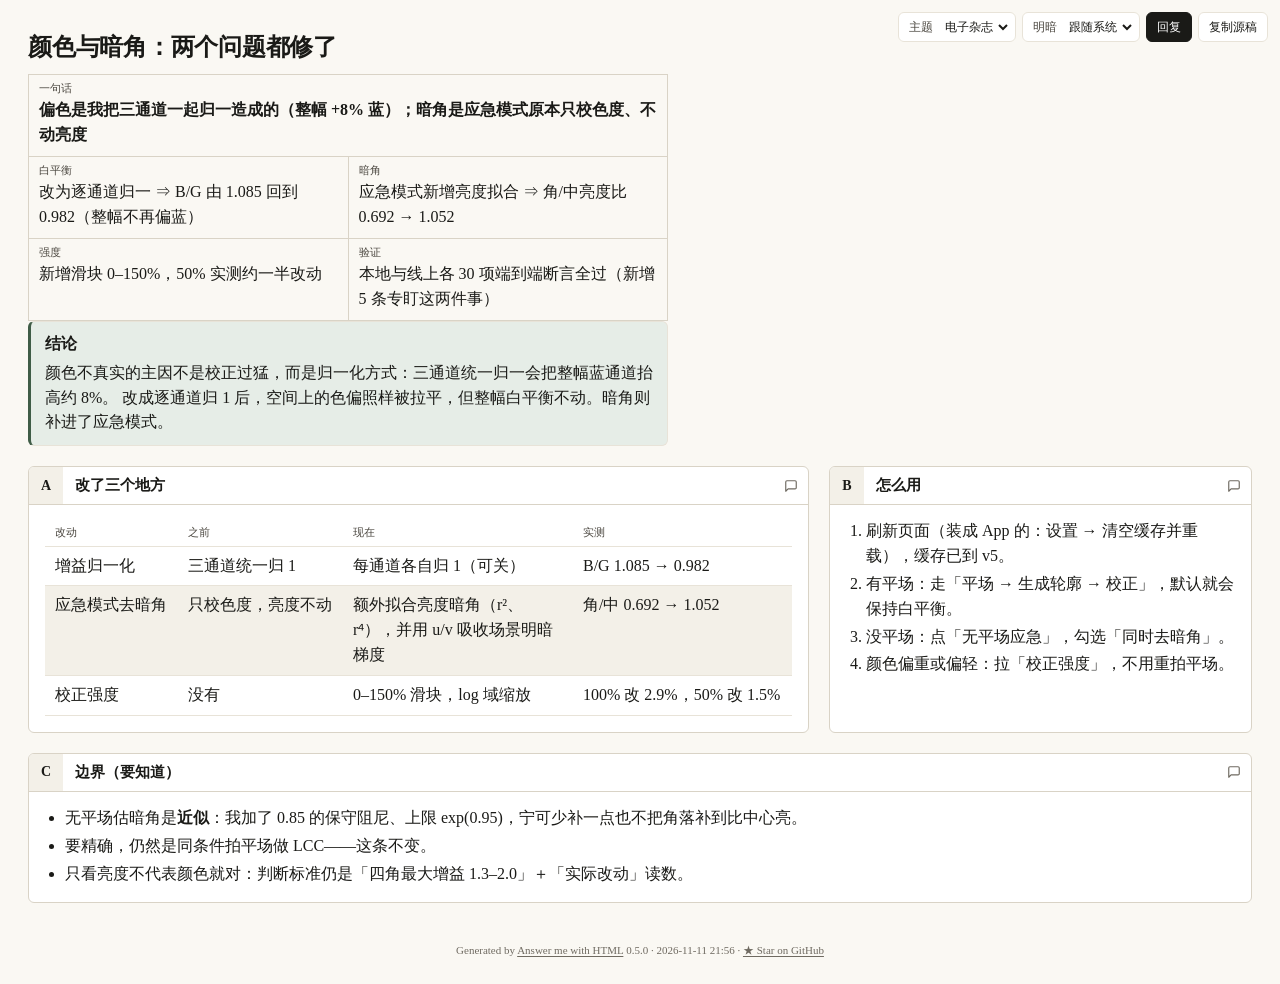
<file: updates.html>
<!doctype html>
<html lang="zh-CN" data-theme="editorial" data-mode="auto" data-style="80">
<head>
<meta charset="utf-8">
<meta name="viewport" content="width=device-width, initial-scale=1">
<meta name="generator" content="Answer me with HTML 0.5.0">
<title>颜色与暗角：两个问题都修了</title>
<style>
html[data-theme="blueprint"], html[data-theme="blueprint"][data-mode="light"] {
  --font-sans: -apple-system, BlinkMacSystemFont, "Segoe UI", "PingFang SC", "Hiragino Sans GB", "Microsoft YaHei", Roboto, "Helvetica Neue", Arial, sans-serif;
  --font-mono: ui-monospace, SFMono-Regular, "JetBrains Mono", Menlo, Consolas, "Liberation Mono", monospace;
  --radius: 0px;
  --shadow: none;
  --bw: 1.5px;
  --head-font: var(--font-sans);
  --bg: #f6f6f3;
  --paper: #ffffff;
  --ink: #16181d;
  --ink-2: #4b5260;
  --ink-3: #8b929e;
  --line: #1d2026;
  --line-2: #d6dae1;
  --fill: #f3f5f8;
  --accent: #1d5fbf;
  --accent-bg: #e4ecf8;
  --ok: #1d5fbf;
  --ok-bg: #e4ecf8;
  --err: #c62828;
  --err-bg: #fbeaea;
  --warn: #a8620a;
  --warn-bg: #fdf3e2;
  --head-bg: #16181d;
  --head-fg: #ffffff;
}
html[data-theme="blueprint"][data-mode="dark"] {
  --bg: #081322;
  --paper: #0d1c31;
  --ink: #e6edf7;
  --ink-2: #a9b8cc;
  --ink-3: #6b7f99;
  --line: #c9d6e8;
  --line-2: #23385a;
  --fill: #12253f;
  --accent: #6ea8ff;
  --accent-bg: #16305a;
  --ok: #6ea8ff;
  --ok-bg: #16305a;
  --err: #ff7070;
  --err-bg: #3b1620;
  --warn: #f0b14a;
  --warn-bg: #3a2a10;
  --head-bg: #e6edf7;
  --head-fg: #081322;
}
@media (prefers-color-scheme: dark) {
html[data-theme="blueprint"][data-mode="auto"] {
  --bg: #081322;
  --paper: #0d1c31;
  --ink: #e6edf7;
  --ink-2: #a9b8cc;
  --ink-3: #6b7f99;
  --line: #c9d6e8;
  --line-2: #23385a;
  --fill: #12253f;
  --accent: #6ea8ff;
  --accent-bg: #16305a;
  --ok: #6ea8ff;
  --ok-bg: #16305a;
  --err: #ff7070;
  --err-bg: #3b1620;
  --warn: #f0b14a;
  --warn-bg: #3a2a10;
  --head-bg: #e6edf7;
  --head-fg: #081322;
}
}

html[data-theme="shadcn"], html[data-theme="shadcn"][data-mode="light"] {
  --font-sans: -apple-system, BlinkMacSystemFont, "Segoe UI", "PingFang SC", "Hiragino Sans GB", "Microsoft YaHei", Roboto, "Helvetica Neue", Arial, sans-serif;
  --font-mono: ui-monospace, SFMono-Regular, "JetBrains Mono", Menlo, Consolas, "Liberation Mono", monospace;
  --radius: 8px;
  --shadow: 0 1px 2px 0 rgba(0,0,0,0.05);
  --bw: 1px;
  --head-font: var(--font-sans);
  --bg: #fafafa;
  --paper: #ffffff;
  --ink: #09090b;
  --ink-2: #71717a;
  --ink-3: #a1a1aa;
  --line: #e4e4e7;
  --line-2: #f0f0f2;
  --fill: #f4f4f5;
  --accent: #2563eb;
  --accent-bg: #eff6ff;
  --ok: #16a34a;
  --ok-bg: #f0fdf4;
  --err: #dc2626;
  --err-bg: #fef2f2;
  --warn: #d97706;
  --warn-bg: #fffbeb;
  --head-bg: #18181b;
  --head-fg: #fafafa;
}
html[data-theme="shadcn"][data-mode="dark"] {
  --bg: #09090b;
  --paper: #121215;
  --ink: #fafafa;
  --ink-2: #a1a1aa;
  --ink-3: #71717a;
  --line: #27272a;
  --line-2: #1c1c1f;
  --fill: #18181b;
  --accent: #60a5fa;
  --accent-bg: #172554;
  --ok: #4ade80;
  --ok-bg: #052e16;
  --err: #f87171;
  --err-bg: #450a0a;
  --warn: #fbbf24;
  --warn-bg: #451a03;
  --head-bg: #fafafa;
  --head-fg: #18181b;
}
@media (prefers-color-scheme: dark) {
html[data-theme="shadcn"][data-mode="auto"] {
  --bg: #09090b;
  --paper: #121215;
  --ink: #fafafa;
  --ink-2: #a1a1aa;
  --ink-3: #71717a;
  --line: #27272a;
  --line-2: #1c1c1f;
  --fill: #18181b;
  --accent: #60a5fa;
  --accent-bg: #172554;
  --ok: #4ade80;
  --ok-bg: #052e16;
  --err: #f87171;
  --err-bg: #450a0a;
  --warn: #fbbf24;
  --warn-bg: #451a03;
  --head-bg: #fafafa;
  --head-fg: #18181b;
}
}

html[data-theme="paper"], html[data-theme="paper"][data-mode="light"] {
  --font-sans: -apple-system, BlinkMacSystemFont, "Segoe UI", "PingFang SC", "Hiragino Sans GB", "Microsoft YaHei", Roboto, "Helvetica Neue", Arial, sans-serif;
  --font-mono: ui-monospace, SFMono-Regular, "JetBrains Mono", Menlo, Consolas, "Liberation Mono", monospace;
  --font-serif: "Iowan Old Style", "Palatino Linotype", Palatino, Georgia, "Songti SC", "STSong", "Noto Serif CJK SC", "Source Han Serif SC", serif;
  --radius: 2px;
  --shadow: none;
  --bw: 1px;
  --head-font: var(--font-serif);
  --bg: #f5f2ea;
  --paper: #fdfbf6;
  --ink: #1f1c17;
  --ink-2: #57514a;
  --ink-3: #8c867b;
  --line: #cbc3b4;
  --line-2: #e5dfd3;
  --fill: #f3eee4;
  --accent: #8c2f1e;
  --accent-bg: #f5e5df;
  --ok: #2e6a3b;
  --ok-bg: #e4efe5;
  --err: #a3251b;
  --err-bg: #f7e3e0;
  --warn: #7f5300;
  --warn-bg: #f6ecd6;
  --head-bg: #1f1c17;
  --head-fg: #fdfbf6;
}
html[data-theme="paper"][data-mode="dark"] {
  --bg: #15130f;
  --paper: #1c1a15;
  --ink: #ebe5d8;
  --ink-2: #b5ad9e;
  --ink-3: #7b7467;
  --line: #4a443a;
  --line-2: #2d2a24;
  --fill: #242119;
  --accent: #e59a7d;
  --accent-bg: #3a2219;
  --ok: #8cc79a;
  --ok-bg: #1c3122;
  --err: #f0928a;
  --err-bg: #3a1d1a;
  --warn: #e3b866;
  --warn-bg: #352a13;
  --head-bg: #ebe5d8;
  --head-fg: #15130f;
}
@media (prefers-color-scheme: dark) {
html[data-theme="paper"][data-mode="auto"] {
  --bg: #15130f;
  --paper: #1c1a15;
  --ink: #ebe5d8;
  --ink-2: #b5ad9e;
  --ink-3: #7b7467;
  --line: #4a443a;
  --line-2: #2d2a24;
  --fill: #242119;
  --accent: #e59a7d;
  --accent-bg: #3a2219;
  --ok: #8cc79a;
  --ok-bg: #1c3122;
  --err: #f0928a;
  --err-bg: #3a1d1a;
  --warn: #e3b866;
  --warn-bg: #352a13;
  --head-bg: #ebe5d8;
  --head-fg: #15130f;
}
}

html[data-theme="editorial"], html[data-theme="editorial"][data-mode="light"] {
  --font-sans: 'Source Han Serif SC','Source Han Serif','Noto Serif CJK SC','Songti SC','PT Serif','STIX Two Text','Arial Unicode MS',serif, -apple-system, BlinkMacSystemFont, "Segoe UI", "PingFang SC", "Hiragino Sans GB", "Microsoft YaHei", Roboto, "Helvetica Neue", Arial, sans-serif;
  --font-mono: 'SF Mono','IBM Plex Mono','Source Code Pro',ui-monospace,Menlo,'Source Han Serif SC','Noto Serif CJK SC','Songti SC','Arial Unicode MS',serif, ui-monospace, SFMono-Regular, "JetBrains Mono", Menlo, Consolas, "Liberation Mono", monospace;
  --radius: 6px;
  --shadow: none;
  --bw: 1.5px;
  --head-font: 'Source Han Serif SC','Source Han Serif','Noto Serif CJK SC','Songti SC',serif;
  --bg: #faf8f3;
  --paper: #ffffff;
  --ink: #1a1a17;
  --ink-2: #4a463f;
  --ink-3: #6f6a61;
  --line: #d9d3c6;
  --line-2: #e8e3d8;
  --fill: #f3f0e8;
  --accent: #9a3324;
  --accent-bg: #f0e2de;
  --ok: #3f5c46;
  --ok-bg: #e6ede7;
  --err: #8c2f22;
  --err-bg: #f7e6e2;
  --warn: #7d5c14;
  --warn-bg: #f5efdf;
  --head-bg: #f3f0e8;
  --head-fg: #1a1a17;
}
html[data-theme="editorial"][data-mode="dark"] {
  --bg: #14130f;
  --paper: #1c1b17;
  --ink: #eeeae0;
  --ink-2: #c9c3b6;
  --ink-3: #9a9488;
  --line: #3a3730;
  --line-2: #2a2822;
  --fill: #23211c;
  --accent: #d98b7a;
  --accent-bg: #3a2620;
  --ok: #8fb89b;
  --ok-bg: #1e2b23;
  --err: #e0907f;
  --err-bg: #3a231d;
  --warn: #d9bd76;
  --warn-bg: #332b18;
  --head-bg: #23211c;
  --head-fg: #eeeae0;
}
@media (prefers-color-scheme: dark) {
html[data-theme="editorial"][data-mode="auto"] {
  --bg: #14130f;
  --paper: #1c1b17;
  --ink: #eeeae0;
  --ink-2: #c9c3b6;
  --ink-3: #9a9488;
  --line: #3a3730;
  --line-2: #2a2822;
  --fill: #23211c;
  --accent: #d98b7a;
  --accent-bg: #3a2620;
  --ok: #8fb89b;
  --ok-bg: #1e2b23;
  --err: #e0907f;
  --err-bg: #3a231d;
  --warn: #d9bd76;
  --warn-bg: #332b18;
  --head-bg: #23211c;
  --head-fg: #eeeae0;
}
}

html:lang(zh-Hant)[data-theme][data-mode], html:lang(zh-TW)[data-theme][data-mode], html:lang(zh-HK)[data-theme][data-mode], html:lang(zh-MO)[data-theme][data-mode] {
  --font-sans: -apple-system, BlinkMacSystemFont, "Segoe UI", "PingFang TC", "Heiti TC", "Microsoft JhengHei", "Noto Sans CJK TC", "Noto Sans TC", "PingFang SC", "Microsoft YaHei", Roboto, "Helvetica Neue", Arial, sans-serif;
}

html:lang(ja)[data-theme][data-mode] {
  --font-sans: -apple-system, BlinkMacSystemFont, "Segoe UI", "Hiragino Sans", "Hiragino Kaku Gothic ProN", "Yu Gothic UI", "Yu Gothic", Meiryo, "Noto Sans CJK JP", "Noto Sans JP", "PingFang SC", "Microsoft YaHei", Roboto, "Helvetica Neue", Arial, sans-serif;
}

html:lang(he)[data-theme][data-mode] {
  --font-sans: -apple-system, BlinkMacSystemFont, "Segoe UI", "Noto Sans Hebrew", "Arial Hebrew", Arial, Roboto, "Helvetica Neue", sans-serif;
}

html:lang(zh-Hant)[data-theme="editorial"][data-mode], html:lang(zh-TW)[data-theme="editorial"][data-mode], html:lang(zh-HK)[data-theme="editorial"][data-mode], html:lang(zh-MO)[data-theme="editorial"][data-mode] {
  --font-sans: 'Source Han Serif SC','Source Han Serif','Noto Serif CJK SC','Songti SC','PT Serif','STIX Two Text','Arial Unicode MS',serif, -apple-system, BlinkMacSystemFont, "Segoe UI", "PingFang SC", "Hiragino Sans GB", "Microsoft YaHei", Roboto, "Helvetica Neue", Arial, sans-serif;
}

html:lang(ja)[data-theme="editorial"][data-mode] {
  --font-sans: 'Source Han Serif SC','Source Han Serif','Noto Serif CJK SC','Songti SC','PT Serif','STIX Two Text','Arial Unicode MS',serif, -apple-system, BlinkMacSystemFont, "Segoe UI", "PingFang SC", "Hiragino Sans GB", "Microsoft YaHei", Roboto, "Helvetica Neue", Arial, sans-serif;
}

html:lang(he)[data-theme="editorial"][data-mode] {
  --font-sans: 'Source Han Serif SC','Source Han Serif','Noto Serif CJK SC','Songti SC','PT Serif','STIX Two Text','Arial Unicode MS',serif, -apple-system, BlinkMacSystemFont, "Segoe UI", "PingFang SC", "Hiragino Sans GB", "Microsoft YaHei", Roboto, "Helvetica Neue", Arial, sans-serif;
}

/* Answer me with HTML base — uses theme variables only, never hard-coded colors (theme tokens and decorations: themes/<name>.js). Exception: the var() fallbacks of diagrams (flow / sequence) equal the blueprint light tokens, guarded by a test. */
*, *::before, *::after { box-sizing: border-box; }
html, body { margin: 0; padding: 0; }
body {
  background: var(--bg); color: var(--ink);
  font-family: var(--font-sans); font-size: 14px; line-height: 1.55;
  -webkit-font-smoothing: antialiased;
}
code, pre, kbd { font-family: var(--font-mono); }

/* ── Toolbar ─────────────────────────────── */
.am-toolbar {
  position: fixed; top: 12px; inset-inline-end: 12px; z-index: 10; display: flex; gap: 6px;
}
.am-btn {
  font: 12px/1 var(--font-sans); color: var(--ink); background: var(--paper);
  border: 1px solid var(--line-2); border-radius: var(--radius); padding: 7px 10px; cursor: pointer;
}
.am-btn:hover { border-color: var(--ink-3); }
.am-btn:focus-visible { outline: 2px solid var(--accent); outline-offset: 2px; }
/* Theme and mode lists: a label and a native select inside one button-like box */
.am-pick {
  display: flex; align-items: center; gap: 6px; font: 12px/1 var(--font-sans); color: var(--ink-2); background: var(--paper);
  border: 1px solid var(--line-2); border-radius: var(--radius); padding-block: 0; padding-inline: 10px 4px;
}
.am-pick:hover { border-color: var(--ink-3); }
.am-pick:focus-within { outline: 2px solid var(--accent); outline-offset: 2px; }
.am-pick select {
  font: inherit; color: var(--ink); background: transparent; border: 0; padding: 6px 2px; cursor: pointer; outline: none;
}
.am-pick option { color: var(--ink); background: var(--paper); }

/* ── Header ───────────────────────────────── */
.am-head { margin: 0 0 20px; padding-inline-end: 300px; }
.am-head h1 { margin: 0; font-size: 24px; line-height: 1.25; letter-spacing: -0.01em; }
.am-sub { margin: 4px 0 0; color: var(--ink-2); }
.am-head-meta { display: flex; flex-wrap: wrap; gap: 6px 18px; margin-top: 10px; font-size: 12px; color: var(--ink-2); }
.am-head-meta b { font-family: var(--font-mono); font-weight: 400; color: var(--ink-3); margin-inline-end: 6px; }
.am-intro { margin-top: 12px; max-width: 80ch; }

/* ── sheet template ────────────────────────── */
.am-sheet { max-width: 1680px; margin: 0 auto; padding: 32px 28px 40px; }
.am-frame { position: relative; }
.am-grid {
  display: grid; grid-template-columns: repeat(var(--cols, 3), minmax(0, 1fr));
  gap: 20px; align-items: start;
}
.am-ruler { display: none; }
.am-ruler span { flex: 1; display: flex; align-items: center; justify-content: center; }
.am-ruler--top, .am-ruler--bottom { left: 18px; right: 18px; height: 18px; }
.am-ruler--top { top: 0; }
.am-ruler--bottom { bottom: 0; }
.am-ruler--left, .am-ruler--right { top: 18px; bottom: 18px; width: 18px; flex-direction: column; }
.am-ruler--left { left: 0; }
.am-ruler--right { right: 0; }
.am-ruler--top span + span, .am-ruler--bottom span + span { border-inline-start: 1px solid var(--line); }
.am-ruler--left span + span, .am-ruler--right span + span { border-top: 1px solid var(--line); }

/* ── Panels ───────────────────────────────── */
.am-panel {
  background: var(--paper); border: var(--bw) solid var(--line); border-radius: var(--radius);
  box-shadow: var(--shadow); min-width: 0; overflow: hidden;
}
.am-panel-head {
  display: flex; align-items: stretch; gap: 0; border-bottom: var(--bw) solid var(--line); min-height: 34px;
}
.am-panel-id {
  display: flex; align-items: center; justify-content: center; min-width: 34px; padding: 0 8px;
  background: var(--head-bg); color: var(--head-fg); font-weight: 600; font-size: 14px;
}
.am-panel-head h2 { margin: 0; padding: 7px 12px; font-size: 15px; font-weight: 600; flex: 1; display: flex; align-items: center; }
.am-panel-meta { align-self: center; padding: 0 12px; font: 11px/1.3 var(--font-mono); color: var(--ink-2); text-align: end; }
.am-panel-body { padding: 14px 16px 16px; }
.am-panel-body > * + * { margin-top: 12px; }

/* ── Markdown body ───────────────────────── */
.am-md > :first-child { margin-top: 0; }
.am-md > :last-child { margin-bottom: 0; }
.am-md p { margin: 0 0 8px; }
.am-md ul, .am-md ol { margin: 0 0 8px; padding-inline-start: 20px; }
.am-md li + li { margin-top: 3px; }
.am-md h3, .am-md h4 { margin: 14px 0 6px; font-size: 13px; }
.am-md a { color: var(--accent); }
.am-md blockquote { margin: 0 0 8px; padding: 2px 12px; border-inline-start: 3px solid var(--line-2); color: var(--ink-2); }
.am-md :not(pre) > code { font-size: 0.9em; background: var(--fill); padding: 1px 5px; border-radius: 4px; }
.am-md hr { border: 0; border-top: 1px solid var(--line-2); margin: 12px 0; }
.am-md table { width: 100%; border-collapse: collapse; font-size: 13px; }
.am-md th {
  text-align: start; font: 11px/1.3 var(--font-mono); color: var(--ink-2); font-weight: 400;
  padding: 6px 10px; border-bottom: 1px solid var(--line-2);
}
/* th { text-align: start } outranks the align attribute from Markdown alignment, so restore right and center columns explicitly. */
.am-md th[align="right"] { text-align: right; }
.am-md th[align="center"] { text-align: center; }
.am-md td { padding: 7px 10px; border-bottom: 1px solid var(--line-2); vertical-align: top; }
.am-md tbody tr:nth-child(even) td { background: var(--fill); }
.am-table-wrap { overflow-x: auto; }
/* Images scale down to the panel and never past 70% of the window height, keeping their shape. */
.am-md img { max-width: 100%; max-height: 70vh; height: auto; }
.am-figure { margin: 0; text-align: center; }
.am-figure img { display: block; margin: 0 auto; border: 1px solid var(--line-2); border-radius: var(--radius); }
.am-figure figcaption { margin-top: 6px; font-size: 12px; line-height: 1.4; color: var(--ink-2); }
.am-code {
  margin: 0; padding: 12px 14px; background: var(--fill); border: 1px solid var(--line-2);
  border-radius: var(--radius); overflow-x: auto; font-size: 12.5px; line-height: 1.5;
}
/* Ask: a decision the reader makes; the suggested option starts selected */
.am-ask { margin: 10px 0; padding: 10px 12px 8px; border: 1px solid var(--line-2); border-radius: var(--radius); background: var(--fill); min-width: 0; }
/* The question floats inside the box, so a long question wraps like text instead of riding on the border */
.am-ask-q { float: left; width: 100%; padding: 0; margin-bottom: 4px; font-weight: 600; }
/* Two columns: the control, then the label, tag and note, which wrap under the label and never under the control */
.am-ask-opt { clear: both; display: grid; grid-template-columns: auto minmax(0, 1fr); column-gap: 8px; align-items: baseline; padding: 5px 2px; cursor: pointer; }
.am-ask-opt input { margin: 0; accent-color: var(--accent); position: relative; top: 2px; }
.am-ask-tag { display: inline-block; font-size: 11px; line-height: 1.5; color: var(--accent); border: 1px solid var(--accent); border-radius: 999px; padding: 0 6px; white-space: nowrap; }
.am-ask-note { display: block; color: var(--ink-2); }
/* Comment box under each panel, and the Reply sheet */
.am-comment-btn {
  display: flex; flex-shrink: 0; align-self: center; margin-block: 0; margin-inline: auto 6px; color: var(--ink-3); background: transparent;
  border: 1px solid transparent; border-radius: var(--radius); padding: 3px; cursor: pointer;
}
.am-panel-meta + .am-comment-btn { margin-inline-start: 0; }
.am-panel:hover .am-comment-btn, .am-comment-btn:focus-visible, .am-comment-btn[aria-expanded="true"] { border-color: var(--line-2); color: var(--ink-2); }
.am-panel .am-comment-btn.am-comment-btn--on { color: var(--accent); border-color: var(--accent); }
.am-panel--bare { position: relative; }
.am-panel--bare > .am-comment-btn { position: absolute; top: 4px; inset-inline-end: 0; }
.am-comment { padding: 0 14px 12px; }
.am-comment textarea, .am-reply textarea {
  width: 100%; font: 13px/1.5 var(--font-sans); color: var(--ink); background: var(--paper);
  border: 1px solid var(--line-2); border-radius: var(--radius); padding: 8px 10px; resize: vertical;
}
.am-comment textarea:focus-visible, .am-reply textarea:focus-visible { outline: 2px solid var(--accent); outline-offset: 1px; }
.am-btn--reply { color: var(--paper); background: var(--ink); border-color: var(--ink); }
.am-btn--reply:hover { opacity: .88; }
.am-reply {
  width: min(640px, calc(100vw - 32px)); padding: 16px; color: var(--ink); background: var(--paper);
  border: 1px solid var(--line-2); border-radius: var(--radius); box-shadow: 0 12px 40px rgba(0,0,0,.25);
}
.am-reply::backdrop { background: rgba(0,0,0,.35); }
.am-reply-head { display: flex; flex-wrap: wrap; align-items: baseline; gap: 4px 10px; margin-bottom: 10px; }
.am-reply-head span { color: var(--ink-2); font-size: 13px; }
.am-reply textarea { font-family: var(--font-mono); font-size: 12.5px; }
.am-reply-actions { display: flex; justify-content: flex-end; gap: 8px; margin-top: 10px; }
.am-reply .am-btn:disabled { opacity: .5; cursor: default; }
/* Code block: a header (title or path:lines, language, copy), then one span per line; numbered blocks show the line number in a gutter */
.am-codeblock { margin: 10px 0; min-width: 0; }
.am-codeblock .am-code { border-top-left-radius: 0; border-top-right-radius: 0; padding: 10px 0; }
.am-code-head {
  display: flex; align-items: center; gap: 8px; padding: 5px 6px 5px 12px; font: 12px/1.3 var(--font-sans); color: var(--ink-2);
  background: var(--paper); border: 1px solid var(--line-2); border-bottom: 0; border-radius: var(--radius) var(--radius) 0 0;
}
.am-code-title { font-family: var(--font-mono); overflow: hidden; text-overflow: ellipsis; white-space: nowrap; min-width: 0; }
.am-code-lang { margin-left: auto; color: var(--ink-3); text-transform: lowercase; }
.am-code-copy { font: 12px/1 var(--font-sans); color: var(--ink-2); background: transparent; border: 1px solid var(--line-2); border-radius: var(--radius); padding: 4px 8px; cursor: pointer; margin-left: auto; }
.am-code-lang + .am-code-copy { margin-left: 0; }
.am-code-copy:hover { border-color: var(--ink-3); color: var(--ink); }
.am-code-copy:focus-visible { outline: 2px solid var(--accent); outline-offset: 2px; }
.am-code code { display: block; min-width: max-content; }
.am-ln { display: block; padding: 0 14px; min-height: 1.5em; white-space: pre; }
.am-ln--hl { background: var(--accent-bg); box-shadow: inset 3px 0 0 var(--accent); }
.am-code--num .am-ln::before {
  content: attr(data-n); display: inline-block; width: 3.5ch; margin-right: 12px; text-align: right; color: var(--ink-3);
  user-select: none; -webkit-user-select: none;
}

/* ── Status badges ok / no / warn ──────────────── */
.am-status { white-space: nowrap; font-weight: 500; }
.am-status--ok { color: var(--ok); }
.am-status--no { color: var(--err); }
.am-status--warn { color: var(--warn); }
.am-status-icon { display: inline-block; width: 1.1em; font-weight: 700; }

/* ── callout ─────────────────────────────── */
.am-callout {
  border: 1px solid var(--line-2); border-inline-start: 3px solid var(--accent); background: var(--accent-bg);
  padding: 10px 14px; border-radius: var(--radius);
}
.am-callout--ok { border-inline-start-color: var(--ok); background: var(--ok-bg); }
.am-callout--warn { border-inline-start-color: var(--warn); background: var(--warn-bg); }
.am-callout--err { border-inline-start-color: var(--err); background: var(--err-bg); }
.am-callout-title { font-weight: 600; margin-bottom: 4px; }

/* ── kv title block ─────────────────────────── */
.am-kv {
  display: grid; grid-template-columns: repeat(var(--kv-cols, 2), minmax(0, 1fr)); margin: 0;
  border-top: var(--bw) solid var(--line); border-inline-start: var(--bw) solid var(--line);
}
.am-kv-cell { border-inline-end: var(--bw) solid var(--line); border-bottom: var(--bw) solid var(--line); padding: 6px 10px 8px; min-width: 0; }
.am-kv-cell--wide { grid-column: 1 / -1; }
.am-kv dt { font: 11px/1.4 var(--font-mono); color: var(--ink-2); }
.am-kv dd { margin: 2px 0 0; font-size: 14px; font-weight: 500; overflow-wrap: anywhere; }
.am-kv-cell--wide dd { font-size: 17px; font-weight: 600; }

/* ── timeline ────────────────────────────── */
.am-timeline { list-style: none; margin: 0; padding: 0; }
.am-timeline--h { display: grid; grid-template-columns: repeat(var(--n, 1), minmax(0, 1fr)); padding-top: 4px; }
.am-timeline--h li { position: relative; text-align: center; padding: 0 6px; }
.am-timeline--h li::before {
  content: ""; position: absolute; top: 31px; left: 0; right: 0; border-top: var(--bw) solid var(--line);
}
.am-timeline--h li:first-child::before { inset-inline-start: 50%; }
.am-timeline--h li:last-child::before { inset-inline-end: 50%; }
.am-tl-when { display: block; font-size: 15px; font-weight: 500; height: 24px; }
.am-tl-dot {
  position: relative; display: block; width: 11px; height: 11px; margin: 2px auto 8px;
  border: var(--bw) solid var(--line); border-radius: 50%; background: var(--paper);
}
.am-tl-item--hi .am-tl-dot { background: var(--accent); border-color: var(--accent); }
.am-tl-title { display: block; font-size: 12.5px; font-weight: 500; }
.am-tl-text { display: block; font-size: 12px; color: var(--ink-2); line-height: 1.45; }
.am-timeline--v li { position: relative; padding: 0 0 14px; padding-inline-start: 22px; }
.am-timeline--v li::before { content: ""; position: absolute; inset-inline-start: 5px; top: 6px; bottom: -6px; border-inline-start: var(--bw) solid var(--line-2); }
.am-timeline--v li:last-child::before { display: none; }
.am-timeline--v .am-tl-dot { position: absolute; inset-inline-start: 0; top: 4px; margin: 0; }
.am-timeline--v .am-tl-when { display: inline; height: auto; font: 12px var(--font-mono); color: var(--ink-2); margin-inline-end: 8px; }
.am-timeline--v .am-tl-title { display: inline; font-size: 14px; }
.am-timeline--v .am-tl-text { margin-top: 2px; }
/* .am-tl-wrap is the container (src/components/timeline.js): a horizontal timeline answers to the width it has, not to the width of the window, since a
   sheet puts panels two or three to a row. Below 560 px (about 90 px for each of the six items a timeline has by default) its dates
   wrap and the dots cover them, so it lays out like timeline v: line and dots at the start, text beside them. */
.am-tl-wrap { container-type: inline-size; }
@container (max-width: 560px) {
  .am-timeline--h { display: block; padding-top: 0; }
  .am-timeline--h li { text-align: start; padding: 0 0 14px; padding-inline-start: 22px; }
  .am-timeline--h li::before, .am-timeline--h li:first-child::before {
    top: 6px; bottom: -6px; inset-inline-start: 5px; inset-inline-end: auto; border-top: 0; border-inline-start: var(--bw) solid var(--line-2);
  }
  .am-timeline--h li:last-child::before { display: none; }
  .am-timeline--h .am-tl-dot { position: absolute; inset-inline-start: 0; top: 4px; margin: 0; }
  .am-timeline--h .am-tl-when { display: inline; height: auto; font: 12px var(--font-mono); color: var(--ink-2); margin-inline-end: 8px; }
  .am-timeline--h .am-tl-title { display: inline; font-size: 14px; }
  .am-timeline--h .am-tl-text { margin-top: 2px; }
}

/* ── annot sentence notes ──────────────────────── */
.am-annot + .am-annot { border-top: 1px solid var(--line-2); padding-top: 12px; }
.am-annot-head { display: flex; justify-content: space-between; gap: 12px; font-size: 13px; font-weight: 600; margin-bottom: 8px; }
.am-annot-meta { font: 11px var(--font-mono); font-weight: 400; color: var(--ink-2); }
.am-annot-scroll { overflow-x: auto; }
.am-annot-line {
  position: relative; display: inline-block; white-space: pre; font: 14px/1.6 var(--font-mono);
  padding-bottom: calc(var(--rows, 0) * 17px + 14px);
}
.am-annot-line--wrap { display: block; white-space: normal; padding-bottom: 10px; }
.am-annot-line--wrap .am-seg { white-space: nowrap; }
.am-seg { position: relative; }
.am-seg::after {
  content: ""; position: absolute; left: 1px; right: 1px; top: calc(100% + 1px); height: 5px;
  border: 1px solid var(--accent); border-top: 0;
}
.am-seg-n {
  position: absolute; inset-inline-start: 0; top: calc(100% + 8px + var(--row, 0) * 17px);
  font: 11px/16px var(--font-sans); color: var(--accent); white-space: nowrap;
}
.am-seg--err { color: var(--err); }
.am-seg--err::after { border-color: var(--err); }
.am-seg--err .am-seg-n { color: var(--err); }
.am-annot-caption { font-size: 12px; color: var(--ink-2); }

/* ── limits bars ───────────────────────── */
.am-lim + .am-lim { margin-top: 14px; }
.am-lim-head { display: flex; justify-content: space-between; gap: 12px; font-size: 13px; margin-bottom: 4px; }
.am-lim-val { font: 12px var(--font-mono); color: var(--accent); white-space: nowrap; }
.am-lim-track { position: relative; height: 12px; border: 1px solid var(--line-2); background: var(--fill); border-radius: calc(var(--radius) / 2); }
.am-lim-fill { position: absolute; inset-inline-start: 0; top: 0; bottom: 0; background: var(--accent-bg); border-inline-end: 1px solid var(--accent); }
.am-lim-mark { position: absolute; top: -4px; bottom: -4px; border-left: 2px solid var(--accent); }
.am-lim.is-over .am-lim-fill { background: var(--err-bg); border-inline-end-color: var(--err); }
.am-lim.is-over .am-lim-val { color: var(--err); }
.am-lim-ticks { position: relative; height: 16px; font: 10px/16px var(--font-mono); color: var(--ink-3); }
.am-lim-ticks span { position: absolute; transform: translateX(-50%); }
.am-lim-ticks span:first-child { transform: none; }
.am-lim-note { font-size: 11px; color: var(--ink-2); margin-inline-start: 6px; }

/* ── tree ─────────────────────────── */
.am-tree { font-size: 13px; }
.am-tree-root { display: flex; justify-content: center; position: relative; padding-bottom: 18px; }
.am-tree-root::after { content: ""; position: absolute; bottom: 0; left: 50%; height: 18px; border-left: var(--bw) solid var(--line); }
.am-tree-root--solo { padding-bottom: 12px; }
.am-tree-root--solo::after { display: none; }
.am-tree-box {
  border: var(--bw) solid var(--line); background: var(--paper); padding: 6px 14px; text-align: center;
  border-radius: var(--radius); font-weight: 600;
}
.am-tree-box small { display: block; font-weight: 400; color: var(--ink-2); font-size: 12px; }
.am-tree-box--root { background: var(--accent-bg); font-size: 15px; padding: 8px 28px; }
.am-tree-cols { display: grid; grid-template-columns: repeat(var(--n, 1), minmax(0, 1fr)); }
.am-tree-col { position: relative; padding: 18px 8px 0; min-width: 0; }
.am-tree-col::before { content: ""; position: absolute; top: 0; left: 0; right: 0; border-top: var(--bw) solid var(--line); }
.am-tree-col:first-child::before { inset-inline-start: 50%; }
.am-tree-col:last-child::before { inset-inline-end: 50%; }
.am-tree-col::after { content: ""; position: absolute; top: 0; left: 50%; height: 18px; border-left: var(--bw) solid var(--line); }
.am-tree-list, .am-tree-list ul { list-style: none; margin: 0; padding: 0; }
.am-tree-col > .am-tree-list { margin: 8px 0 0; margin-inline-start: 14px; }
.am-tree-list ul { margin-inline-start: 16px; }
.am-tree-list li { position: relative; padding: 3px 0; padding-inline-start: 18px; }
.am-tree-list li::before { content: ""; position: absolute; inset-inline-start: 0; top: 0.95em; width: 12px; border-top: 1px solid var(--ink-3); }
.am-tree-list li::after { content: ""; position: absolute; inset-inline-start: 0; top: 0; bottom: 0; border-inline-start: 1px solid var(--ink-3); }
.am-tree-list li:last-child::after { bottom: auto; height: 0.95em; }
.am-tree-tag { font: 11px var(--font-mono); color: var(--ink-3); margin-inline-end: 4px; }
.am-tree code { font: 12px var(--font-mono); }
.am-tree-sub { display: block; font-size: 11.5px; color: var(--ink-2); }
.am-tree-hi > .am-tree-label { color: var(--accent); font-weight: 600; }

/* ── Diagrams (flow / sequence) ───────────────── */
.am-diagram { margin: 0; overflow-x: auto; text-align: center; }
/* Embedded previews can lose html[data-theme]; the fallbacks keep diagrams readable, and defined theme variables still win. */
.am-diagram svg { max-width: 100%; height: auto; font-family: var(--font-sans, sans-serif); }
.am-diagram text { fill: var(--ink, #16181d); font-size: 13px; }
.am-node-shape { fill: var(--paper, #ffffff); stroke: var(--line, #1d2026); stroke-width: var(--bw, 1.5px); }
.am-node--hi .am-node-shape { fill: var(--accent-bg, #e4ecf8); stroke: var(--accent, #1d5fbf); }
.am-node--hi text { fill: var(--accent, #1d5fbf); font-weight: 600; }
.am-edge { fill: none; stroke: var(--ink-2, #4b5260); stroke-width: 1.3; }
.am-edge--dashed { stroke-dasharray: 5 4; }
.am-arrow { fill: var(--ink-2, #4b5260); }
.am-edge-label rect { fill: var(--paper, #ffffff); }
.am-diagram .am-edge-label text { fill: var(--accent, #1d5fbf); font-size: 11.5px; }
.am-cluster { fill: var(--fill, #f3f5f8); stroke: var(--line-2, #d6dae1); stroke-width: 1; stroke-dasharray: 4 3; }
.am-diagram .am-cluster-label { fill: var(--ink-2, #4b5260); font: 11px var(--font-mono, monospace); }
.am-lifeline { stroke: var(--ink-3, #8b929e); stroke-width: 1; stroke-dasharray: 4 4; }
.am-actor { fill: var(--paper, #ffffff); stroke: var(--line, #1d2026); stroke-width: var(--bw, 1.5px); }
.am-note { fill: var(--warn-bg, #fdf3e2); stroke: var(--warn, #a8620a); stroke-width: 1; }
.am-diagram .am-step { fill: var(--ink-3, #8b929e); font: 10px var(--font-mono, monospace); }

.am-diagram-expand {
  /* In flow and sticky: it sits at the end edge (right on a left-to-right page) and stays in view when the diagram scrolls sideways.
     It takes its own row above the drawing, so it never covers a node at the top-right corner of the drawing. */
  position: sticky; inset-inline-start: calc(100% - 36px); z-index: 2;
  display: flex; align-items: center; justify-content: center;
  width: 28px; height: 28px; padding: 0; margin: 0 0 4px; margin-inline: auto 8px;
  color: var(--ink-2); background: var(--paper);
  border: var(--bw, 1px) solid var(--line-2); border-radius: var(--radius);
  cursor: pointer; opacity: 0.72;
  transition: opacity 0.15s, color 0.15s, border-color 0.15s, background 0.15s;
}
.am-diagram:hover .am-diagram-expand,
.am-diagram-expand:focus-visible { opacity: 1; }
.am-diagram-expand:hover {
  opacity: 1; color: var(--ink); border-color: var(--accent); background: var(--fill);
}
.am-diagram-expand:focus-visible { outline: 2px solid var(--accent); outline-offset: 1px; }

/* ── Diagram Lightbox and Pan-Zoom Viewer ─────────── */
.am-lightbox {
  position: fixed; inset: 0; z-index: 1000;
  display: flex; flex-direction: column;
  touch-action: none;
}
.am-lightbox[hidden] { display: none !important; }

.am-lightbox-backdrop {
  position: absolute; inset: 0;
  background: rgba(0, 0, 0, 0.72);
  backdrop-filter: blur(6px);
  -webkit-backdrop-filter: blur(6px);
}

.am-lightbox-header {
  position: absolute; top: 12px; left: 24px; right: 24px; height: 36px;
  display: flex; align-items: center; justify-content: space-between;
  z-index: 10; pointer-events: none;
}
.am-lightbox-title {
  display: inline-flex; align-items: center; gap: 8px;
  color: rgba(255, 255, 255, 0.92);
  font: 13px/1 var(--font-sans, sans-serif); font-weight: 500;
  text-shadow: 0 1px 3px rgba(0, 0, 0, 0.6);
  pointer-events: auto;
  overflow: hidden; text-overflow: ellipsis; white-space: nowrap; max-width: 60vw;
}
.am-lightbox-title svg { stroke: rgba(255, 255, 255, 0.85); flex-shrink: 0; }
.am-lightbox-actions {
  display: flex; align-items: center; gap: 8px; pointer-events: auto;
}
.am-lightbox-close {
  width: 32px; height: 32px;
  background: var(--paper);
  border: var(--bw, 1px) solid var(--line-2);
  border-radius: 50%;
  color: var(--ink);
  font-size: 15px; line-height: 1;
  cursor: pointer;
  display: flex; align-items: center; justify-content: center;
  box-shadow: 0 4px 12px rgba(0, 0, 0, 0.25);
  transition: background 0.15s, color 0.15s, transform 0.15s, border-color 0.15s;
}
.am-lightbox-close:hover {
  color: var(--accent); border-color: var(--accent); background: var(--fill); transform: scale(1.05);
}
.am-lightbox-close:focus-visible { outline: 2px solid var(--accent); outline-offset: 1px; }

.am-lightbox-stage {
  position: absolute;
  top: 54px; bottom: 20px; left: 24px; right: 24px;
  background: var(--paper);
  border: var(--bw, 1px) solid var(--line-2);
  border-radius: max(var(--radius), 14px);
  box-shadow: 0 24px 64px rgba(0, 0, 0, 0.45);
  overflow: hidden;
  cursor: grab;
  user-select: none;
  -webkit-user-select: none;
}
.am-lightbox-stage.am-panning { cursor: grabbing; }

.am-lightbox-canvas {
  position: absolute; left: 0; top: 0;
  transform-origin: 0 0;
  will-change: transform;
  pointer-events: none;
}
.am-lightbox-canvas svg {
  max-width: none !important;
  max-height: none !important;
  display: block;
  font-family: var(--font-sans, sans-serif);
}

/* ── doc template ────────────────────────── */
.am-doc { max-width: 1120px; margin: 0 auto; padding: 40px 28px 64px; }
.am-doc-layout { display: grid; grid-template-columns: 200px minmax(0, 1fr); gap: 32px; align-items: start; }
.am-doc-layout--notoc { grid-template-columns: minmax(0, 1fr); max-width: 860px; }
.am-toc { position: sticky; top: 24px; font-size: 13px; }
.am-toc a { display: block; color: var(--ink-2); text-decoration: none; padding: 4px 0; padding-inline-start: 10px; border-inline-start: 2px solid var(--line-2); }
.am-toc a:hover { color: var(--ink); border-inline-start-color: var(--accent); }
.am-doc-body > .am-panel + .am-panel { margin-top: 20px; }

/* ── Responsive and print ─────────────────────────── */
@media (max-width: 1100px) {
  .am-grid { grid-template-columns: repeat(2, minmax(0, 1fr)); }
  .am-grid > .am-panel { grid-column: auto !important; }
  .am-grid > .am-panel.am-span-wide { grid-column: 1 / -1 !important; }
}
@media (max-width: 760px) {
  .am-sheet, .am-doc { padding: 56px 12px 24px; }
  .am-head { padding-inline-end: 0; }
  .am-grid { grid-template-columns: minmax(0, 1fr); }
  .am-grid > .am-panel.am-span-wide { grid-column: auto !important; }
  .am-doc-layout { grid-template-columns: minmax(0, 1fr); }
  .am-toc { position: static; }
  .am-tree-cols { grid-template-columns: minmax(0, 1fr); }
  /* Tables and diagrams keep their size: the wrapper scrolls horizontally when they overflow. A cell is never narrower than about
     two short words, so a phone does not stack them one per line. On wider screens the sheet layout (src/runtime/layout-dom.js)
     gives a table panel the width its columns read well at. */
  .am-md th, .am-md td { min-width: 8em; }
  .am-diagram svg { max-width: none; }
  .am-lightbox-header { top: 8px; left: 12px; right: 12px; }
  .am-lightbox-stage { top: 46px; bottom: 12px; left: 12px; right: 12px; border-radius: max(var(--radius), 10px); }
}
.am-colophon { text-align: center; padding: 0 0 28px; font: 11px var(--font-mono); color: var(--ink-3); }
.am-colophon a { color: inherit; text-decoration: underline; text-underline-offset: 2px; }

@media print {
  .am-toolbar, .am-diagram-expand, .am-lightbox, .am-code-copy, .am-comment-btn, .am-comment, .am-reply { display: none !important; }
  body { background: var(--paper); }
  .am-panel { break-inside: avoid; box-shadow: none; }
}
/* Printed on paper narrower than three columns, the two-column grid left a hole beside every panel next to a full-width one
   (a wide table, a wide diagram): one panel per row instead. */
@media print and (max-width: 1100px) {
  .am-grid { grid-template-columns: minmax(0, 1fr); }
  .am-grid > .am-panel { grid-column: auto !important; }
}
.am-panel--bare { border: 0; background: transparent; box-shadow: none; }
.am-panel--bare > .am-panel-body { padding: 0; }
.am-panel--bare .am-kv { background: var(--paper); }


html[data-theme="blueprint"] .am-frame { border: 1px solid var(--line); padding: 30px; }
html[data-theme="blueprint"] .am-frame::before {
  content: ""; position: absolute; inset: 18px; border: 1px solid var(--line); pointer-events: none;
}
html[data-theme="blueprint"] .am-ruler {
  display: flex; position: absolute; font: 10px/1 var(--font-mono); color: var(--ink-3);
}
@media (max-width: 760px) {
  html[data-theme="blueprint"] .am-frame { padding: 0; border: 0; }
  html[data-theme="blueprint"] .am-frame::before, html[data-theme="blueprint"] .am-ruler { display: none; }
}

html[data-theme="shadcn"] .am-panel-id { border-radius: 6px; min-width: 24px; height: 24px; margin: 9px 0 9px 14px; font-size: 12px; }
html[data-theme="shadcn"] .am-panel-head { border-bottom-width: 1px; }
html[data-theme="shadcn"] .am-kv { border-color: var(--line); border-radius: var(--radius); overflow: hidden; }

html[data-theme="paper"]:lang(zh-Hant)[data-mode], html[data-theme="paper"]:lang(zh-TW)[data-mode], html[data-theme="paper"]:lang(zh-HK)[data-mode], html[data-theme="paper"]:lang(zh-MO)[data-mode] { --font-serif: "Iowan Old Style", Palatino, Georgia, "Songti TC", "PMingLiU", "MingLiU", "Noto Serif CJK TC", "Noto Serif TC", "Source Han Serif TC", "Songti SC", serif; }
html[data-theme="paper"]:lang(ja)[data-mode] { --font-serif: "Iowan Old Style", Palatino, Georgia, "Hiragino Mincho ProN", "Yu Mincho", "Noto Serif CJK JP", "Noto Serif JP", "Songti SC", serif; }
html[data-theme="paper"]:lang(he)[data-mode] { --font-serif: "Iowan Old Style", Palatino, Georgia, "Noto Serif Hebrew", "Frank Ruehl CLM", David, "Times New Roman", serif; }
html[data-theme="paper"] .am-head h1, html[data-theme="paper"] .am-panel-head h2, html[data-theme="paper"] .am-md, html[data-theme="paper"] .am-intro, html[data-theme="paper"] .am-callout { font-family: var(--font-serif); }
html[data-theme="paper"] .am-head h1 { font-weight: 600; letter-spacing: 0; }
html[data-theme="paper"] .am-md p, html[data-theme="paper"] .am-md li, html[data-theme="paper"] .am-md blockquote, html[data-theme="paper"] .am-intro { font-size: 15.5px; line-height: 1.75; }
html[data-theme="paper"] .am-md p { margin-bottom: 12px; }
html[data-theme="paper"] .am-md table { font-family: var(--font-sans); }

html[data-theme="editorial"] body { font-size: 16px; }
html[data-theme="editorial"] .am-md p, html[data-theme="editorial"] .am-md li, html[data-theme="editorial"] .am-md blockquote { font-size: 16px; }
html[data-theme="editorial"] .am-md table { font-size: 16px; }
html[data-theme="editorial"] .am-kv dd { font-size: 16px; }
html[data-theme="editorial"] .am-md :not(pre) code { overflow-wrap: anywhere; word-break: break-word; }

</style>
</head>
<body>
<div class="am-toolbar" data-am-root-lang="zh-CN" data-am-root-theme="editorial" data-am-root-mode="auto" data-am-root-style="80">
<label class="am-pick">主题<select data-am="theme"><option value="blueprint">图纸</option><option value="shadcn">卡片</option><option value="paper">纸张</option><option value="editorial" selected>电子杂志</option></select></label>
<label class="am-pick">明暗<select data-am="mode"><option value="auto" selected>跟随系统</option><option value="light">亮</option><option value="dark">暗</option></select></label>
<button class="am-btn am-btn--reply" type="button" data-am="reply" data-ui="{&quot;button&quot;:&quot;回复&quot;,&quot;comment&quot;:&quot;评论&quot;,&quot;commentHint&quot;:&quot;对这个面板的意见&quot;,&quot;title&quot;:&quot;你的回复&quot;,&quot;hint&quot;:&quot;复制后粘贴到对话里。&quot;,&quot;copy&quot;:&quot;复制回复&quot;,&quot;close&quot;:&quot;关闭&quot;,&quot;suggested&quot;:&quot;建议&quot;,&quot;empty&quot;:&quot;先选择选项，或在面板上写评论。&quot;,&quot;decisions&quot;:&quot;决定&quot;,&quot;comments&quot;:&quot;评论&quot;,&quot;confirmed&quot;:&quot;确认了建议&quot;,&quot;untouched&quot;:&quot;未作答，保留建议&quot;,&quot;was&quot;:&quot;原为&quot;,&quot;typed&quot;:&quot;以 \&quot;&gt;\&quot; 开头的行是读者输入的文字。&quot;,&quot;done&quot;:&quot;已复制 ✓&quot;}">回复</button>
<button class="am-btn" type="button" data-am="copy" data-done="已复制 ✓">复制源稿</button>
</div>
<main class="am-sheet">
<header class="am-head"><h1>颜色与暗角：两个问题都修了</h1><div class="am-intro am-md"><dl class="am-kv" style="--kv-cols: 2"><div class="am-kv-cell am-kv-cell--wide"><dt>一句话</dt><dd>偏色是我把三通道一起归一造成的（整幅 +8% 蓝）；暗角是应急模式原本只校色度、不动亮度</dd></div><div class="am-kv-cell"><dt>白平衡</dt><dd>改为逐通道归一 ⇒ B/G 由 1.085 回到 0.982（整幅不再偏蓝）</dd></div><div class="am-kv-cell"><dt>暗角</dt><dd>应急模式新增亮度拟合 ⇒ 角/中亮度比 0.692 → 1.052</dd></div><div class="am-kv-cell"><dt>强度</dt><dd>新增滑块 0–150%，50% 实测约一半改动</dd></div><div class="am-kv-cell"><dt>验证</dt><dd>本地与线上各 30 项端到端断言全过（新增 5 条专盯这两件事）</dd></div></dl>
<div class="am-callout am-callout--ok" role="note"><div class="am-callout-title">结论</div><div class="am-callout-body am-md"><p>颜色不真实的主因不是校正过猛，而是归一化方式：三通道统一归一会把整幅蓝通道抬高约 8%。
改成逐通道归 1 后，空间上的色偏照样被拉平，但整幅白平衡不动。暗角则补进了应急模式。</p>
</div></div></div></header>
<div class="am-frame">
<div class="am-ruler am-ruler--top" aria-hidden="true"><span>1</span><span>2</span><span>3</span><span>4</span><span>5</span><span>6</span><span>7</span><span>8</span></div><div class="am-ruler am-ruler--bottom" aria-hidden="true"><span>1</span><span>2</span><span>3</span><span>4</span><span>5</span><span>6</span><span>7</span><span>8</span></div><div class="am-ruler am-ruler--left" aria-hidden="true"><span>A</span><span>B</span><span>C</span><span>D</span></div><div class="am-ruler am-ruler--right" aria-hidden="true"><span>A</span><span>B</span><span>C</span><span>D</span></div>
<div class="am-grid" style="--cols: 3">
<section class="am-panel am-span-wide" id="panel-A" style="grid-column: span 2">
<header class="am-panel-head"><span class="am-panel-id">A</span><h2>改了三个地方</h2></header>
<div class="am-panel-body"><div class="am-md"><div class="am-table-wrap"><table>
<thead>
<tr>
<th>改动</th>
<th>之前</th>
<th>现在</th>
<th>实测</th>
</tr>
</thead>
<tbody><tr>
<td>增益归一化</td>
<td>三通道统一归 1</td>
<td>每通道各自归 1（可关）</td>
<td>B/G 1.085 → 0.982</td>
</tr>
<tr>
<td>应急模式去暗角</td>
<td>只校色度，亮度不动</td>
<td>额外拟合亮度暗角（r²、r⁴），并用 u/v 吸收场景明暗梯度</td>
<td>角/中 0.692 → 1.052</td>
</tr>
<tr>
<td>校正强度</td>
<td>没有</td>
<td>0–150% 滑块，log 域缩放</td>
<td>100% 改 2.9%，50% 改 1.5%</td>
</tr>
</tbody></table></div>
</div></div>
</section>
<section class="am-panel" id="panel-B">
<header class="am-panel-head"><span class="am-panel-id">B</span><h2>怎么用</h2></header>
<div class="am-panel-body"><div class="am-md"><ol>
<li>刷新页面（装成 App 的：设置 → 清空缓存并重载），缓存已到 v5。</li>
<li>有平场：走「平场 → 生成轮廓 → 校正」，默认就会保持白平衡。</li>
<li>没平场：点「无平场应急」，勾选「同时去暗角」。</li>
<li>颜色偏重或偏轻：拉「校正强度」，不用重拍平场。</li>
</ol>
</div></div>
</section>
<section class="am-panel am-span-wide" id="panel-C" style="grid-column: span 3">
<header class="am-panel-head"><span class="am-panel-id">C</span><h2>边界（要知道）</h2></header>
<div class="am-panel-body"><div class="am-md"><ul>
<li>无平场估暗角是<strong>近似</strong>：我加了 0.85 的保守阻尼、上限 exp(0.95)，宁可少补一点也不把角落补到比中心亮。</li>
<li>要精确，仍然是同条件拍平场做 LCC——这条不变。</li>
<li>只看亮度不代表颜色就对：判断标准仍是「四角最大增益 1.3–2.0」＋「实际改动」读数。</li>
</ul>
</div></div>
</section>
</div>
</div>
</main>
<footer class="am-colophon">Generated by <a href="https://github.com/QingYunA/answer-me-with-html" target="_blank" rel="noopener">Answer me with HTML</a> 0.5.0 · 2026-11-11 21:56 · <a href="https://github.com/QingYunA/answer-me-with-html" target="_blank" rel="noopener">★ Star on GitHub</a></footer>
<textarea id="am-source" hidden readonly aria-hidden="true"># 颜色与暗角：两个问题都修了

```kv cols=2
* 一句话: 偏色是我把三通道一起归一造成的（整幅 +8% 蓝）；暗角是应急模式原本只校色度、不动亮度
白平衡: 改为逐通道归一 ⇒ B/G 由 1.085 回到 0.982（整幅不再偏蓝）
暗角: 应急模式新增亮度拟合 ⇒ 角/中亮度比 0.692 → 1.052
强度: 新增滑块 0–150%，50% 实测约一半改动
验证: 本地与线上各 30 项端到端断言全过（新增 5 条专盯这两件事）
```

```callout ok 结论
颜色不真实的主因不是校正过猛，而是归一化方式：三通道统一归一会把整幅蓝通道抬高约 8%。
改成逐通道归 1 后，空间上的色偏照样被拉平，但整幅白平衡不动。暗角则补进了应急模式。
```

## 改了三个地方

| 改动 | 之前 | 现在 | 实测 |
|---|---|---|---|
| 增益归一化 | 三通道统一归 1 | 每通道各自归 1（可关） | B/G 1.085 → 0.982 |
| 应急模式去暗角 | 只校色度，亮度不动 | 额外拟合亮度暗角（r²、r⁴），并用 u/v 吸收场景明暗梯度 | 角/中 0.692 → 1.052 |
| 校正强度 | 没有 | 0–150% 滑块，log 域缩放 | 100% 改 2.9%，50% 改 1.5% |

## 怎么用

1. 刷新页面（装成 App 的：设置 → 清空缓存并重载），缓存已到 v5。
2. 有平场：走「平场 → 生成轮廓 → 校正」，默认就会保持白平衡。
3. 没平场：点「无平场应急」，勾选「同时去暗角」。
4. 颜色偏重或偏轻：拉「校正强度」，不用重拍平场。

## 边界（要知道）

- 无平场估暗角是**近似**：我加了 0.85 的保守阻尼、上限 exp(0.95)，宁可少补一点也不把角落补到比中心亮。
- 要精确，仍然是同条件拍平场做 LCC——这条不变。
- 只看亮度不代表颜色就对：判断标准仍是「四角最大增益 1.3–2.0」＋「实际改动」读数。
</textarea>
<script>
(() => {
  const root = document.documentElement;
  // A host that serves this page inside its own document leaves the real root without the page's settings. The toolbar keeps a copy;
  // set back what the root lacks, before anything below reads the root. A root's own value, even an empty one, is never replaced.
  const carrier = document.querySelector('.am-toolbar');
  for (const [attr, key] of [['lang', 'data-am-root-lang'], ['dir', 'data-am-root-dir'], ['data-theme', 'data-am-root-theme'], ['data-mode', 'data-am-root-mode'], ['data-style', 'data-am-root-style']]) {
    if (root.getAttribute(attr) === null && carrier?.getAttribute(key) != null) root.setAttribute(attr, carrier.getAttribute(key));
  }
  // Each toolbar list sets one root attribute; its options name the values, so the runtime names no theme or mode.
  for (const [name, attr] of [['theme', 'data-theme'], ['mode', 'data-mode']]) {
    const select = document.querySelector(`select[data-am="${name}"]`);
    if (!select) continue;
    select.value = root.getAttribute(attr);
    select.addEventListener('change', () => root.setAttribute(attr, select.value));
  }

  const copyText = async (text) => {
    try {
      await navigator.clipboard.writeText(text);
    } catch {
      const ta = Object.assign(document.createElement('textarea'), { value: text });
      document.body.append(ta);
      ta.select();
      document.execCommand('copy');
      ta.remove();
    }
  };
  // The button reads its label from data-done for a moment after a copy.
  const flash = (btn) => {
    const original = btn.textContent;
    btn.textContent = btn.dataset.done;
    setTimeout(() => { btn.textContent = original; }, 1400);
  };

  const copyBtn = document.querySelector('[data-am="copy"]');
  copyBtn?.addEventListener('click', async () => {
    const nodes = document.querySelectorAll('#am-source');
    await copyText(nodes[nodes.length - 1]?.value ?? '');
    flash(copyBtn);
  });

  // Each code block copies its own lines, without the line numbers.
  for (const btn of document.querySelectorAll('[data-am="copy-code"]')) {
    btn.addEventListener('click', async () => {
      const lines = btn.closest('.am-codeblock')?.querySelectorAll('.am-ln') ?? [];
      await copyText([...lines].map((l) => l.textContent).join('\n'));
      flash(btn);
    });
  }

  // ── Diagram Lightbox & Pan-Zoom Viewer ─────────────
  const diagrams = document.querySelectorAll('.am-diagram:not(.am-lightbox-canvas)');
  const lb = document.querySelector('.am-lightbox');
  if (diagrams.length && lb) {
    const backdrop = lb.querySelector('.am-lightbox-backdrop');
    const titleText = lb.querySelector('.am-lightbox-title-text');
    const stage = lb.querySelector('.am-lightbox-stage');
    const canvas = lb.querySelector('.am-lightbox-canvas');
    const closeBtn = lb.querySelector('.am-lightbox-close');
    const expandLabel = lb.getAttribute('data-expand') || 'Expand diagram';

    let scale = 1, x = 0, y = 0, fitScale = 1, curVw = 800, curVh = 600;
    let isDragging = false, activePointerId = null, startX = 0, startY = 0, origX = 0, origY = 0;
    let lastTrigger = null;

    const apply = () => {
      canvas.style.transform = `translate3d(${x.toFixed(2)}px, ${y.toFixed(2)}px, 0) scale(${scale.toFixed(4)})`;
    };

    const zoomTo = (newScale, pivotX, pivotY) => {
      newScale = Math.max(0.2, Math.min(6.0, newScale));
      if (Math.abs(newScale - scale) < 0.0001) return;
      const r = newScale / scale;
      x = pivotX - (pivotX - x) * r;
      y = pivotY - (pivotY - y) * r;
      scale = newScale;
      apply();
    };

    const open = (diag, trigger) => {
      const svg = [...diag.children].find((el) => el.tagName.toLowerCase() === 'svg');
      if (!svg) return;
      lastTrigger = trigger;

      const panel = diag.closest('.am-panel');
      const panelTitle = panel?.querySelector('.am-panel-head h2')?.textContent?.trim() || panel?.querySelector('h2')?.textContent?.trim() || lb.getAttribute('aria-label') || 'Diagram viewer';
      if (titleText) titleText.textContent = panelTitle;

      const clone = svg.cloneNode(true);
      const defElements = clone.querySelectorAll('[id]');
      if (defElements.length) {
        const idMap = new Map();
        defElements.forEach((el, i) => {
          const oldId = el.id;
          const newId = `${oldId}-lb-${i}`;
          idMap.set(oldId, newId);
          el.id = newId;
        });
        const urlAttrs = ['marker-start', 'marker-mid', 'marker-end', 'fill', 'stroke', 'filter', 'clip-path', 'mask'];
        clone.querySelectorAll('*').forEach((el) => {
          for (const attr of urlAttrs) {
            const val = el.getAttribute(attr);
            if (val && val.startsWith('url(#')) {
              const id = val.slice(5, -1);
              if (idMap.has(id)) el.setAttribute(attr, `url(#${idMap.get(id)})`);
            }
          }
          const href = el.getAttribute('href') || el.getAttribute('xlink:href');
          if (href && href.startsWith('#')) {
            const id = href.slice(1);
            if (idMap.has(id)) {
              if (el.hasAttribute('href')) el.setAttribute('href', `#${idMap.get(id)}`);
              if (el.hasAttribute('xlink:href')) el.setAttribute('xlink:href', `#${idMap.get(id)}`);
            }
          }
        });
      }

      const vb = svg.viewBox?.baseVal;
      curVw = (vb && vb.width > 0) ? vb.width : (parseFloat(svg.getAttribute('width')) || svg.clientWidth || 800);
      curVh = (vb && vb.height > 0) ? vb.height : (parseFloat(svg.getAttribute('height')) || svg.clientHeight || 600);
      clone.style.width = `${curVw}px`;
      clone.style.height = `${curVh}px`;
      canvas.innerHTML = '';
      canvas.append(clone);
      lb.removeAttribute('hidden');
      document.body.style.overflow = 'hidden';

      const rect = stage.getBoundingClientRect();
      const pad = 48;
      const availW = Math.max(100, rect.width - pad * 2);
      const availH = Math.max(100, rect.height - pad * 2);
      fitScale = Math.min(availW / curVw, availH / curVh, 1.0);
      scale = fitScale;
      x = (rect.width - curVw * scale) / 2;
      y = (rect.height - curVh * scale) / 2;
      apply();
      closeBtn.focus();
    };

    const close = () => {
      if (lb.hasAttribute('hidden')) return;
      lb.setAttribute('hidden', '');
      canvas.innerHTML = '';
      document.body.style.overflow = '';
      lastTrigger?.focus();
    };

    stage.addEventListener('wheel', (e) => {
      e.preventDefault();
      const rect = stage.getBoundingClientRect();
      const dy = e.deltaMode === 1 ? e.deltaY * 16 : (e.deltaMode === 2 ? e.deltaY * 400 : e.deltaY);
      const factor = Math.exp(-Math.max(-200, Math.min(200, dy)) * 0.0015);
      zoomTo(scale * factor, e.clientX - rect.left, e.clientY - rect.top);
    }, { passive: false });

    stage.addEventListener('pointerdown', (e) => {
      if (e.button !== 0 || isDragging) return;
      isDragging = true;
      activePointerId = e.pointerId;
      startX = e.clientX;
      startY = e.clientY;
      origX = x;
      origY = y;
      stage.setPointerCapture(e.pointerId);
      stage.classList.add('am-panning');
    });

    stage.addEventListener('pointermove', (e) => {
      if (!isDragging || e.pointerId !== activePointerId) return;
      x = origX + (e.clientX - startX);
      y = origY + (e.clientY - startY);
      apply();
    });

    const endDrag = (e) => {
      if (!isDragging || e.pointerId !== activePointerId) return;
      isDragging = false;
      activePointerId = null;
      stage.classList.remove('am-panning');
      try { stage.releasePointerCapture(e.pointerId); } catch {}
    };
    stage.addEventListener('pointerup', endDrag);
    stage.addEventListener('pointercancel', endDrag);

    stage.addEventListener('dblclick', () => {
      const rect = stage.getBoundingClientRect();
      scale = fitScale;
      x = (rect.width - curVw * scale) / 2;
      y = (rect.height - curVh * scale) / 2;
      apply();
    });

    closeBtn.addEventListener('click', close);
    backdrop.addEventListener('click', close);
    window.addEventListener('keydown', (e) => {
      if (e.key === 'Escape' && !lb.hasAttribute('hidden')) close();
    });

    lb.addEventListener('keydown', (e) => {
      if (e.key !== 'Tab') return;
      const focusables = lb.querySelectorAll('button:not([disabled]), [tabindex]:not([tabindex="-1"])');
      if (!focusables.length) return;
      const first = focusables[0];
      const last = focusables[focusables.length - 1];
      if (e.shiftKey && document.activeElement === first) {
        e.preventDefault();
        last.focus();
      } else if (!e.shiftKey && document.activeElement === last) {
        e.preventDefault();
        first.focus();
      }
    });

    const expandSvg = '<svg width="14" height="14" viewBox="0 0 24 24" fill="none" stroke="currentColor" stroke-width="2" stroke-linecap="round" stroke-linejoin="round" aria-hidden="true"><polyline points="15 3 21 3 21 9"></polyline><polyline points="9 21 3 21 3 15"></polyline><line x1="21" y1="3" x2="14" y2="10"></line><line x1="3" y1="21" x2="10" y2="14"></line></svg>';
    diagrams.forEach((diag) => {
      const btn = document.createElement('button');
      btn.type = 'button';
      btn.className = 'am-diagram-expand';
      btn.title = expandLabel;
      btn.setAttribute('aria-label', expandLabel);
      btn.innerHTML = expandSvg;
      btn.addEventListener('click', () => open(diag, btn));
      diag.prepend(btn);
    });
  }
})();
(() => {
// The reply a reader copies from the page: one Markdown text with the decisions and the panel comments.
// A plain ES module for tests; the page gets it with its `export` keyword dropped (src/runtime/compose.js).
// decisions: [{ panel, question, picked: [label], suggested: [label], touched }]; comments: [{ panel, title, text }].
// Comment text is quoted line by line, so text the reader typed cannot pass as part of the structure.
// rtl: the page reads right to left, so the arrow before each answer points left, the way the text runs.
function replyText({ title, decisions, comments, ui, rtl = false }) {
  const arrow = rtl ? '←' : '→';
  const out = [`# Re: ${title}`];
  if (decisions.length) {
    out.push('', `## ${ui.decisions}`);
    decisions.forEach((d, i) => {
      const answer = d.picked.length ? d.picked.map((l) => `**${l}**`).join(', ') : '**—**';
      const same = d.picked.length === d.suggested.length && d.picked.every((l) => d.suggested.includes(l));
      const why = same ? (d.touched ? ui.confirmed : ui.untouched) : `${ui.was}: ${d.suggested.join(', ') || '—'}`;
      out.push(`${i + 1}. [${d.panel}] ${d.question}`, `   ${arrow} ${answer} _(${why})_`);
    });
  }
  const written = comments.filter((c) => c.text.trim());
  if (written.length) {
    out.push('', `## ${ui.comments}`);
    for (const c of written) {
      out.push(`- **${c.panel} · ${c.title}**`, ...c.text.trim().split('\n').map((l) => `  > ${l}`));
    }
    out.push('', `_${ui.typed}_`);
  }
  return `${out.join('\n')}\n`;
}

// Answer on the page: every panel gets a Comment box, and the Reply button collects the ask answers and the comments
// into one Markdown reply (replyText) to copy back to the agent. Answers and comments stay in localStorage across reloads.
const replyBtn = document.querySelector('[data-am="reply"]');
const COMMENT_ICON = '<svg width="14" height="14" viewBox="0 0 24 24" fill="none" stroke="currentColor" stroke-width="2" stroke-linecap="round" stroke-linejoin="round" aria-hidden="true"><path d="M21 15a2 2 0 0 1-2 2H7l-4 4V5a2 2 0 0 1 2-2h14a2 2 0 0 1 2 2z"></path></svg>';
if (replyBtn) {
  const ui = JSON.parse(replyBtn.dataset.ui);
  const storeKey = `am-reply:${location.pathname}`;
  const panels = [...document.querySelectorAll('.am-panel')];
  const asks = [...document.querySelectorAll('.am-ask')];
  // Answers are saved by question text, so they still match after am patch has renumbered the asks.
  // Page text without the word joiners a right-to-left page puts after a Hebrew prefix hyphen (src/bidi.js): the reply and the saved
  // answers hold the text as the draft wrote it.
  const WJ = new RegExp(String.fromCharCode(0x2060), 'g');
  const textOf = (el) => el?.textContent.replace(WJ, '').trim();
  const keyOf = (ask) => textOf(ask.querySelector('legend')) ?? ask.dataset.ask;
  const touched = new Set();
  const boxes = new Map();

  const load = () => {
    try {
      return JSON.parse(localStorage.getItem(storeKey)) || {};
    } catch {
      return {};
    }
  };
  const save = () => {
    const state = {
      asks: Object.fromEntries(asks.map((a) => [keyOf(a), { picked: picked(a), touched: touched.has(a) }])),
      comments: Object.fromEntries([...boxes].map(([id, box]) => [id, box.value]).filter(([, text]) => text.trim())),
    };
    try {
      localStorage.setItem(storeKey, JSON.stringify(state));
    } catch {
      // Storage may be off (private window, file:// policy); answers then last until the page closes.
    }
  };
  const picked = (ask) => [...ask.querySelectorAll('input')].filter((i) => i.checked).map((i) => i.value);
  const panelOf = (el) => {
    const panel = el.closest('.am-panel');
    return { id: panel?.id.replace(/^panel-/, '') ?? '', title: textOf(panel?.querySelector('.am-panel-head h2')) ?? '' };
  };

  const saved = load();
  for (const ask of asks) {
    const inputs = [...ask.querySelectorAll('input')];
    const state = saved.asks?.[keyOf(ask)];
    // A saved answer applies only while every picked option still exists on the page.
    if (state && state.picked.every((v) => inputs.some((i) => i.value === v))) {
      for (const input of inputs) input.checked = state.picked.includes(input.value);
      if (state.touched) touched.add(ask);
    }
    // A click counts even on the option that is already picked: the reader confirms the suggestion.
    const answer = () => {
      touched.add(ask);
      save();
    };
    ask.addEventListener('change', answer);
    ask.addEventListener('click', (e) => { if (e.target.matches('input')) answer(); });
  }

  for (const panel of panels) {
    const id = panel.id.replace(/^panel-/, '');
    // An icon only: narrow panels have no room for a word next to the title.
    const btn = Object.assign(document.createElement('button'), { type: 'button', className: 'am-comment-btn', title: ui.comment, innerHTML: COMMENT_ICON });
    btn.setAttribute('aria-label', `${ui.comment} ${id}`);
    btn.setAttribute('aria-expanded', 'false');
    const wrap = Object.assign(document.createElement('div'), { className: 'am-comment', hidden: true });
    const box = Object.assign(document.createElement('textarea'), { rows: 3, placeholder: ui.commentHint, value: saved.comments?.[id] ?? '' });
    box.setAttribute('aria-label', `${ui.comment} ${id}`);
    wrap.append(box);
    const show = (open) => {
      wrap.hidden = !open;
      btn.setAttribute('aria-expanded', String(open));
    };
    btn.addEventListener('click', () => {
      show(wrap.hidden);
      if (!wrap.hidden) box.focus();
    });
    box.addEventListener('input', () => {
      btn.classList.toggle('am-comment-btn--on', Boolean(box.value.trim()));
      save();
    });
    btn.classList.toggle('am-comment-btn--on', Boolean(box.value.trim()));
    if (box.value.trim()) show(true);
    (panel.querySelector('.am-panel-head') ?? panel).append(btn);
    panel.append(wrap);
    boxes.set(id, box);
  }

  const sheet = document.createElement('dialog');
  sheet.className = 'am-reply';
  sheet.setAttribute('aria-label', ui.title);
  sheet.innerHTML = '<div class="am-reply-head"><strong></strong><span></span></div><textarea readonly rows="14"></textarea><div class="am-reply-actions"><button type="button" class="am-btn" data-act="copy"></button><button type="button" class="am-btn" data-act="close"></button></div>';
  sheet.querySelector('strong').textContent = ui.title;
  sheet.querySelector('span').textContent = ui.hint;
  const text = sheet.querySelector('textarea');
  const copy = sheet.querySelector('[data-act="copy"]');
  const close = sheet.querySelector('[data-act="close"]');
  copy.textContent = ui.copy;
  close.textContent = ui.close;
  document.body.append(sheet);

  const compose = () => {
    const decisions = asks.map((ask) => ({
      panel: panelOf(ask).id,
      question: textOf(ask.querySelector('legend')) ?? '',
      picked: picked(ask),
      suggested: [...ask.querySelectorAll('input[data-suggested]')].map((i) => i.value),
      touched: touched.has(ask),
    }));
    const comments = [...boxes].map(([id, box]) => ({ panel: id, title: panelOf(box).title, text: box.value }));
    const empty = !decisions.length && !comments.some((c) => c.text.trim());
    const title = textOf(document.querySelector('.am-head h1')) ?? document.title;
    return empty ? '' : replyText({ title, decisions, comments, ui, rtl: document.documentElement.dir === 'rtl' });
  };

  replyBtn.addEventListener('click', () => {
    const reply = compose();
    text.value = reply || ui.empty;
    copy.disabled = !reply;
    if (sheet.showModal) sheet.showModal();
    else sheet.setAttribute('open', '');
    (reply ? copy : close).focus();
  });
  close.addEventListener('click', () => (sheet.close ? sheet.close() : sheet.removeAttribute('open')));
  copy.addEventListener('click', async () => {
    try {
      await navigator.clipboard.writeText(text.value);
    } catch {
      text.select();
      document.execCommand('copy');
    }
    copy.textContent = ui.done;
    setTimeout(() => { copy.textContent = ui.copy; }, 1400);
  });
}
})();
(() => {
// Pure planner for justified ("photo wall") rows on sheet pages. No DOM access.
//
// This file must stay inlinable into the page script: top-level declarations only, no imports, and the exports are
// `planLayout` and the constants the DOM adapter shares (STEP, MAX_SCALE, MIN_SCALE). The page build strips the `export ` keyword,
// and test/layout-plan.test.js checks that this still works.
//
// planLayout({ width, gap, cols, panels }) -> { rows: [{ columns: [{ panels: [index, ...], width }], height }] }
//
// Input (all lengths in px):
//   width   container width
//   gap     space between columns, and between two panels stacked in one column
//   cols    most columns in one row (the planner never uses more than MAX_COLUMNS, but spans stay shares of `cols`)
//   panels  one entry per panel, in reading order:
//     samples   [{ w, h }] panel height at sampled widths, ascending by w (heights between samples are interpolated)
//     minWidth  narrowest feasible width (clamped to `width`)
//     maxWidth  widest useful width; beyond it the panel only gains empty space (default: no limit)
//     natural   natural diagram width for a diagram-only panel (default: none)
//     pad       panel width not used by the diagram (padding and border; default 0)
//     span      the author's width hint in grid columns (default 1); span >= cols keeps the panel alone in its row
//
// Output: { rows, maxScale }. Rows are in reading order; a row is a list of columns (at most `cols`); a column holds one panel or two
// consecutive panels, stacked. For integer inputs the column widths plus the gaps between them equal `width`.
// Rows are chosen by dynamic programming over break points; widths by a search in STEP px steps. Cost per row:
//   H = tallest column; waste = sum((H - columnHeight) * columnWidth) + sum over diagrams wider than maxWidth of (w - maxWidth) * h
//   dev = sum(((w - preferred) / oneColumn)^2) + SCALE_WEIGHT * sum over diagrams of (ln(scale) / ln(MAX_SCALE))^2
//   cost = waste / 1000 + PREF_WEIGHT * dev * H
// Scale band: diagrams on one page stay at similar sizes. With the result's `maxScale` as the diagram size limit, a diagram is
// shown at scale min(maxScale, (width - pad) / natural). The planner tries a few bands [lo, lo * BAND_RATIO] (lo in BAND_LOS) and
// keeps the cheapest plan in which no diagram is narrower than scale lo and none is shown above the band's top, so the largest and
// smallest diagram scale on the page differ by at most BAND_RATIO. A panel wider than its diagram's top size keeps the diagram at
// that size, and the page script must set the diagram's max-width to natural * maxScale. The band starts no higher than the
// largest scale the page allows the least roomy diagram, so one wide diagram lowers the band for the others.
// If no band is feasible the plan is made without a band (maxScale = MAX_SCALE); if no plan fits (or the input is unusable) the
// result is a single column: one panel per row at the full width.

const STEP = 10;
const MAX_SCALE = 1.25;
const MIN_SCALE = 0.75; // the narrowest a diagram is shown, as a share of its natural width
const MAX_COLUMNS = 6; // rows with more columns are unreadable, and the search grows steeply with the column count
const BAND_RATIO = 1.25; // the largest and smallest diagram scale on a page differ by at most this
const BAND_LOS = [MIN_SCALE, 0.85, 0.95, 1]; // lower ends tried for the band; lo * BAND_RATIO is the upper end (1.25 means no upper limit)
const SCALE_WEIGHT = 3;
const PREF_WEIGHT = 0.15;

function heightAt(samples, w) {
  const i = samples.findIndex((s) => s.w >= w);
  if (i === -1) return samples[samples.length - 1].h;
  if (i === 0) return samples[0].h;
  const a = samples[i - 1];
  const b = samples[i];
  return a.h + ((b.h - a.h) * (w - a.w)) / (b.w - a.w);
}

// Every way to split `len` consecutive panels into columns of 1 or 2 panels, as lists of column sizes.
function splits(len) {
  if (len === 0) return [[]];
  return [1, 2].filter((k) => k <= len).flatMap((k) => splits(len - k).map((rest) => [k, ...rest]));
}

function singleColumn(width, panels) {
  return { rows: panels.map((_, i) => ({ columns: [{ panels: [i], width }], height: 0 })) };
}

function planLayout({ width, gap = 0, cols = 3, panels }) {
  const usable = Number.isFinite(width) && width > 0 && panels.every((p) => Array.isArray(p.samples) && p.samples.length > 0);
  if (!usable) return singleColumn(width, panels);

  // `cols` stays the unit of the author's spans; no row gets more than MAX_COLUMNS columns however large `cols` is.
  const maxColumns = Math.min(cols, MAX_COLUMNS);
  const oneColumn = Math.max(1, (width - gap * (cols - 1)) / cols);
  // Per-panel limits. With a band [lo, lo * BAND_RATIO], a diagram is no narrower than scale lo and shown at most at the top of the
  // band: a wider panel keeps it at that size and gains empty space, which the cost counts as waste.
  const prepare = (lo) => panels.map((p) => {
    const pad = p.pad ?? 0;
    const diagram = lo > 0 && p.natural > 0;
    const scaleCap = diagram ? Math.min(MAX_SCALE, lo * BAND_RATIO) : MAX_SCALE;
    return {
      ...p,
      minWidth: Math.min(width, Math.max(Math.ceil(p.minWidth || 0), diagram ? Math.ceil(p.natural * lo + pad) : 0)),
      maxWidth: Math.min(p.maxWidth ?? Infinity, diagram ? p.natural * scaleCap + pad : Infinity),
      scaleCap,
      pad,
      preferred: Math.min(width, (p.span ?? 1) * oneColumn + ((p.span ?? 1) - 1) * gap),
      alone: (p.span ?? 1) >= cols,
    };
  });
  let info = prepare(0);
  // Beyond its maxWidth a panel only gains empty space, so its height stops changing there (matters when a band lowers maxWidth).
  const heightOf = (p, w) => heightAt(p.samples, Math.min(w, p.maxWidth));
  const columnHeight = (col, w) => col.reduce((h, k) => h + heightOf(info[k], w), 0) + gap * (col.length - 1);

  function bestColumns(columns) {
    const avail = width - gap * (columns.length - 1);
    const mins = columns.map((c) => Math.max(...c.map((k) => info[k].minWidth)));
    const minsFrom = mins.map((_, n) => mins.slice(n).reduce((s, w) => s + w, 0));
    if (minsFrom[0] > avail) return null;
    let best = null;
    const evaluate = (ws) => {
      const hs = ws.map((w, n) => columnHeight(columns[n], w));
      const H = Math.max(...hs);
      let waste = 0;
      let dev = 0;
      ws.forEach((w, n) => {
        waste += (H - hs[n]) * w;
        for (const k of columns[n]) {
          const p = info[k];
          if (w > p.maxWidth) waste += (w - p.maxWidth) * heightOf(p, w);
          dev += ((w - p.preferred) / oneColumn) ** 2;
          if (p.natural > 0) {
            const scale = Math.min(p.scaleCap, Math.max(w - p.pad, 1) / p.natural);
            dev += SCALE_WEIGHT * (Math.log(scale) / Math.log(MAX_SCALE)) ** 2;
          }
        }
      });
      const cost = waste / 1000 + PREF_WEIGHT * dev * H;
      if (!best || cost < best.cost) best = { cost, ws, height: H, columns };
    };
    const choose = (n, used, ws) => {
      if (n === columns.length - 1) {
        const w = avail - used;
        if (w >= mins[n]) evaluate([...ws, w]);
        return;
      }
      for (let w = mins[n]; used + w + minsFrom[n + 1] <= avail; w += STEP) choose(n + 1, used + w, [...ws, w]);
    };
    choose(0, 0, []);
    return best;
  }

  // Best columns for one row of panels i..j.
  function bestRow(i, j) {
    if (j > i && info.slice(i, j + 1).some((p) => p.alone)) return null;
    let best = null;
    for (const split of splits(j - i + 1)) {
      if (split.length > maxColumns) continue;
      let next = i;
      const columns = split.map((size) => Array.from({ length: size }, () => next++));
      const r = bestColumns(columns);
      if (r && (!best || r.cost < best.cost)) best = r;
    }
    return best;
  }

  // Row breaks in reading order, for the band set up in `info`. A row holds at most 2 * maxColumns panels. Null if nothing fits.
  function solve() {
    const n = panels.length;
    const total = Array(n + 1).fill(Infinity);
    const from = Array(n + 1).fill(-1);
    const chosen = Array(n + 1).fill(null);
    total[0] = 0;
    for (let j = 1; j <= n; j++) {
      for (let i = Math.max(0, j - 2 * maxColumns); i < j; i++) {
        if (total[i] === Infinity) continue;
        const r = bestRow(i, j - 1);
        if (r && total[i] + r.cost < total[j]) {
          total[j] = total[i] + r.cost;
          from[j] = i;
          chosen[j] = r;
        }
      }
    }
    if (total[n] === Infinity) return null;
    const rows = [];
    for (let j = n; j > 0; j = from[j]) {
      const r = chosen[j];
      rows.unshift({ columns: r.columns.map((panelsInColumn, c) => ({ panels: panelsInColumn, width: r.ws[c] })), height: r.height });
    }
    return { rows, cost: total[n] };
  }

  let best = null;
  const diagrams = panels.filter((p) => p.natural > 0);
  if (diagrams.length > 1) {
    // No diagram can be shown larger than the page allows, so the band cannot start above the smallest of those limits.
    const reach = Math.min(...diagrams.map((p) => Math.min(MAX_SCALE, Math.max(width - (p.pad ?? 0), 1) / p.natural)));
    for (const lo of new Set([...BAND_LOS.filter((x) => x < reach), reach])) {
      info = prepare(lo);
      const r = solve();
      if (r && (!best || r.cost < best.cost)) best = { ...r, maxScale: Math.min(MAX_SCALE, lo * BAND_RATIO) };
    }
    info = prepare(0);
  }
  best ??= solve();
  return best ? { rows: best.rows, maxScale: best.maxScale ?? MAX_SCALE } : singleColumn(width, panels);
}

// DOM adapter for the sheet's justified ("photo wall") layout. Not a module: compose.js puts it after src/runtime/layout-plan.js
// (which defines planLayout and the shared STEP, MAX_SCALE, MIN_SCALE) inside one function scope of the page script.
//
// It measures every panel at sampled widths, asks planLayout for rows and column widths, and applies them with flexbox.
// The rendered HTML keeps the plain CSS grid: with JavaScript off, at the single-column breakpoint, or while printing, the grid is what
// shows (the planned widths belong to the screen width, so print never gets a mix of the two); after printing the layout comes back.

const grid = document.querySelector('.am-grid');
const panels = grid ? [...grid.children].filter((el) => el.classList.contains('am-panel')) : [];

if (panels.length > 1) {
  const SINGLE_COLUMN = '(max-width: 760px)'; // the single-column breakpoint in src/themes/base.css
  const TWO_COLUMNS = '(max-width: 1100px)'; // below this the CSS grid has two columns
  const SAMPLE_STEP = 20; // width sampling step, px; the planner interpolates between samples
  const TEXT_MIN = 260; // text keeps at least about 16 CJK characters per line
  const TABLE_COL_MIN = 96; // per table column, px
  const TABLE_COL_COMFORT = 220; // a table column this wide reads three or four words per line
  const KV_COL_MIN = 120; // per key-value column, px: a value of two short words stays on one line
  const DIAGRAM_MIN = 160;
  const RESIZE_DELAY = 150;
  const OVERFLOWING = '.am-table-wrap, .am-diagram, .am-annot-scroll, pre';

  // The first-row cells of each table carry the column widths fitTables() sets, so restore() resets them too.
  const tables = [...grid.querySelectorAll('.am-table-wrap > table')];
  const headCells = (table) => [...(table.rows[0]?.cells ?? [])];
  const original = new Map([grid, ...panels, ...grid.querySelectorAll('.am-diagram > svg'), ...tables.flatMap(headCells)].map((el) => [el, el.getAttribute('style')]));
  const restoreStyle = (el) => (original.get(el) === null ? el.removeAttribute('style') : el.setAttribute('style', original.get(el)));

  // Back to the plain grid markup and styles.
  const restore = () => {
    for (const box of grid.querySelectorAll(':scope > .am-col')) box.replaceWith(...box.children);
    for (const el of original.keys()) restoreStyle(el);
  };

  // The author's width hint, rendered as data-span only when the author wrote one. The inline grid-column is the no-JavaScript fallback
  // and may hold spans the server added, so it is never read here.
  const spanHint = (el) => Number(el.dataset.span) || 1;
  const diagramOnly = (el) => {
    const body = el.querySelector(':scope > .am-panel-body');
    return body && body.children.length === 1 ? body.querySelector(':scope > .am-diagram > svg') : null;
  };
  const naturalWidth = (svg) => Number(svg.getAttribute('width')) || 0;

  // The width each column of a table reads well at: its natural width, but no wider than TABLE_COL_COMFORT unless its longest word
  // needs more. Below it the cells wrap one word per line, so a panel with a table is not planned narrower than the sum, and
  // fitTables() keeps each column at its share (the browser would otherwise give the room to the longest column).
  const columnWidths = new Map();
  function comfortableWidth(table) {
    const saved = table.getAttribute('style');
    const columns = (width) => {
      table.style.width = width;
      return headCells(table).map((cell) => cell.getBoundingClientRect().width);
    };
    const most = columns('max-content');
    const least = columns('min-content');
    if (saved === null) table.removeAttribute('style');
    else table.setAttribute('style', saved);
    // A max-content column comes out a fraction under its text in Chrome, enough to wrap the last word, so it gets one pixel more.
    const want = most.map((w, i) => Math.min(Math.ceil(w) + 1, Math.max(least[i], TABLE_COL_COMFORT)));
    columnWidths.set(table, { least, want });
    return want.reduce((sum, w) => sum + w, 0);
  }

  // After the layout: each column gets at least its comfortable width, scaled down toward its longest word when the panel came out
  // narrower than planned (a page narrower than the table), so a table scrolls sideways only when even its longest words do not fit.
  function fitTables() {
    for (const [table, { least, want }] of columnWidths) {
      // Each width is rounded up to a whole pixel (a column a fraction too narrow wraps its last word), so keep a pixel per column spare.
      const room = table.parentElement.clientWidth - want.length;
      const low = least.reduce((s, w) => s + w, 0);
      const high = want.reduce((s, w) => s + w, 0);
      const k = high > room ? Math.max(0, (room - low) / (high - low || 1)) : 1;
      headCells(table).forEach((cell, i) => { cell.style.minWidth = `${Math.ceil(least[i] + (want[i] - least[i]) * k)}px`; });
    }
  }

  // Height (and, for panels with tables or code, the narrowest width without sideways scrolling) at sampled widths.
  // Only one panel is displayed while it is measured, so each width change lays out that panel alone.
  function measure(width) {
    grid.style.display = 'block';
    for (const el of panels) {
      el.style.display = 'none';
      el.style.boxSizing = 'border-box';
      for (const svg of el.querySelectorAll('.am-diagram > svg')) {
        svg.style.width = '100%';
        svg.style.maxWidth = `${naturalWidth(svg) * MAX_SCALE}px`;
      }
    }
    const info = panels.map((el) => {
      const svg = diagramOnly(el);
      const svgs = [...el.querySelectorAll('.am-diagram > svg')];
      const scrollers = el.querySelectorAll(OVERFLOWING);
      const tableCols = Math.max(0, ...[...el.querySelectorAll('table tr:first-child')].map((tr) => tr.children.length));
      el.style.display = '';
      el.style.width = `${width}px`;
      const pad = svg ? el.offsetWidth - svg.parentElement.clientWidth : 0;
      const natural = svg ? naturalWidth(svg) : 0;
      const shrunk = Math.max(0, ...svgs.map((s) => naturalWidth(s) * MIN_SCALE)) + (svg ? pad : 34);
      const tableFloors = [...el.querySelectorAll('.am-table-wrap > table')].map((t) => comfortableWidth(t) + el.offsetWidth - t.parentElement.clientWidth);
      // A key-value grid gets the same care: the room a table gains must not squeeze a neighbouring grid to one word per line.
      const kvs = [...el.querySelectorAll('.am-kv')].map((kv) => (Number(kv.style.getPropertyValue('--kv-cols')) || 1) * KV_COL_MIN + el.offsetWidth - kv.clientWidth);
      const floor = svg ? Math.max(DIAGRAM_MIN, natural * MIN_SCALE + pad) : Math.max(TEXT_MIN, shrunk, tableCols * TABLE_COL_MIN + 34, ...tableFloors, ...kvs);
      const from = Math.min(width, Math.floor(floor / STEP) * STEP);
      const samples = [];
      let fits = null;
      for (let w = from; ; w += SAMPLE_STEP) {
        w = Math.min(w, width);
        el.style.width = `${w}px`;
        if (fits === null && !svg && scrollers.length && ![...scrollers].some((s) => s.scrollWidth > s.clientWidth + 1)) fits = w;
        samples.push({ w, h: el.offsetHeight });
        if (w === width) break;
      }
      el.style.display = 'none';
      return {
        samples,
        minWidth: svg ? floor : Math.max(floor, fits ?? (scrollers.length ? width : 0)),
        maxWidth: svg ? natural * MAX_SCALE + pad : Infinity,
        natural,
        pad,
        span: spanHint(el),
      };
    });
    for (const el of panels) {
      el.style.display = '';
      el.style.width = '';
    }
    return info;
  }

  // Each column gets a fixed width. A row adds up to the full width, so flex-wrap breaks rows by itself.
  // Stacked panels go into a column wrapper whose last panel absorbs the extra height.
  function apply(plan, gap) {
    grid.style.display = 'flex';
    grid.style.flexWrap = 'wrap';
    grid.style.alignItems = 'stretch';
    grid.style.gap = `${gap}px`;
    for (const el of panels) {
      el.style.gridColumn = '';
      el.style.gridRow = '';
      el.style.flex = '0 0 auto';
    }
    for (const row of plan.rows) {
      for (const col of row.columns) {
        const width = `${col.width}px`;
        if (col.panels.length === 1) {
          panels[col.panels[0]].style.width = width;
          continue;
        }
        const box = document.createElement('div');
        box.className = 'am-col';
        box.style.cssText = `width:${width};flex:0 0 auto;display:flex;flex-direction:column;gap:${gap}px`;
        panels[col.panels[0]].before(box);
        for (const k of col.panels) {
          panels[k].style.width = '';
          box.append(panels[k]);
        }
        panels[col.panels[col.panels.length - 1]].style.flex = '1 1 auto';
      }
    }
  }

  // Diagram-only panels show their diagram at most at the top of the page's scale band; a wider panel gains empty space instead.
  function capDiagrams(maxScale) {
    for (const el of panels) {
      const svg = diagramOnly(el);
      if (svg) svg.style.maxWidth = `${naturalWidth(svg) * maxScale}px`;
    }
  }

  const containerWidth = () => Math.floor(grid.getBoundingClientRect().width);

  function justify() {
    if (printing || printQuery.matches) return;
    try {
      // A vertical scrollbar can appear or vanish once the rows change height; plan again if the width moved.
      let planned = -1;
      for (let pass = 0; pass < 3 && planned !== containerWidth(); pass++) {
        restore();
        if (matchMedia(SINGLE_COLUMN).matches) return;
        planned = containerWidth();
        const gap = parseFloat(getComputedStyle(grid).columnGap) || 0;
        const cols = Math.max(1, Number(getComputedStyle(grid).getPropertyValue('--cols')) || 3);
        const plan = planLayout({ width: planned, gap, cols: matchMedia(TWO_COLUMNS).matches ? Math.min(cols, 2) : cols, panels: measure(planned) });
        apply(plan, gap);
        capDiagrams(plan.maxScale);
        fitTables();
      }
      // The width never settled: columns planned for another width would overflow or leave gaps, so show the plain grid.
      if (planned !== containerWidth()) restore();
    } catch {
      restore();
    }
  }

  // Printing: back to the plain grid (spans and all), and the layout again afterwards. Browsers disagree on which of the
  // `beforeprint` event and the print media query change fires first, or at all, so listen to both; both are idempotent.
  // While `printing` is set (beforeprint to afterprint) justify() does nothing, so a late resize cannot bring flex widths into the print layout.
  let printing = false;
  const printQuery = matchMedia('print');
  let timer = 0;
  const later = () => {
    clearTimeout(timer);
    timer = setTimeout(justify, RESIZE_DELAY);
  };
  const toPrint = () => {
    clearTimeout(timer);
    restore();
  };
  justify();
  addEventListener('resize', later);
  addEventListener('beforeprint', () => {
    printing = true;
    toPrint();
  });
  addEventListener('afterprint', () => {
    printing = false;
    later();
  });
  printQuery.addEventListener('change', (e) => (e.matches ? toPrint() : later()));
  // Late changes to panel heights: web fonts arriving, and images inside the grid finishing their load (load does not bubble, so capture it).
  document.fonts?.ready.then(later);
  grid.addEventListener('load', later, true);
  // Switching theme changes paddings and fonts, hence panel heights.
  document.querySelector('[data-am="theme"]')?.addEventListener('click', later);
}
})();
</script>
</body>
</html>
</file>
<file: styles.css>
/* LCC 校正 PWA —— 组件样式（设计 token 在 tokens.css 里，若缺失用本文件 :root 的兜底值） */
:root{
  --c-bg:#faf8f3; --c-surface:#ffffff; --c-surface-2:#f3efe6; --c-ink:#1c1b18; --c-ink-2:#55524b;
  --c-muted:#8a857a; --c-line:#e2dcd0; --c-line-2:#cfc7b8;
  --c-accent:#9a3324; --c-accent-ink:#ffffff; --c-accent-soft:#f3e3df;
  --c-ok:#2f6b45; --c-warn:#8a5a12; --c-err:#a2231b; --c-info:#2b5f86;
  --s-1:4px; --s-2:8px; --s-3:12px; --s-4:16px; --s-5:24px; --s-6:32px; --s-7:48px;
  --f-mono:12.5px; --f-label:12.5px; --f-small:13.5px; --f-body:16px; --f-h2:19px; --f-h1:24px;
  --r-1:6px; --r-2:10px; --r-3:14px;
  --sh-1:0 1px 2px rgba(20,18,14,.06), 0 1px 8px rgba(20,18,14,.04);
  --sh-2:0 10px 30px rgba(20,18,14,.14);
  --t-fast:120ms; --t:200ms;
  --font-body:'Source Han Serif SC','Songti SC',serif;
  --font-mono:'SF Mono',ui-monospace,Menlo,'Source Han Serif SC','Songti SC',serif;
}
@media (prefers-color-scheme: dark){
  :root{
    --c-bg:#16150f; --c-surface:#1e1d17; --c-surface-2:#26251e; --c-ink:#efe9dc; --c-ink-2:#bdb6a6;
    --c-muted:#8f887a; --c-line:#312f26; --c-line-2:#413e33;
    --c-accent:#d4765f; --c-accent-ink:#1a120f; --c-accent-soft:#3a2620;
    --c-ok:#7fbf95; --c-warn:#d9a44a; --c-err:#e08178; --c-info:#7fb0d2;
    --sh-1:0 1px 2px rgba(0,0,0,.4); --sh-2:0 12px 34px rgba(0,0,0,.5);
  }
}

*{box-sizing:border-box}
/* 关键：组件里用了 display:flex，会盖掉 hidden 属性的 UA 样式，导致隐藏元素仍拦截点击 */
[hidden]{display:none !important}
html,body{margin:0;padding:0}
body{
  background:var(--c-bg); color:var(--c-ink); font-family:var(--font-body);
  font-size:var(--f-body); line-height:1.55; -webkit-font-smoothing:antialiased;
  padding-bottom:calc(72px + env(safe-area-inset-bottom));
}
h1,h2,p,ul{margin:0}
button,input,select{font:inherit;color:inherit}
.mono{font-family:var(--font-mono); font-variant-numeric:tabular-nums}
.dim{color:var(--c-muted)}
.hint{color:var(--c-muted); font-size:var(--f-small); line-height:1.5; margin-top:var(--s-1)}

/* 顶栏 */
.top{
  display:flex; align-items:center; justify-content:space-between; gap:var(--s-3);
  padding:calc(var(--s-3) + env(safe-area-inset-top)) var(--s-4) var(--s-3);
  border-bottom:1px solid var(--c-line); background:var(--c-surface);
  position:sticky; top:0; z-index:20;
}
.brand{display:flex; align-items:center; gap:var(--s-3); min-width:0}
.mark{width:26px;height:26px;border-radius:50%;flex:0 0 auto;
  background:radial-gradient(circle at 32% 30%, var(--c-accent) 0 42%, var(--c-line-2) 43% 100%);
  box-shadow:inset 0 0 0 1px rgba(0,0,0,.06)}
.brand h1{font-size:var(--f-h1); line-height:1.15; letter-spacing:.01em}
.sub{font-size:var(--f-label); color:var(--c-muted); letter-spacing:.02em}
.top-actions{display:flex; align-items:center; gap:var(--s-2)}
.pill{font-family:var(--font-mono); font-size:var(--f-label); padding:3px 9px; border-radius:999px;
  border:1px solid var(--c-line-2); color:var(--c-ink-2); background:var(--c-surface-2)}

/* 布局 */
.layout{display:grid; grid-template-columns:1fr; gap:var(--s-4); padding:var(--s-4)}
@media (min-width:1000px){
  .layout{grid-template-columns:minmax(0,1.5fr) minmax(340px,420px); align-items:start;
    max-width:1600px; margin:0 auto; gap:var(--s-5)}
}
.stage{
  background:var(--c-surface); border:1px solid var(--c-line); border-radius:var(--r-3);
  box-shadow:var(--sh-1); min-height:320px; display:flex; align-items:center; justify-content:center;
  padding:var(--s-3); position:relative;
}
.stage.dragging{outline:2px dashed var(--c-accent); outline-offset:-8px}
.empty{text-align:center; padding:var(--s-7) var(--s-4)}
.empty-title{font-size:var(--f-h2); margin-bottom:var(--s-2)}
.empty-hint{color:var(--c-muted); font-size:var(--f-small); margin-bottom:var(--s-4)}

.viewer{width:100%}
.canvas-wrap{position:relative; width:100%; border-radius:var(--r-2); overflow:hidden; background:#0f0f0d; line-height:0}
.canvas-wrap canvas{display:block; width:100%; height:auto}
#cvAfter{position:absolute; inset:0; clip-path:inset(0 0 0 50%)}
.split-handle{position:absolute; top:0; bottom:0; left:50%; width:2px; background:rgba(255,255,255,.9);
  box-shadow:0 0 0 1px rgba(0,0,0,.35); cursor:ew-resize; pointer-events:none; transition:left var(--t-fast)}
.tag{position:absolute; top:10px; font-family:var(--font-mono); font-size:var(--f-label);
  padding:2px 7px; border-radius:999px; background:rgba(20,18,14,.62); color:#fff; transition:opacity var(--t)}
.tag-before{left:10px}
.tag-after{right:10px}

.split{width:100%; margin:var(--s-3) 0 0; accent-color:var(--c-accent)}
.viewer-meta{display:flex; justify-content:space-between; gap:var(--s-3); margin-top:var(--s-2);
  font-size:var(--f-label); flex-wrap:wrap}

/* 面板 */
.panel{background:var(--c-surface); border:1px solid var(--c-line); border-radius:var(--r-3);
  box-shadow:var(--sh-1); overflow:hidden}
.tabs{display:flex; border-bottom:1px solid var(--c-line); background:var(--c-surface-2)}
.tab{flex:1; padding:11px 8px; border:0; background:none; cursor:pointer; font-size:var(--f-small);
  color:var(--c-ink-2); border-bottom:2px solid transparent; min-height:44px}
.tab.is-active{color:var(--c-ink); border-bottom-color:var(--c-accent); background:var(--c-surface); font-weight:600}
.tab-panel{display:none; padding:var(--s-4); flex-direction:column; gap:var(--s-4)}
.tab-panel.is-active{display:flex}

.field{display:flex; flex-direction:column; gap:var(--s-2); min-width:0}
.label{font-size:var(--f-label); color:var(--c-ink-2); letter-spacing:.02em}
.row{display:flex; align-items:center; gap:var(--s-2); flex-wrap:wrap}
.row.gap{gap:var(--s-2)}
.grow{flex:1 1 auto}
.grow-0{flex:0 0 auto}
.file{display:none}

.btn{
  appearance:none; border:1px solid var(--c-line-2); background:var(--c-surface-2); color:var(--c-ink);
  border-radius:var(--r-2); padding:10px 14px; min-height:44px; cursor:pointer;
  font-size:var(--f-small); transition:background var(--t-fast), border-color var(--t-fast), transform var(--t-fast);
}
.btn:hover{background:var(--c-surface)}
.btn:active{transform:translateY(1px)}
.btn.primary{background:var(--c-accent); border-color:var(--c-accent); color:var(--c-on-accent,#fff)}
.btn.primary:hover{filter:brightness(1.05)}
.btn.ghost{background:transparent}
.btn.danger{color:var(--c-err-ink,var(--c-err)); border-color:var(--c-line-2)}
.btn.tiny{padding:6px 10px; min-height:34px; font-size:var(--f-label)}
.btn[disabled]{opacity:.45; cursor:not-allowed}

.input,.select{
  width:100%; border:1px solid var(--c-line-2); background:var(--c-surface); border-radius:var(--r-2);
  padding:9px 11px; min-height:42px; font-size:var(--f-small); min-width:0;
}
.select{appearance:none; background-image:linear-gradient(45deg,transparent 50%,var(--c-muted) 50%),
  linear-gradient(135deg,var(--c-muted) 50%,transparent 50%);
  background-position:calc(100% - 16px) 55%, calc(100% - 11px) 55%;
  background-size:5px 5px,5px 5px; background-repeat:no-repeat; padding-right:32px}

.switch{display:flex; align-items:center; gap:var(--s-2); min-height:44px; font-size:var(--f-small); cursor:pointer}
.switch input{width:20px; height:20px; accent-color:var(--c-accent)}

.adv{border:1px solid var(--c-line); border-radius:var(--r-2); padding:var(--s-2) var(--s-3)}
.adv summary{cursor:pointer; font-size:var(--f-small); color:var(--c-ink-2); min-height:34px; display:flex; align-items:center}
.grid2{display:grid; gap:var(--s-3); grid-template-columns:1fr; padding-top:var(--s-2)}
@media (min-width:560px){ .grid2{grid-template-columns:1fr 1fr} }

.thumbs{display:flex; flex-wrap:wrap; gap:var(--s-2); list-style:none; padding:0; margin:0}
.thumbs li{position:relative; width:96px; height:64px; border-radius:var(--r-1); overflow:hidden; border:1px solid var(--c-line)}
.thumbs canvas{width:100%; height:100%; display:block; object-fit:cover}
.thumb-x{position:absolute; top:2px; right:2px; width:22px; height:22px; min-height:22px; padding:0;
  border-radius:50%; border:0; background:rgba(20,18,14,.7); color:#fff; cursor:pointer; line-height:1; font-size:13px}

.gain-box{display:flex; flex-direction:column; gap:var(--s-2)}
.gain-box canvas{width:100%; height:auto; border-radius:var(--r-2); border:1px solid var(--c-line); background:#111}

.library{list-style:none; margin:0; padding:0; display:flex; flex-direction:column; gap:var(--s-2); max-height:260px; overflow:auto}
.library li{font-size:var(--f-small); color:var(--c-ink); padding:var(--s-2); border:1px solid var(--c-line);
  border-radius:var(--r-1); display:flex; justify-content:space-between; align-items:center; gap:var(--s-2)}
.lib-actions{display:flex; gap:var(--s-1)}

.bottombar{
  position:fixed; left:0; right:0; bottom:0; z-index:30; display:flex; gap:var(--s-2);
  padding:var(--s-2) var(--s-3) calc(var(--s-2) + env(safe-area-inset-bottom));
  background:color-mix(in oklab, var(--c-surface) 92%, transparent);
  border-top:1px solid var(--c-line); backdrop-filter:blur(8px);
}
.bottombar .btn{flex:1}
@media (min-width:1000px){ .bottombar{display:none} body{padding-bottom:0} }

.toast{
  position:fixed; left:50%; transform:translateX(-50%); bottom:calc(88px + env(safe-area-inset-bottom));
  background:var(--c-ink); color:var(--c-bg); padding:10px 16px; border-radius:999px;
  font-size:var(--f-small); box-shadow:var(--sh-2); z-index:50; max-width:88vw;
}
.toast[data-kind="err"]{background:var(--c-err); color:var(--c-on-accent,#fff)}
.toast[data-kind="ok"]{background:var(--c-ok); color:var(--c-on-accent,#fff)}

.busy{
  position:fixed; inset:0; z-index:60; display:flex; align-items:center; justify-content:center; gap:var(--s-3);
  background:var(--c-overlay, rgba(9,10,11,.48)); color:var(--c-image-mat-ink,#e8e8e8);
  font-size:var(--f-body); backdrop-filter:blur(2px);
}
.spinner{width:22px; height:22px; border-radius:50%; border:2px solid rgba(255,255,255,.28);
  border-top-color:#fff; animation:spin .8s linear infinite}
@keyframes spin{to{transform:rotate(360deg)}}
@media (prefers-reduced-motion:reduce){ .spinner{animation-duration:2s} .btn,.split-handle{transition:none} }

/* 诊断：增益图缩略 + 变化量提示 */
.gain-mini{margin-top:var(--s-2); display:flex; flex-direction:column; gap:4px}
.gain-mini canvas{width:100%; max-width:360px; height:auto; border-radius:var(--r-1);
  border:1px solid var(--c-line); background:#111; display:block}
.gain-cap{font-size:var(--f-label); color:var(--c-muted)}
.diag{margin-top:var(--s-2); padding:10px 12px; border-radius:var(--r-2); font-size:var(--f-small);
  border:1px solid var(--c-line-2); background:var(--c-warn-soft, #fdf1dc); color:var(--c-warn-ink, #8a5300)}
.diag[data-kind="err"]{background:var(--c-err-soft,#fdecea); color:var(--c-err-ink,#b3261e)}
.diag[data-kind="ok"]{background:var(--c-ok-soft,#e6f4ea); color:var(--c-ok-ink,#14722f)}

/* 未校正提示：避免「拖中缝看不出差别」被误解为校正无效 */
.tag.nores{left:50%; transform:translateX(-50%); background:rgba(180,60,40,.86); letter-spacing:.01em}
.tag.nores[hidden]{display:none !important}

.range{width:100%; accent-color:var(--c-accent); height:28px}
</file>
<file: tokens.css>
/* ============================================================================
   tokens.css — LCC 校正 PWA 设计令牌
   风格来源：awesome-design-md / design-md/linear.app/DESIGN.md（Linear）
   本文件只声明 CSS 自定义属性，不含任何组件样式规则。
   用法示例：background: var(--c-surface-1); padding: var(--s-4);
   ========================================================================== */

:root {
  /* 让原生控件（<select>、<input type=file>、滚动条）跟随明暗，
     这是本文件里唯一的非自定义属性声明，见 DESIGN-NOTES.md 第 5 节 */
  color-scheme: light;

  /* ---------------------------------------------------------------- 表面
     四阶表面梯：页面 → 卡片 → 输入/内嵌 → 下沉。抬升即变亮。 */
  --c-bg: #f7f8f8;
  --c-surface-1: #ffffff;
  --c-surface-2: #f2f3f4;
  --c-surface-3: #e8eaec;

  /* 分隔线。--c-line 是发丝线（纯装饰，允许低于 3:1）；
     --c-line-strong 用于必须看清边界的控件（≥3:1，非文本对比度达标） */
  --c-line: #dde0e3;
  --c-line-strong: #7a8087;

  /* ----------------------------------------------------------------- 文字 */
  --c-ink: #14161a;          /* 标题与正文           17.02:1 on --c-bg */
  --c-ink-muted: #41474e;    /* 次级说明              8.83:1           */
  --c-ink-subtle: #61686f;   /* 元信息、数值标签      5.31:1           */
  --c-ink-faint: #8b929b;    /* 仅用于禁用态（豁免 4.5:1） */

  /* --------------------------------------------------------------- 主色
     Linear 的单一紫蓝强调色。按钮底用它、文字用它都够对比度。 */
  --c-accent: #5e6ad2;
  --c-accent-hover: #4f5bd0;
  --c-accent-press: #4550bd;
  --c-accent-ink: #4b57c4;   /* 亮色下的强调色文字   6.07:1 on 白卡片 */
  --c-accent-soft: #eceefe;  /* 选中底色 / 弱提示底 */
  --c-on-accent: #ffffff;    /* 强调底上的文字       4.70:1 on #5e6ad2 */

  /* ------------------------------------------------------------ 四种状态色
     每种给三档：基础色（图标、状态点、描边）／文字色（文字专用，保证 4.5:1）
     ／柔底色（提示条背景）。文字务必用 *-ink，不要拿基础色写小字。 */
  --c-ok: #1f8a3c;
  --c-ok-ink: #14722f;       /* 6.04:1 on 卡片     5.32:1 on --c-ok-soft */
  --c-ok-soft: #e6f4ea;

  --c-warn: #a86a00;
  --c-warn-ink: #8a5300;     /* 6.33:1 on 卡片     5.66:1 on --c-warn-soft */
  --c-warn-soft: #fdf1dc;

  --c-err: #c0352b;
  --c-err-ink: #b3261e;      /* 6.54:1 on 卡片     5.72:1 on --c-err-soft */
  --c-err-soft: #fdecea;

  --c-info: #5e6ad2;         /* 与主色同族：信息 = 品牌色，不引入第二种彩色 */
  --c-info-ink: #4b57c4;     /* 6.07:1 on 卡片     5.27:1 on --c-info-soft */
  --c-info-soft: #eceefe;

  /* ------------------------------------------------------- 交互与媒体专用 */
  --c-focus: #5e6ad2;              /* 焦点环             4.70:1 on 白底 */
  --c-track: #cfd3d7;              /* 滑块未填充轨道 */
  --c-selection-bg: #5e6ad2;
  --c-selection-ink: #ffffff;
  --c-overlay: rgba(9, 10, 11, 0.48);      /* 浮层遮罩 */
  --c-edge-highlight: rgba(255, 255, 255, 0.9); /* 抬升面板顶边高光（亮色几乎不可见） */

  /* 图像预览底色：两套模式都保持近黑，避免照片被界面底色污染判断 */
  --c-image-mat: #0b0b0c;
  --c-image-mat-ink: #c9ccd1;      /* 12.22:1 on --c-image-mat */
  --c-checker-a: #ffffff;          /* 透明区棋盘格 */
  --c-checker-b: #eceef0;

  /* ------------------------------------- 兼容别名（临时，可整体删除）
     并行开发的 styles.css 先用了下面这批短名字。这里用 var() 指向正名，
     没有复制任何色值，所以明暗两套自动跟随；改名后删掉本段即可。 */
  --c-surface: var(--c-surface-1);
  --c-muted: var(--c-ink-muted);
  --c-ink-2: var(--c-ink-muted);
  --c-line-2: var(--c-line-strong);

  /* --------------------------------------------------------------- 字体族
     中文正文强制思源宋体 → 宋体，末尾必须落到 serif。
     等宽栈末尾接 CJK 衬线回退，避免中文元数据掉进系统黑体（PingFang）。 */
  --f-stack-serif: 'Source Han Serif SC','Songti SC',serif;
  --f-stack-mono: 'SF Mono',ui-monospace,Menlo,'Source Han Serif SC','Songti SC',serif;

  /* 字体别名（同上：临时兼容，指向正名） */
  --font-body: var(--f-stack-serif);
  --font-mono: var(--f-stack-mono);

  /* ------------------------------------------------------------- 字号（rem）
     基准 16px。218ppi 的 Studio Display 上正文不得低于 1rem。 */
  --f-display: 2rem;        /* 32px  安装页/空态主标题 */
  --f-h1: 1.75rem;          /* 28px  顶栏 App 名、区块主标题 */
  --f-h2: 1.375rem;         /* 22px  面板标题 */
  --f-h3: 1.125rem;         /* 18px  控件分组标题 */
  --f-body: 1rem;           /* 16px  正文基准 */
  --f-body-lg: 1.0625rem;   /* 17px  手机主操作按钮 / 数值大读数 */
  --f-small: 0.875rem;      /* 14px  次要说明（不作正文） */
  --f-label: 0.8125rem;     /* 13px  控件标签、状态胶囊 */
  --f-mono: 0.8125rem;      /* 13px  增益/像素数/耗时读数 */

  /* 字重与行高、字距 */
  --f-w-regular: 400;
  --f-w-medium: 500;
  --f-w-semibold: 600;
  --f-lh-tight: 1.15;
  --f-lh-snug: 1.3;
  --f-lh-body: 1.55;
  --f-lh-mono: 1.45;
  --f-track-tight: -0.01em;   /* 大字号收紧 */
  --f-track-normal: 0;
  --f-track-label: 0.02em;    /* 小字号标签放开 */

  /* ------------------------------------------------------------------ 间距
     4px 基准阶梯（1–12 连续，再给 16/20 两个大档）。
     --s-touch 是触控目标最小值，44px 由它表达。 */
  --s-1: 0.25rem;   /*  4px */
  --s-2: 0.5rem;    /*  8px */
  --s-3: 0.75rem;   /* 12px */
  --s-4: 1rem;      /* 16px */
  --s-5: 1.25rem;   /* 20px */
  --s-6: 1.5rem;    /* 24px */
  --s-7: 1.75rem;   /* 28px */
  --s-8: 2rem;      /* 32px */
  --s-9: 2.25rem;   /* 36px */
  --s-10: 2.5rem;   /* 40px */
  --s-12: 3rem;     /* 48px */
  --s-16: 4rem;     /* 64px */
  --s-20: 5rem;     /* 80px */

  --s-touch: 2.75rem;                            /* 44px 最小触控边长 */
  --s-control-h: 2.75rem;                        /* 按钮/输入框默认高度 */
  --s-control-h-desk: 2.25rem;                   /* 桌面紧凑高度 36px */
  --s-page-x: clamp(1rem, 4vw, 2.5rem);          /* 页面左右内边距 */
  --s-panel-gap: 1rem;                           /* 桌面两栏间距 */
  --s-safe-bottom: env(safe-area-inset-bottom, 0rem); /* 手机底部安全区 */

  /* ------------------------------------------------------------------ 圆角
     三档：小控件 / 卡片 / 浮层与图像容器。 */
  --r-1: 6px;
  --r-2: 10px;
  --r-3: 14px;
  --r-pill: 999px;

  /* ------------------------------------------------------------------ 阴影
     只给两档，克制。抬升主要靠表面梯与描边，不靠阴影。 */
  --sh-1: 0 1px 2px rgba(9, 10, 11, 0.06), 0 1px 1px rgba(9, 10, 11, 0.04);   /* 卡片 */
  --sh-2: 0 12px 32px -8px rgba(9, 10, 11, 0.18), 0 2px 6px rgba(9, 10, 11, 0.08); /* 浮层 */

  /* ---------------------------------------------------------------- 过渡时长 */
  --t-fast: 100ms;
  --t-base: 160ms;
  --t-slow: 240ms;
  --t-ease: cubic-bezier(0.2, 0.8, 0.2, 1);
  --t-ease-out: cubic-bezier(0.16, 1, 0.3, 1);

  /* 过渡别名（同上：临时兼容，指向正名） */
  --t: var(--t-base);
}

/* ============================================================================
   暗色模式覆盖 —— 与 :root 同一批 --c-* 变量名，一个不少。
   中性色与强调色取自 Linear 的暗色梯（canvas #010102 / surface-1 #0f1011 /
   hairline #23252a / ink #f7f8f8）。语义色按暗底重新标定。
   ========================================================================== */
@media (prefers-color-scheme: dark) {
  :root {
    color-scheme: dark;

    --c-bg: #010102;
    --c-surface-1: #0f1011;
    --c-surface-2: #141516;
    --c-surface-3: #18191a;

    --c-line: #23252a;
    --c-line-strong: #62666d;   /* 控件描边 3.17:1 on --c-surface-2 */

    --c-ink: #f7f8f8;
    --c-ink-muted: #d0d6e0;
    --c-ink-subtle: #8a8f98;
    --c-ink-faint: #62666d;

    --c-accent: #5e6ad2;
    --c-accent-hover: #828fff;
    --c-accent-press: #5e69d1;
    --c-accent-ink: #828fff;    /* 暗底上的强调色文字 7.27:1 */
    --c-accent-soft: #1b1d3a;
    --c-on-accent: #ffffff;

    --c-ok: #27a644;
    --c-ok-ink: #4ec46c;        /* 8.56:1 on 卡片 */
    --c-ok-soft: #0f2417;

    --c-warn: #f5a623;
    --c-warn-ink: #f5a623;      /* 9.40:1 on 卡片 */
    --c-warn-soft: #2b2008;

    --c-err: #ee5b52;
    --c-err-ink: #f26a62;       /* 6.36:1 on 卡片 */
    --c-err-soft: #2c1413;

    --c-info: #5e6ad2;
    --c-info-ink: #828fff;      /* 6.64:1 on 卡片 */
    --c-info-soft: #1b1d3a;

    --c-focus: #828fff;
    --c-track: #3a3d44;
    --c-selection-bg: #5e6ad2;
    --c-selection-ink: #ffffff;
    --c-overlay: rgba(0, 0, 0, 0.62);
    --c-edge-highlight: rgba(255, 255, 255, 0.06);

    /* 图像预览底色两套一致，不随主题翻转 */
    --c-image-mat: #0b0b0c;
    --c-image-mat-ink: #c9ccd1;
    --c-checker-a: #141516;
    --c-checker-b: #1c1e20;

    /* 兼容别名：值是指向正名的 var()，本身不必改，此处重复仅为「两套变量名给齐」 */
    --c-surface: var(--c-surface-1);
    --c-muted: var(--c-ink-muted);
    --c-ink-2: var(--c-ink-muted);
    --c-line-2: var(--c-line-strong);

    /* 暗底上阴影几乎不可见，靠加深 + 顶边高光表达抬升 */
    --sh-1: 0 1px 2px rgba(0, 0, 0, 0.6), 0 1px 0 rgba(255, 255, 255, 0.03);
    --sh-2: 0 16px 40px -8px rgba(0, 0, 0, 0.8), 0 2px 8px rgba(0, 0, 0, 0.5);
  }
}
</file>
